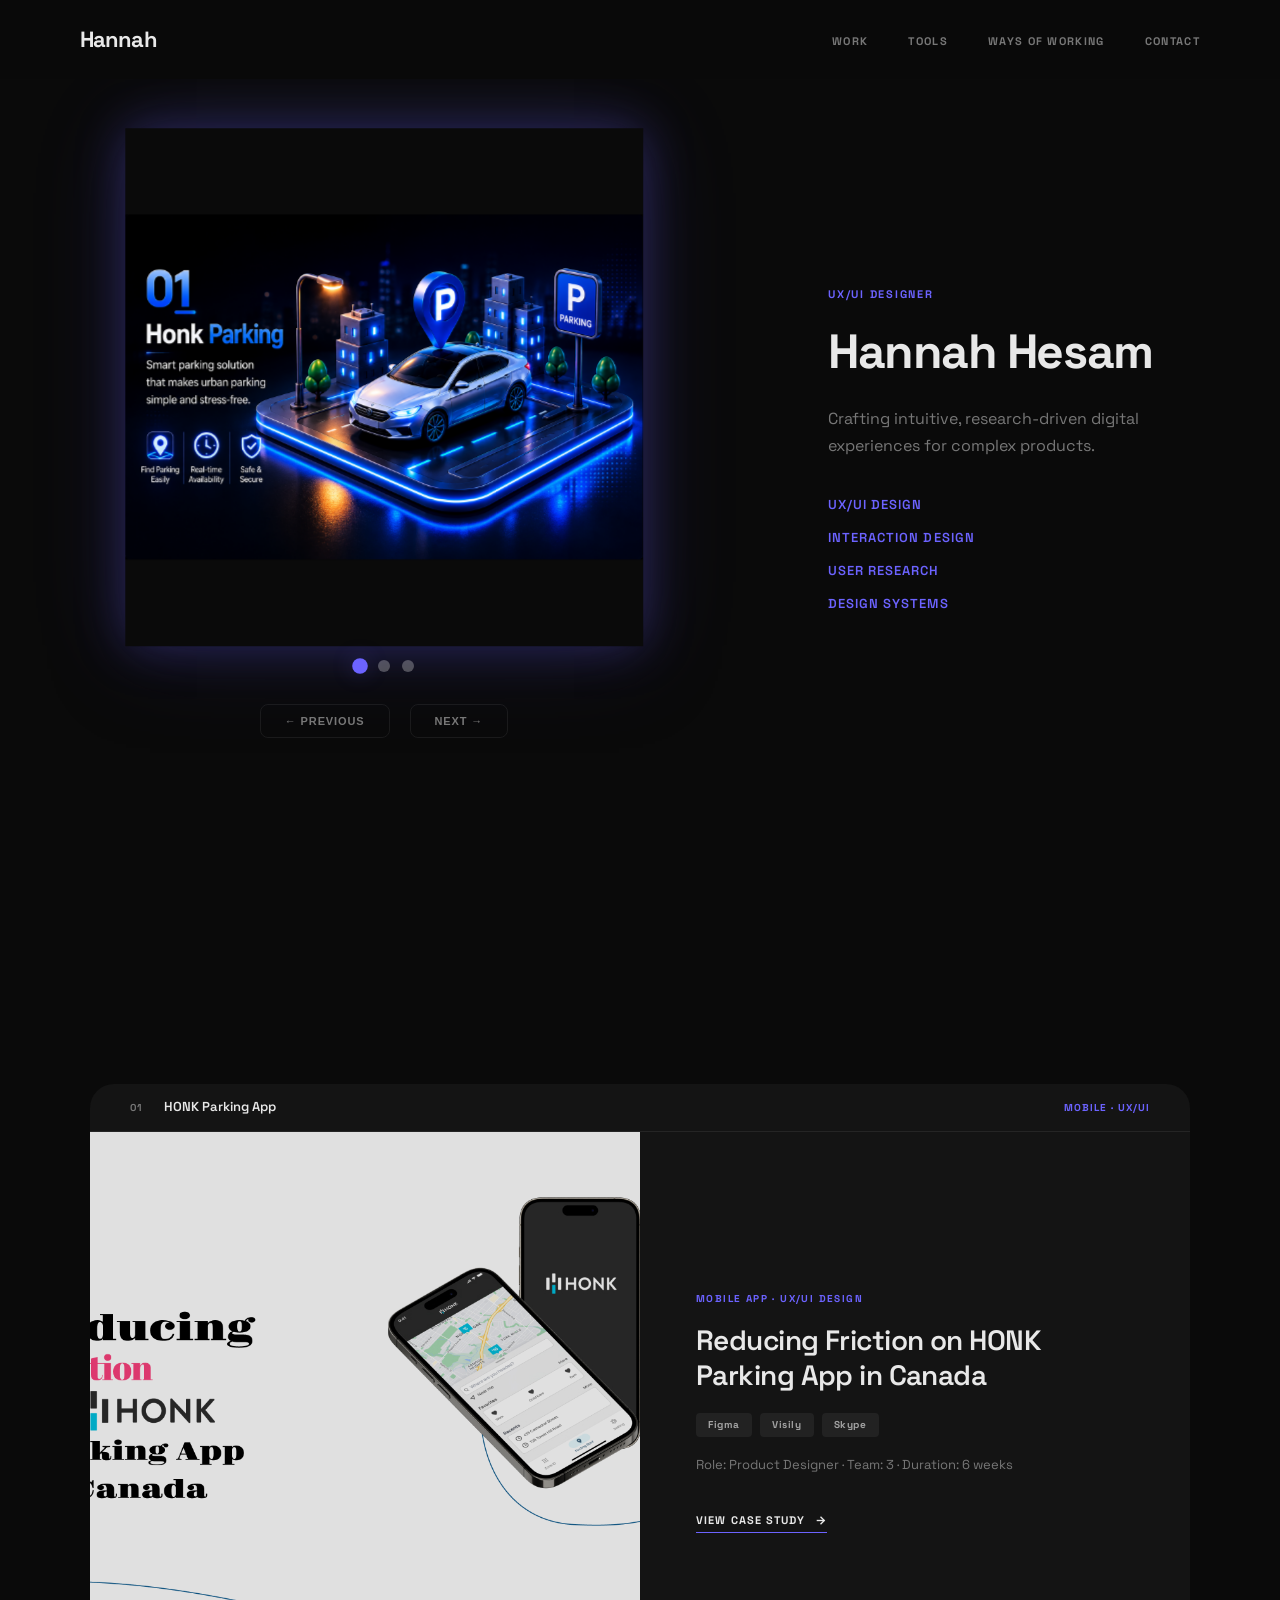
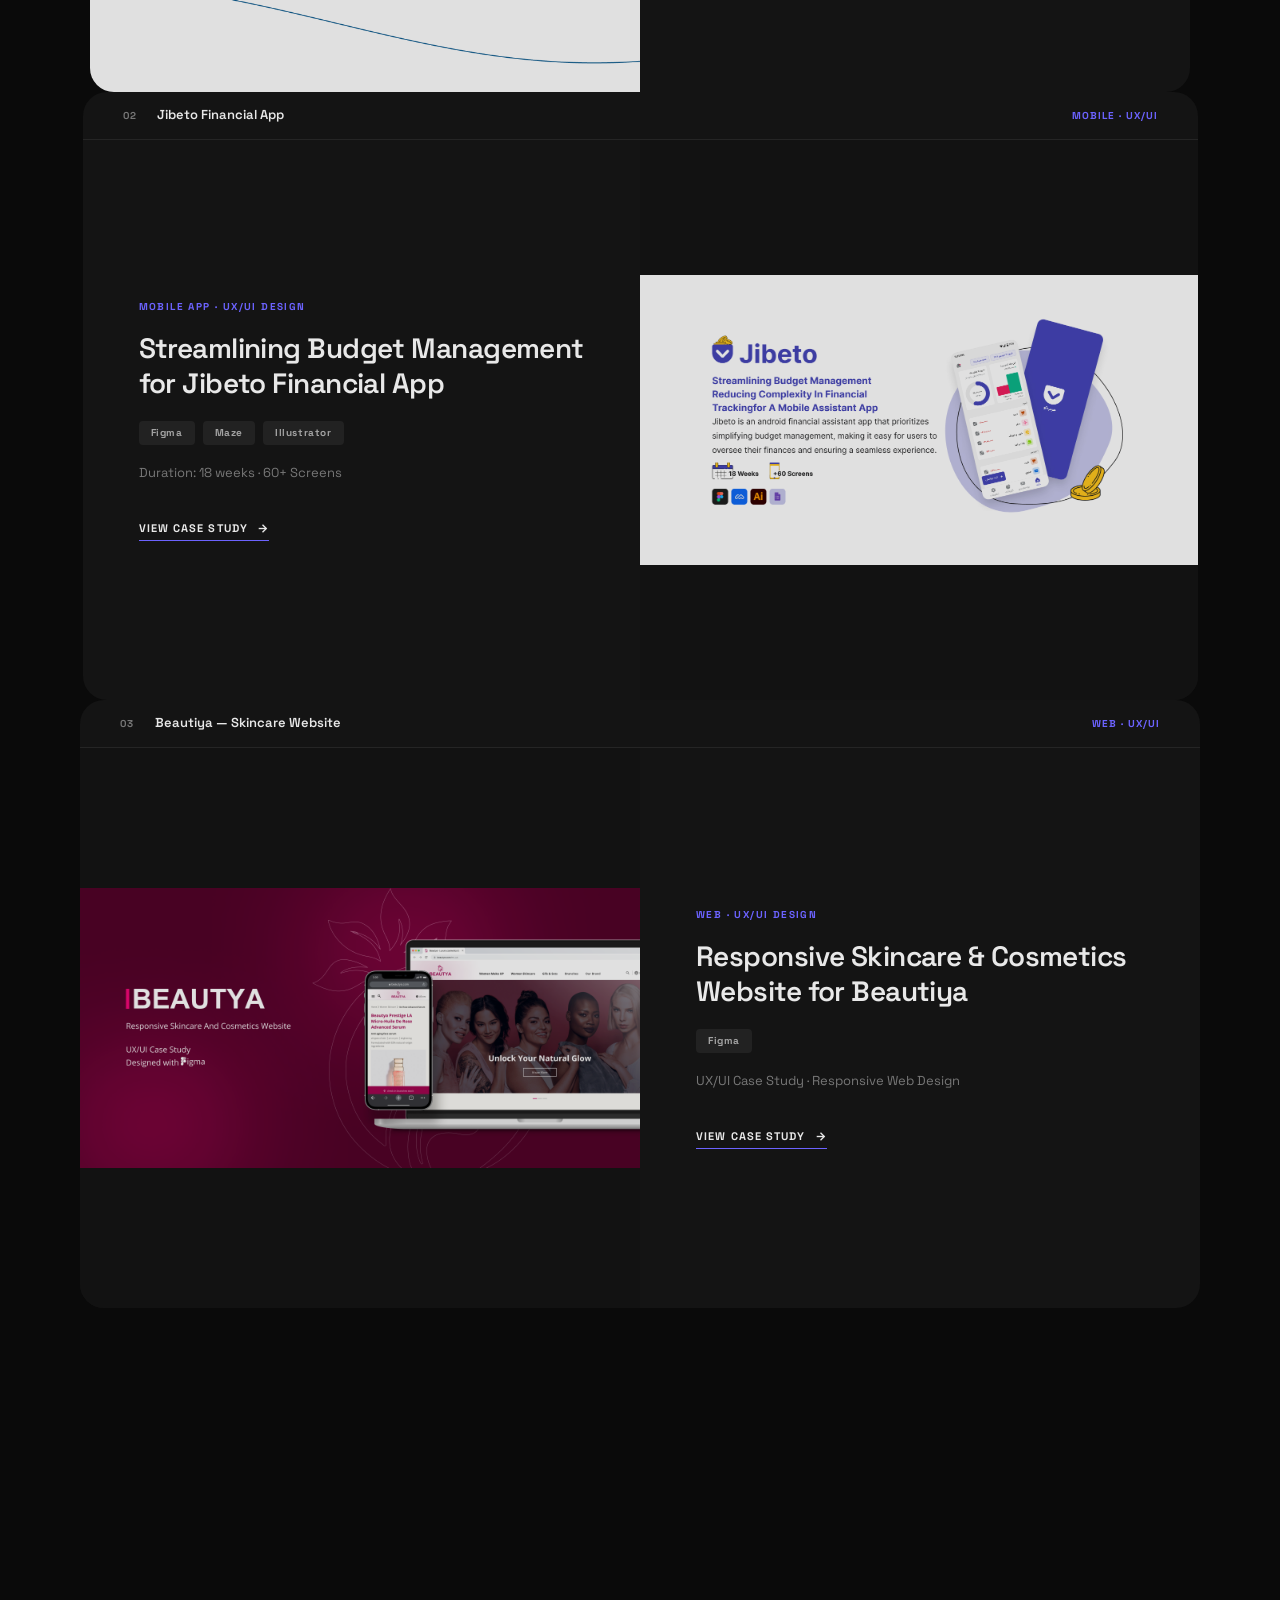
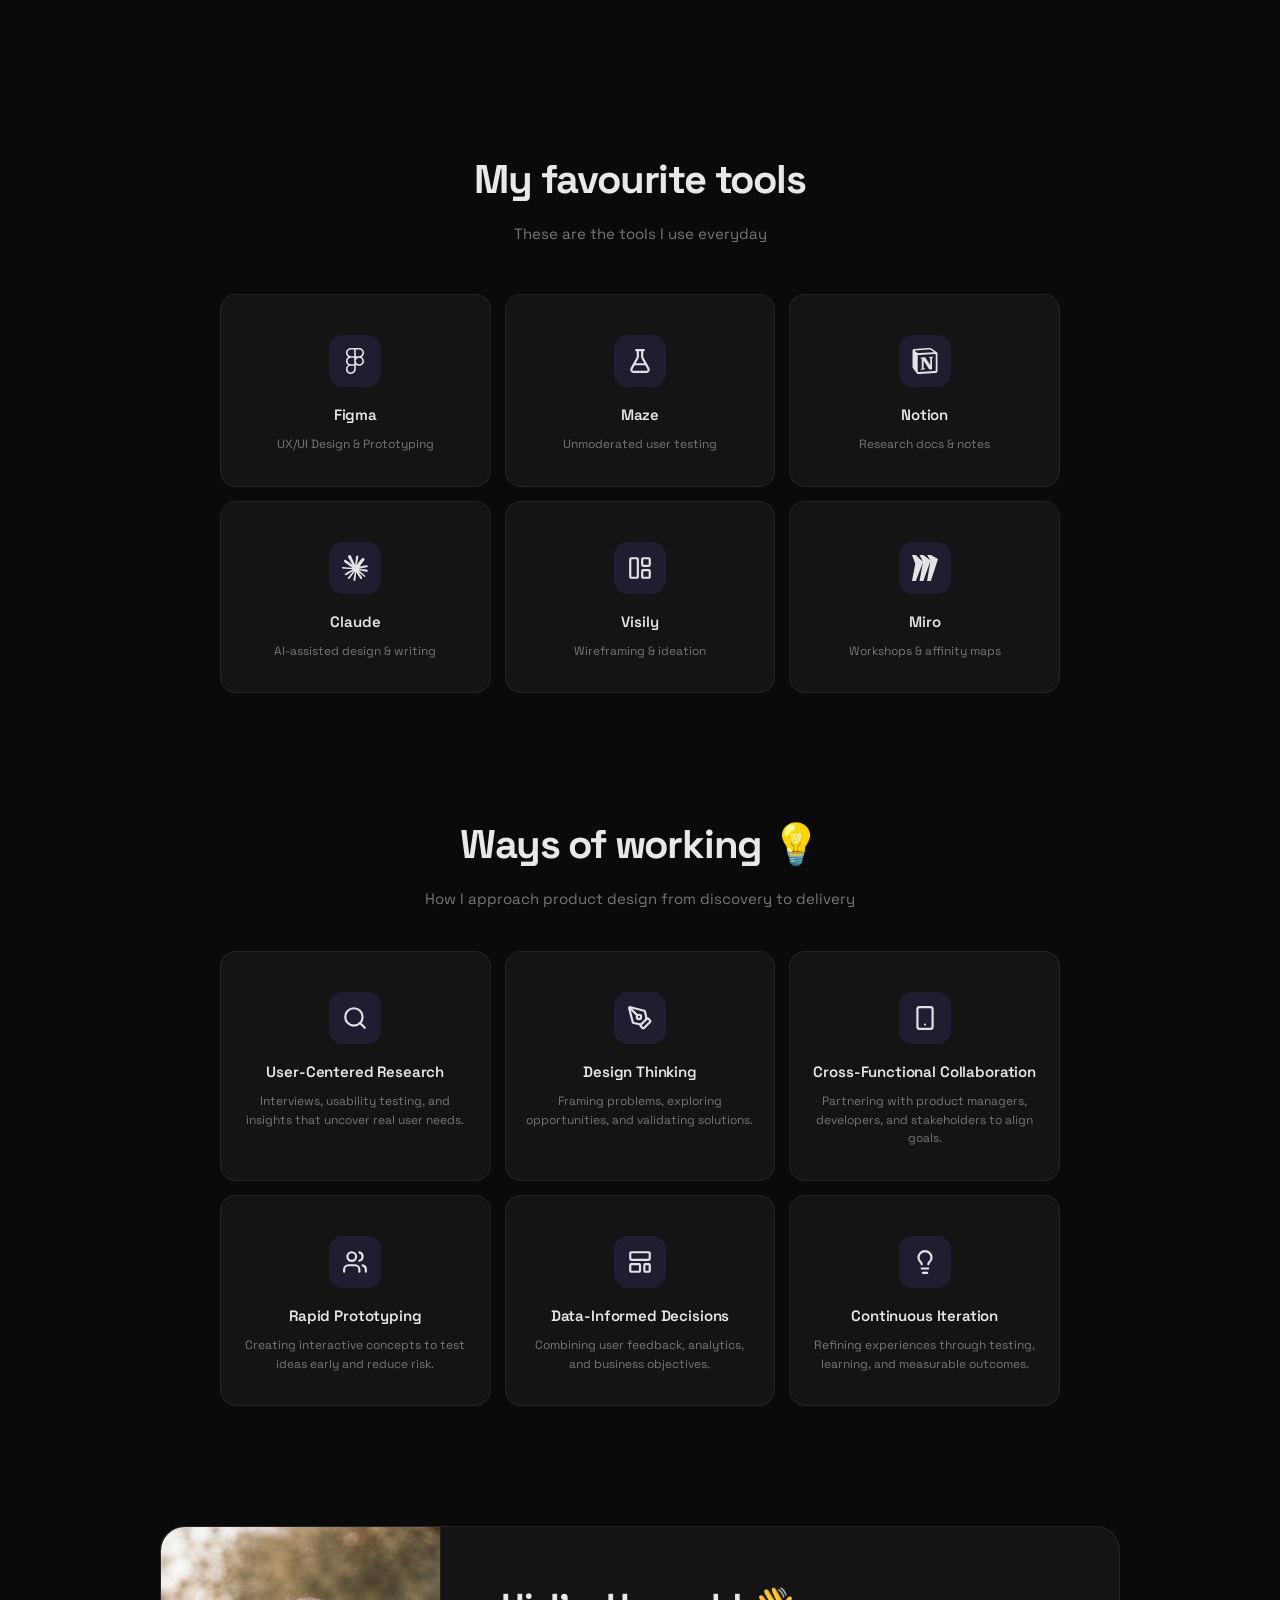
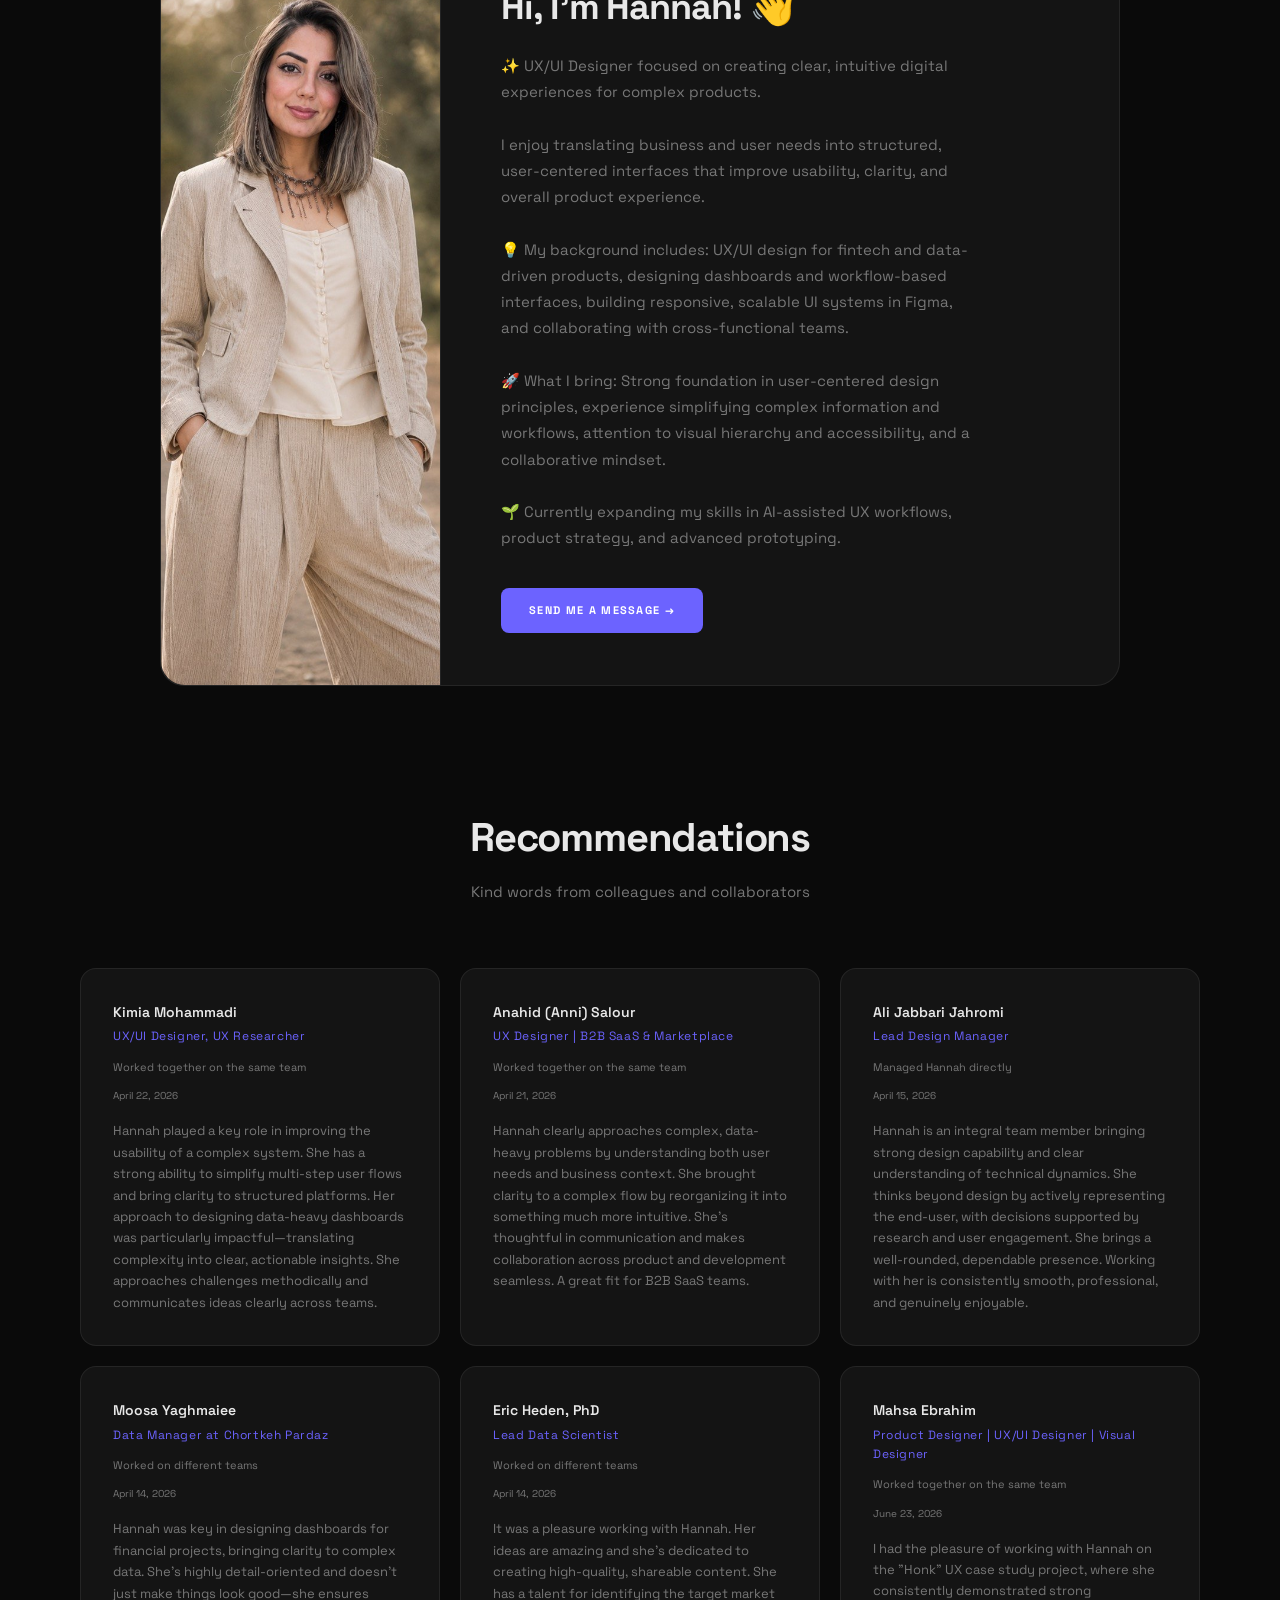
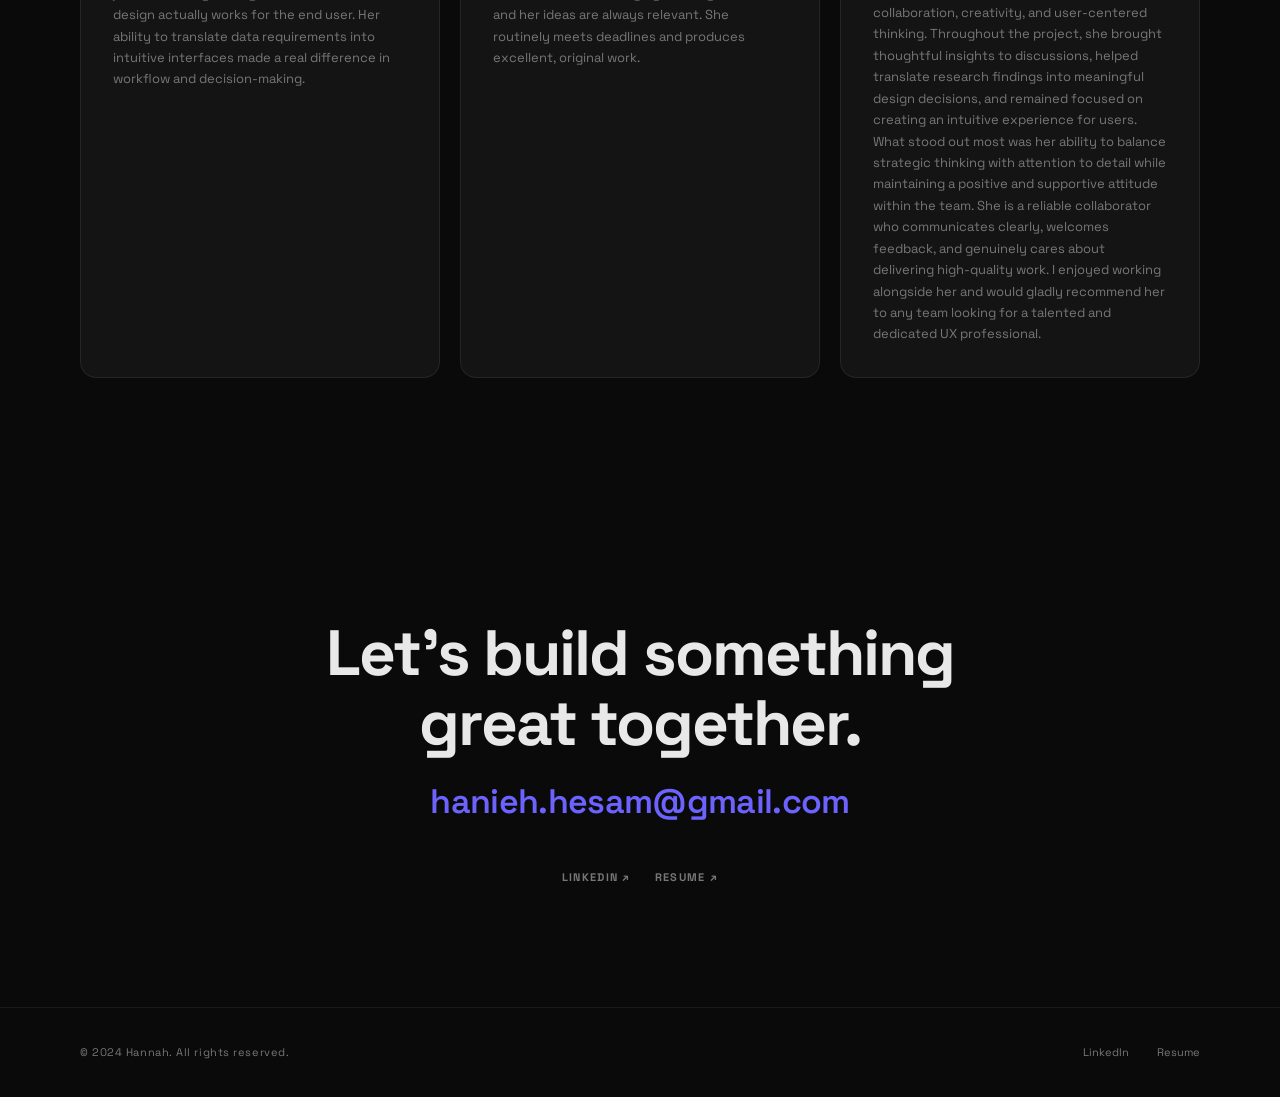
<file: index.html>
<!DOCTYPE html>
<html lang="en">
<head>
  <meta charset="UTF-8">
  <meta name="viewport" content="width=device-width, initial-scale=1.0">
  <title>Hannah — UX/UI Designer</title>
  <link href="https://fonts.googleapis.com/css2?family=Space+Grotesk:wght@300;400;500;600;700&display=swap" rel="stylesheet">
  <style>
    :root {
      --bg: #0A0A0A;
      --surface: #141414;
      --surface-hover: #1c1c1c;
      --text: #E8E8E8;
      --text-muted: #777;
      --accent: #6C63FF;
      --accent-glow: rgba(108,99,255,0.25);
      --border: rgba(255,255,255,0.07);
      --r-sm: 8px;
      --r-md: 16px;
      --r-lg: 24px;
    }

    *, *::before, *::after { box-sizing: border-box; margin: 0; padding: 0; }
    html { scroll-behavior: smooth; }
    body {
      background: var(--bg);
      color: var(--text);
      font-family: 'Space Grotesk', sans-serif;
      line-height: 1.6;
      overflow-x: hidden;
    }

    /* ── ANIMATIONS ── */
    @keyframes wordIn {
      0%   { opacity:0; filter:blur(10px); transform:translateY(40px); }
      50%  { opacity:.5; filter:blur(4px); transform:translateY(-4px); }
      100% { opacity:1; filter:blur(0); transform:translateY(0); }
    }
    @keyframes scaleIn {
      from { transform:scaleX(0); }
      to   { transform:scaleX(1); }
    }

    /* scroll-enter base */
    .anim {
      opacity: 0;
      filter: blur(12px);
      transform: translateY(28px);
      transition:
        opacity .7s cubic-bezier(.25,.46,.45,.94),
        filter  .7s cubic-bezier(.25,.46,.45,.94),
        transform .7s cubic-bezier(.25,.46,.45,.94);
    }
    .anim.in { opacity:1; filter:blur(0); transform:translateY(0); }
    .d1 { transition-delay:.09s; }
    .d2 { transition-delay:.18s; }
    .d3 { transition-delay:.27s; }
    .d4 { transition-delay:.36s; }
    .d5 { transition-delay:.45s; }
    .d6 { transition-delay:.54s; }

    /* ── NAV ── */
    nav {
      position: fixed; top:0; left:0; right:0; z-index:100;
      padding: 22px 80px;
      display: flex; justify-content:space-between; align-items:center;
      background: rgba(10,10,10,.85);
      backdrop-filter: blur(24px);
      -webkit-backdrop-filter: blur(24px);
    }
    .nav-logo {
      font-size: 22px; font-weight:700; letter-spacing:-.04em;
      color: var(--text); text-decoration:none;
    }
    .nav-links { display:flex; gap:40px; list-style:none; }
    .nav-links a {
      font-size:11px; font-weight:700; letter-spacing:.12em; text-transform:uppercase;
      color: var(--text-muted); text-decoration:none; position:relative;
      transition: color .25s;
    }
    .nav-links a::after {
      content:''; position:absolute; bottom:-3px; left:0; width:100%; height:1px;
      background: var(--text); transform:scaleX(0); transform-origin:left;
      transition: transform .25s cubic-bezier(.25,.46,.45,.94);
    }
    .nav-links a:hover { color:var(--text); }
    .nav-links a:hover::after { transform:scaleX(1); }

    .hamburger {
      display:none; background:none; border:none; cursor:pointer; color:var(--text); padding:4px;
    }
    .mob-menu {
      display:none; position:fixed; inset:0; z-index:99;
      background:rgba(10,10,10,.97); flex-direction:column;
      justify-content:center; align-items:center; gap:48px;
    }
    .mob-menu.open { display:flex; }
    .mob-menu a { font-size:36px; font-weight:700; color:var(--text); text-decoration:none; }
    .mob-close {
      position:absolute; top:24px; right:24px;
      background:none; border:none; color:var(--text); cursor:pointer;
    }

    /* ── HERO WRAPPER — SIDE-BY-SIDE LAYOUT ── */
    .hero-wrapper {
      display: flex;
      min-height: 100vh;
      align-items: stretch;
      background: var(--bg);
    }

    /* ── PREMIUM 3D CAROUSEL HERO ── */
    .carousel-hero {
      flex: 0 0 60%;
      display: flex;
      flex-direction: column;
      align-items: center;
      justify-content: center;
      padding: 80px 40px;
      position: relative;
      overflow: hidden;
      background: var(--bg);
    }

    /* ── HERO INFO SECTION ── */
    .hero-info {
      flex: 0 0 40%;
      display: flex;
      flex-direction: column;
      align-items: flex-start;
      justify-content: center;
      padding: 80px 60px;
      background: var(--bg);
    }
    .hero-info-label {
      font-size: 11px;
      font-weight: 700;
      letter-spacing: .16em;
      text-transform: uppercase;
      color: var(--accent);
      margin-bottom: 20px;
      opacity: 0;
      transform: translateY(20px);
      animation: wordIn .7s cubic-bezier(.25,.46,.45,.94) .3s forwards;
    }
    .hero-info-name {
      font-size: clamp(32px, 4vw, 48px);
      font-weight: 700;
      line-height: 1.2;
      letter-spacing: -.03em;
      margin-bottom: 24px;
      opacity: 0;
      transform: translateY(20px);
      animation: wordIn .7s cubic-bezier(.25,.46,.45,.94) .4s forwards;
    }
    .hero-info-desc {
      font-size: 16px;
      line-height: 1.7;
      color: var(--text-muted);
      margin-bottom: 36px;
      opacity: 0;
      transform: translateY(20px);
      animation: wordIn .7s cubic-bezier(.25,.46,.45,.94) .5s forwards;
    }
    .hero-info-specialties {
      display: flex;
      flex-direction: column;
      gap: 12px;
      opacity: 0;
      transform: translateY(20px);
      animation: wordIn .7s cubic-bezier(.25,.46,.45,.94) .6s forwards;
    }
    .hero-specialty {
      font-size: 13px;
      font-weight: 600;
      letter-spacing: .08em;
      text-transform: uppercase;
      color: var(--accent);
    }

    .carousel-container {
      width: 100%;
      max-width: 500px;
      height: 450px;
      perspective: 1200px;
      position: relative;
      display: flex;
      align-items: center;
      justify-content: center;
    }

    .carousel-track {
      position: relative;
      width: 100%;
      height: 100%;
      display: flex;
      align-items: center;
      justify-content: center;
    }

    .carousel-item {
      position: absolute;
      width: 100%;
      max-width: 450px;
      height: 100%;
      display: flex;
      align-items: center;
      justify-content: center;
      will-change: transform, opacity;
      transform-origin: center;
      opacity: 0;
      filter: blur(2px);
      pointer-events: none;
    }

    .carousel-item img {
      width: 100%;
      height: 100%;
      object-fit: contain;
      object-position: center;
      display: block;
    }

    /* Active (center) state */
    .carousel-item.active {
      transform: scale(1.15) translateZ(100px);
      opacity: 1;
      z-index: 3;
      filter: none;
      pointer-events: auto;
      box-shadow:
        0 0 40px rgba(108, 99, 255, 0.3),
        0 0 80px rgba(108, 99, 255, 0.15),
        0 20px 60px rgba(0, 0, 0, 0.4);
      animation: carouselFloat 3s ease-in-out infinite;
    }

    /* Inactive (prev) state */
    .carousel-item.prev {
      transform: translateX(-280px) scale(0.85) translateZ(0);
      opacity: 0;
      z-index: 1;
      filter: blur(3px);
    }

    /* Inactive (next) state */
    .carousel-item.next {
      transform: translateX(280px) scale(0.85) translateZ(0);
      opacity: 0;
      z-index: 1;
      filter: blur(3px);
    }

    @keyframes carouselFloat {
      0%, 100% { transform: scale(1.15) translateY(0px) translateZ(100px); }
      50% { transform: scale(1.15) translateY(-12px) translateZ(100px); }
    }

    /* Smooth transitions with staggered timing */
    .carousel-item.transitioning {
      transition:
        opacity 0.6s cubic-bezier(.25, .46, .45, .94),
        transform 1.0s cubic-bezier(.25, .46, .45, .94),
        filter 0.8s cubic-bezier(.25, .46, .45, .94),
        box-shadow 1.0s cubic-bezier(.25, .46, .45, .94);
    }

    /* Suppress animation while transitioning */
    .carousel-item.active.transitioning {
      animation: none !important;
    }

    /* Navigation controls */
    .carousel-nav {
      display: flex;
      gap: 12px;
      margin-top: 48px;
      justify-content: center;
      z-index: 5;
    }

    .nav-dot {
      width: 12px;
      height: 12px;
      border-radius: 50%;
      background: rgba(232, 232, 232, 0.3);
      border: none;
      cursor: pointer;
      transition: all .3s cubic-bezier(.25, .46, .45, .94);
      padding: 0;
    }

    .nav-dot:hover {
      background: rgba(232, 232, 232, 0.6);
      transform: scale(1.2);
    }

    .nav-dot.active {
      background: var(--accent);
      box-shadow: 0 0 16px var(--accent-glow);
      transform: scale(1.3);
    }

    .carousel-arrows {
      display: flex;
      gap: 20px;
      margin-top: 32px;
      justify-content: center;
      z-index: 5;
    }

    .arrow {
      padding: 10px 24px;
      font-size: 11px;
      font-weight: 700;
      letter-spacing: .08em;
      text-transform: uppercase;
      background: transparent;
      color: var(--text-muted);
      border: 1px solid var(--border);
      border-radius: var(--r-sm);
      cursor: pointer;
      transition: all .3s cubic-bezier(.25, .46, .45, .94);
    }

    .arrow:hover {
      color: var(--text);
      border-color: rgba(232, 232, 232, 0.3);
      transform: translateY(-2px);
    }

    .arrow:active {
      transform: translateY(0);
    }

    /* buttons */
    .btn {
      display: inline-flex;
      align-items: center;
      gap: 8px;
      font-size: 11px;
      font-weight: 700;
      letter-spacing: .12em;
      text-transform: uppercase;
      text-decoration: none;
      padding: 14px 28px;
      border-radius: var(--r-sm);
      cursor: pointer;
      border: none;
      transition: transform .2s cubic-bezier(.4, 0, .2, 1), box-shadow .2s;
    }
    .btn:active { transform: scale(.97) !important; }
    .btn-fill { background: var(--accent); color: #fff; }
    .btn-fill:hover { transform: scale(1.05); box-shadow: 0 8px 32px var(--accent-glow); }
    .btn-outline { background: transparent; color: var(--text); border: 1px solid var(--border); }
    .btn-outline:hover { transform: scale(1.05); border-color: rgba(255, 255, 255, .25); }

    /* ── INTRO SECTION ── */
    .intro-section {
      padding: 100px 80px;
      text-align: center;
      background: var(--bg);
      border-bottom: 1px solid var(--border);
    }
    .intro-headline {
      font-size: clamp(28px, 4vw, 48px);
      font-weight: 700;
      letter-spacing: -.03em;
      margin-bottom: 24px;
      color: var(--text);
    }
    .intro-headline .accent {
      color: var(--accent);
    }
    .intro-description {
      font-size: 18px;
      line-height: 1.7;
      color: var(--text-muted);
      max-width: 640px;
      margin: 0 auto 48px;
    }
    .intro-specialties {
      display: flex;
      justify-content: center;
      gap: 32px;
      flex-wrap: wrap;
      max-width: 800px;
      margin: 0 auto;
    }
    .specialty-item {
      font-size: 13px;
      font-weight: 600;
      letter-spacing: .08em;
      text-transform: uppercase;
      color: var(--accent);
      position: relative;
      padding: 0 16px;
    }
    .specialty-item:not(:last-child)::after {
      content: '·';
      position: absolute;
      right: -16px;
      color: var(--text-muted);
    }

    /* ── SECTION SHELL ── */
    .sec { padding:120px 80px; }
    .sec-label {
      display:inline-block; font-size:10px; font-weight:700; letter-spacing:.18em;
      text-transform:uppercase; color:var(--text-muted); margin-bottom:64px;
      position:relative;
    }
    .sec-label::after {
      content:''; position:absolute; bottom:-10px; left:0; width:100%; height:1px;
      background:var(--accent); transform:scaleX(0); transform-origin:left;
    }
    .sec-label.in::after { animation: scaleIn .9s cubic-bezier(.76,0,.24,1) .15s forwards; }

    /* ── WORK — STICKY FOLDING STACK ──
       Identical to stacky.framer.website:
       • All cards are direct siblings inside one scroll container — no wrappers.
       • Each card is position:sticky with top increasing by PEEK_H (48px) per card.
       • Later cards in the DOM appear on top (natural z stacking).
       • When you scroll, each new card slides up and covers the previous one,
         leaving only its PEEK_H strip visible — exactly like dealing cards.
       • Slightly increasing max-width per card creates a perspective fan.
    */
    .work-sticky-section {
      padding-top: 0;
      padding-bottom: 0;
    }
    .work-section-header { padding: 120px 80px 64px; }

    /* The stack container — all 3 sticky cards live directly inside this */
    .work-stack {
      position: relative;
      /* bottom padding keeps the full last card visible after scrolling */
      padding-bottom: 320px;
    }

    .work-card-sticky {
      position: sticky;
      /* top & max-width set per-card via inline style */
      width: calc(100% - 160px);
      margin: 0 auto;
      border-radius: var(--r-lg);
      overflow: hidden;
      background: var(--surface);
      transform-origin: top center;
      /* transition only for hover bg; transform is JS-driven */
      transition: background .4s, box-shadow .4s;
    }
    .work-card-sticky:hover {
      background: var(--surface-hover);
      box-shadow: 0 24px 60px rgba(0,0,0,.6);
    }

    /* ── PEEK STRIP ──
       This 48px bar is what shows when a card is buried under the next one.
       Height must equal the step between each card's `top` value.
    */
    .card-peek {
      height: 48px;
      display: flex;
      align-items: center;
      gap: 20px;
      padding: 0 40px;
      border-bottom: 1px solid var(--border);
    }
    .card-peek-num  { font-size:10px; font-weight:700; letter-spacing:.14em; color:var(--text-muted); }
    .card-peek-name { font-size:13px; font-weight:600; color:var(--text); flex:1; }
    .card-peek-cat  { font-size:10px; font-weight:700; letter-spacing:.1em; text-transform:uppercase; color:var(--accent); }

    /* ── CARD BODY ── */
    .card-inner {
      display: grid;
      grid-template-columns: 1fr 1fr;
      min-height: 560px;
    }
    .card-inner.rev { direction: rtl; }
    .card-inner.rev > * { direction: ltr; }

    .wc-img { overflow: hidden; display: flex; align-items: stretch; }
    .wc-img img {
      width: 100%; height: 100%;
      object-fit: cover; object-position: top center;
      display: block;
      transition: transform .7s cubic-bezier(.25,.46,.45,.94), filter .7s;
      filter: brightness(.88);
    }
    .wc-img.contain img {
      object-fit: contain; object-position: center;
      background: var(--surface);
    }
    .work-card-sticky:hover .wc-img img { transform: scale(1.04); filter: brightness(1); }
    .wc-body { padding: 48px 56px; display: flex; flex-direction: column; justify-content: center; }
    .wc-cat {
      font-size: 10px; font-weight: 700; letter-spacing: .14em; text-transform: uppercase;
      color: var(--accent); margin-bottom: 16px;
    }
    .wc-title { font-size: 28px; font-weight: 600; line-height: 1.25; letter-spacing: -.02em; margin-bottom: 20px; }
    .wc-tags { display: flex; flex-wrap: wrap; gap: 8px; margin-bottom: 18px; }
    .tag {
      background: rgba(255,255,255,.06); color: rgba(232,232,232,.65);
      padding: 4px 12px; border-radius: 4px; font-size: 10px; font-weight: 700; letter-spacing: .06em;
    }
    .wc-meta { font-size: 13px; color: var(--text-muted); margin-bottom: 36px; }
    .wc-cta {
      display: inline-flex; align-items: center; gap: 8px;
      font-size:11px; font-weight:700; letter-spacing:.1em; text-transform:uppercase;
      color:var(--text); text-decoration:none;
      padding-bottom:3px; border-bottom:1px solid var(--accent); width:fit-content;
      transition:gap .2s, color .2s;
    }
    .wc-cta svg { width:13px; height:13px; transition:transform .2s; }
    .wc-cta:hover { gap:14px; color:var(--accent); }
    .wc-cta:hover svg { transform:translateX(3px); }

    /* ── TOOLS + WAYS OF WORKING — centered 3×2 icon card grid ── */
    .tools-header { margin-bottom: 48px; text-align: center; }
    .tools-h {
      font-size: clamp(26px, 3.5vw, 40px); font-weight: 700;
      letter-spacing: -.03em; margin-bottom: 10px; text-align: center;
    }
    .tools-sub-text { font-size: 15px; color: var(--text-muted); text-align: center; }
    .tools-sub-text { margin-bottom: 40px; }

    .icon-grid {
      display: grid;
      grid-template-columns: repeat(3, 1fr);
      gap: 14px;
      max-width: 840px;
      margin: 0 auto;
    }
    .icon-card {
      background: var(--surface); border: 1px solid var(--border);
      border-radius: var(--r-md); padding: 40px 20px 32px;
      text-align: center; display: flex; flex-direction: column;
      align-items: center; gap: 8px;
      transition: background .3s, transform .3s cubic-bezier(.25,.46,.45,.94), box-shadow .3s;
    }
    .icon-card:hover {
      background: var(--surface-hover);
      transform: translateY(-5px);
      box-shadow: 0 16px 40px rgba(0,0,0,.45);
    }
    .ic-icon-wrap {
      width: 52px; height: 52px; border-radius: 14px;
      background: rgba(108,99,255,.12);
      display: flex; align-items: center; justify-content: center;
      margin-bottom: 8px;
    }
    .ic-icon {
      width: 26px; height: 26px;
      filter: brightness(0) invert(1); opacity: .88;
    }
    .ic-num {
      font-size: 10px; font-weight: 700; letter-spacing: .16em; color: var(--accent);
    }
    .ic-title { font-size: 15px; font-weight: 600; letter-spacing: -.01em; }
    .ic-desc { font-size: 12px; color: var(--text-muted); line-height: 1.55; }

    /* ── ABOUT CARD — same width as work cards ── */
    .about-section { padding: 0 80px 120px; }
    .about-card {
      width: calc(100% - 160px); max-width: 1130px; margin: 0 auto;
      background: var(--surface); border: 1px solid var(--border);
      border-radius: var(--r-lg); display: grid;
      grid-template-columns: 280px 1fr;
      transition: box-shadow .35s;
    }
    .about-card:hover { box-shadow: 0 20px 60px rgba(0,0,0,.45); }
    .about-img-wrap {
      overflow: hidden;
      min-height: 320px; border-right: 1px solid var(--border);
      border-radius: var(--r-lg) 0 0 var(--r-lg);
    }
    .about-img-wrap img {
      width: 100%; height: 100%; object-fit: cover; object-position: center top; display: block;
    }
    .about-body {
      padding: 52px 60px;
      display: flex; flex-direction: column; justify-content: center;
    }
    .about-greeting {
      font-size: clamp(26px, 3vw, 36px); font-weight: 700;
      letter-spacing: -.03em; margin-bottom: 16px;
    }
    .about-desc {
      font-size: 15px; line-height: 1.75; color: var(--text-muted);
      max-width: 480px; margin-bottom: 36px;
    }
    .about-btn {
      align-self: flex-start;
      display: inline-flex; align-items: center; gap: 8px;
      font-size: 11px; font-weight: 700; letter-spacing: .12em; text-transform: uppercase;
      text-decoration: none; padding: 14px 28px; border-radius: var(--r-sm);
      background: var(--accent); color: #fff;
      transition: transform .2s, box-shadow .2s;
    }
    .about-btn:hover { transform: scale(1.05); box-shadow: 0 8px 32px var(--accent-glow); }

    /* ── CONTACT ── */
    .contact-sec { padding:120px 80px; text-align:center; display:flex; flex-direction:column; align-items:center; }
    .contact-h {
      font-size:clamp(38px,5vw,68px); font-weight:700; line-height:1.1;
      letter-spacing:-.03em; max-width:700px; margin-bottom:16px;
    }
    .contact-sub { font-size:16px; color:var(--text-muted); margin-bottom:48px; }
    .contact-email {
      display:inline-block; font-size:clamp(18px,3vw,34px); font-weight:600;
      letter-spacing:-.02em; color:var(--accent); text-decoration:none;
      margin-bottom:40px; position:relative;
    }
    .contact-email::after {
      content:''; position:absolute; bottom:-3px; left:0; width:100%; height:2px;
      background:var(--accent); transform:scaleX(0); transform-origin:center;
      transition:transform .3s;
    }
    .contact-email:hover::after { transform:scaleX(1); }
    .contact-socials { display:flex; gap:24px; justify-content:center; }
    .soc-link {
      font-size:11px; font-weight:700; letter-spacing:.12em; text-transform:uppercase;
      color:var(--text-muted); text-decoration:none;
      transition:color .2s, transform .2s;
    }
    .soc-link:hover { color:var(--text); transform:translateX(3px); }

    /* ── RECOMMENDATIONS ── */
    .recommendations-section { padding: 0 80px 120px; }
    .recommendations-header { text-align: center; margin-bottom: 64px; }
    .rec-h { font-size: clamp(26px, 3.5vw, 40px); font-weight: 700; letter-spacing: -.03em; margin-bottom: 10px; }
    .rec-sub { font-size: 15px; color: var(--text-muted); }
    .rec-grid { display: grid; grid-template-columns: repeat(auto-fit, minmax(320px, 1fr)); gap: 20px; max-width: 1200px; margin: 0 auto; }
    .rec-card {
      background: var(--surface); border: 1px solid var(--border);
      border-radius: var(--r-md); padding: 32px;
      transition: background .3s, box-shadow .3s;
      display: flex; flex-direction: column;
    }
    .rec-card:hover { background: var(--surface-hover); box-shadow: 0 16px 40px rgba(0,0,0,.45); }
    .rec-author { font-size: 14px; font-weight: 600; color: var(--text); margin-bottom: 4px; }
    .rec-title { font-size: 12px; color: var(--accent); margin-bottom: 12px; letter-spacing: .05em; }
    .rec-relation { font-size: 11px; color: var(--text-muted); margin-bottom: 12px; }
    .rec-date { font-size: 10px; color: var(--text-muted); margin-bottom: 16px; }
    .rec-text { font-size: 13px; color: var(--text-muted); line-height: 1.65; flex: 1; }

    /* ── FOOTER ── */
    footer {
      padding:36px 80px; border-top:1px solid var(--border);
      display:flex; justify-content:space-between; align-items:center;
    }
    .foot-copy { font-size:11px; color:var(--text-muted); letter-spacing:.05em; }
    .foot-links { display:flex; gap:28px; }
    .foot-links a {
      font-size:11px; color:var(--text-muted); text-decoration:none;
      transition:color .2s;
    }
    .foot-links a:hover { color:var(--text); }

    /* ── RESPONSIVE ── */
    @media(max-width:900px){
      nav { padding:18px 24px; }
      .nav-links { display:none; }
      .hamburger { display:block; }
      .hero-wrapper { flex-direction: column; min-height: auto; }
      .carousel-hero { flex: 0 0 auto; padding: 60px 24px; min-height: auto; }
      .hero-info { flex: 0 0 auto; padding: 50px 24px; }
      .hero-info-name { font-size: 28px; margin-bottom: 16px; }
      .hero-info-desc { font-size: 14px; margin-bottom: 28px; }
      .hero-info-specialties { gap: 10px; }
      .intro-section { padding: 80px 24px; }
      .intro-description { font-size: 16px; }
      .intro-specialties { gap: 16px; }
      .specialty-item { padding: 0 8px; }
      .specialty-item:not(:last-child)::after { right: -8px; }
      .carousel-container { height: 380px; }
      .carousel-item {
        max-width: 320px;
      }
      .carousel-item.active {
        transform: scale(1.1) translateZ(80px);
      }
      .carousel-item.prev,
      .carousel-item.next {
        transform: translateX(200px) scale(0.8) translateZ(0);
      }
      .carousel-item.prev {
        transform: translateX(-200px) scale(0.8) translateZ(0);
      }
      .carousel-nav { margin-top: 36px; }
      .carousel-arrows { margin-top: 24px; }
      .sec { padding:80px 24px; }
      /* Work sticky — disable on mobile, show flat */
      .work-section-header { padding: 80px 24px 48px; }
      .work-stack { padding-bottom: 0; }
      .work-card-sticky {
        position: relative !important;
        top: auto !important;
        max-width: 100% !important;
        width: calc(100% - 48px) !important;
        transform: none !important;
        margin-bottom: 4px;
      }
      .card-inner { grid-template-columns: 1fr; min-height: auto; }
      .card-inner.rev { direction: ltr; }
      .wc-img { height: 240px; }
      .wc-img img { height: 240px; }
      .wc-body { padding: 32px 28px; }
      .wc-title { font-size: 20px; }
      .icon-grid { grid-template-columns: repeat(2, 1fr); max-width: 100%; }
      .about-section { padding: 0 24px 80px; }
      .about-card { grid-template-columns: 1fr; width: calc(100% - 48px); max-width: 100%; }
      .about-img-wrap { min-height: 200px; border-right: none; border-bottom: 1px solid var(--border); border-radius: var(--r-lg) var(--r-lg) 0 0; }
      .about-body { padding: 32px 28px; }
      .recommendations-section { padding: 0 24px 80px; }
      .rec-grid { grid-template-columns: 1fr; }
      .contact-sec { padding:80px 24px; }
      footer { padding:28px 24px; flex-direction:column; gap:16px; text-align:center; }
    }
    @media(max-width:480px){
      nav { padding:16px 16px; }
      .hero-info { padding: 40px 16px; }
      .hero-info-label { font-size: 10px; margin-bottom: 12px; }
      .hero-info-name { font-size: 22px; margin-bottom: 14px; }
      .hero-info-desc { font-size: 13px; margin-bottom: 24px; }
      .intro-section { padding: 60px 16px; }
      .intro-headline { font-size: 24px; margin-bottom: 16px; }
      .intro-description { font-size: 14px; margin-bottom: 32px; }
      .intro-specialties { gap: 12px; flex-direction: column; }
      .specialty-item { padding: 0; }
      .specialty-item:not(:last-child)::after { display: none; }
      .carousel-hero { padding: 80px 16px 48px; }
      .carousel-container { height: 300px; }
      .carousel-item {
        max-width: 260px;
      }
      .carousel-item.prev,
      .carousel-item.next {
        display: none;
      }
      .carousel-arrows { gap: 12px; }
      .arrow { padding: 8px 16px; font-size: 10px; }
      .icon-grid { grid-template-columns: 1fr; }
      .icon-card { padding: 32px 16px 24px; }
    }
    @media(prefers-reduced-motion:reduce){
      *,*::before,*::after { animation-duration:.01ms !important; transition-duration:.01ms !important; }
    }
  </style>
</head>
<body>

<!-- NAV -->
<nav>
  <a class="nav-logo" href="#">Hannah</a>
  <ul class="nav-links">
    <li><a href="#work">Work</a></li>
    <li><a href="#tools">Tools</a></li>
    <li><a href="#skills">Ways of working</a></li>
    <li><a href="#contact">Contact</a></li>
  </ul>
  <button class="hamburger" id="ham" aria-label="Menu">
    <svg width="22" height="22" viewBox="0 0 24 24" fill="none" stroke="currentColor" stroke-width="2">
      <line x1="3" y1="6" x2="21" y2="6"/><line x1="3" y1="12" x2="21" y2="12"/><line x1="3" y1="18" x2="21" y2="18"/>
    </svg>
  </button>
</nav>

<!-- MOBILE MENU -->
<div class="mob-menu" id="mobMenu">
  <button class="mob-close" onclick="closeMob()" aria-label="Close">
    <svg width="24" height="24" viewBox="0 0 24 24" fill="none" stroke="currentColor" stroke-width="2">
      <line x1="18" y1="6" x2="6" y2="18"/><line x1="6" y1="6" x2="18" y2="18"/>
    </svg>
  </button>
  <a href="#work" onclick="closeMob()">Work</a>
  <a href="#tools" onclick="closeMob()">Tools</a>
  <a href="#skills" onclick="closeMob()">Ways of working</a>
  <a href="#contact" onclick="closeMob()">Contact</a>
</div>

<!-- HERO WRAPPER — CAROUSEL + INFO SIDE-BY-SIDE -->
<div class="hero-wrapper">
  <!-- CAROUSEL HERO -->
  <section class="carousel-hero" id="carouselHero">
    <div class="carousel-container">
      <div class="carousel-track" id="carouselTrack">
        <!-- Honk Parking -->
        <div class="carousel-item active" data-index="0" data-project="honk">
          <img src="Home Hero/01_Honk.png" alt="Honk Parking Project" loading="lazy">
        </div>
        <!-- Jibeto Finance -->
        <div class="carousel-item next" data-index="1" data-project="jibeto">
          <img src="Home Hero/02_Jibeto.png" alt="Jibeto Finance Project" loading="lazy">
        </div>
        <!-- Beautiya -->
        <div class="carousel-item next" data-index="2" data-project="beautiya">
          <img src="Home Hero/03_Beautya.png" alt="Beautiya Project" loading="lazy">
        </div>
      </div>
    </div>

    <!-- Navigation Dots -->
    <div class="carousel-nav">
      <button class="nav-dot active" data-index="0" aria-label="Project 1: Honk Parking"></button>
      <button class="nav-dot" data-index="1" aria-label="Project 2: Jibeto Finance"></button>
      <button class="nav-dot" data-index="2" aria-label="Project 3: Beautiya"></button>
    </div>

    <!-- Navigation Arrows -->
    <div class="carousel-arrows">
      <button class="arrow prev" aria-label="Previous project">← Previous</button>
      <button class="arrow next" aria-label="Next project">Next →</button>
    </div>
  </section>

  <!-- HERO INFO SECTION -->
  <section class="hero-info">
    <div class="hero-info-label">UX/UI Designer</div>
    <h1 class="hero-info-name">Hannah Hesam</h1>
    <p class="hero-info-desc">
      Crafting intuitive, research-driven digital experiences for complex products.
    </p>
    <div class="hero-info-specialties">
      <div class="hero-specialty">UX/UI Design</div>
      <div class="hero-specialty">Interaction Design</div>
      <div class="hero-specialty">User Research</div>
      <div class="hero-specialty">Design Systems</div>
    </div>
  </section>
</div>

<!-- WORK — Identical sticky fold to stacky.framer.website -->
<!--
  HOW THIS WORKS:
  All 3 cards are direct siblings inside .work-stack (NO individual wrappers).
  position:sticky + the cards' own natural height creates scroll distance.
  Card 1 sticks at top:80px.  Card 2 scrolls up and sticks at top:128px,
  leaving 48px of Card 1 visible above it.  Card 3 sticks at top:176px,
  leaving 48px of Card 2 and 96px of Card 1 above it.
  Result: a fan of peeking card tabs — identical to the Stacky fold effect.
-->
<section id="work" class="work-sticky-section">

  <div class="work-section-header">
  </div>

  <div class="work-stack">

    <!--
      Card 1 — HONK
      top: 80px  (nav height ~72px + small buffer)
      max-width: 1100px  (narrowest — deepest in fan when buried)
      z-order: first in DOM → sits behind Card 2 & 3 naturally
    -->
    <div class="work-card-sticky" style="top:80px; max-width:1100px;">
      <div class="card-peek">
        <span class="card-peek-num">01</span>
        <span class="card-peek-name">HONK Parking App</span>
        <span class="card-peek-cat">Mobile · UX/UI</span>
      </div>
      <div class="card-inner">
        <div class="wc-img">
          <img src="portfoli_cases/Honk/01_header.png" alt="HONK Parking App case study" loading="lazy">
        </div>
        <div class="wc-body">
          <span class="wc-cat">Mobile App · UX/UI Design</span>
          <h3 class="wc-title">Reducing Friction on HONK Parking App in Canada</h3>
          <div class="wc-tags">
            <span class="tag">Figma</span><span class="tag">Visily</span><span class="tag">Skype</span>
          </div>
          <p class="wc-meta">Role: Product Designer · Team: 3 · Duration: 6 weeks</p>
          <a href="honk.html" class="wc-cta">
            View Case Study
            <svg viewBox="0 0 24 24" fill="none" stroke="currentColor" stroke-width="2.5">
              <line x1="5" y1="12" x2="19" y2="12"/><polyline points="12 5 19 12 12 19"/>
            </svg>
          </a>
        </div>
      </div>
    </div>

    <!--
      Card 2 — JIBETO
      top: 128px  (= 80 + 48px peek strip)
      max-width: 1120px  (medium — mid fan)
      z-order: second → sits above Card 1, below Card 3
    -->
    <div class="work-card-sticky" style="top:128px; max-width:1115px;">
      <div class="card-peek">
        <span class="card-peek-num">02</span>
        <span class="card-peek-name">Jibeto Financial App</span>
        <span class="card-peek-cat">Mobile · UX/UI</span>
      </div>
      <div class="card-inner rev">
        <div class="wc-img contain">
          <img src="portfoli_cases/Jibeto/Header.png" alt="Jibeto Financial App case study" loading="lazy">
        </div>
        <div class="wc-body">
          <span class="wc-cat">Mobile App · UX/UI Design</span>
          <h3 class="wc-title">Streamlining Budget Management for Jibeto Financial App</h3>
          <div class="wc-tags">
            <span class="tag">Figma</span><span class="tag">Maze</span><span class="tag">Illustrator</span>
          </div>
          <p class="wc-meta">Duration: 18 weeks · 60+ Screens</p>
          <a href="jibeto.html" class="wc-cta">
            View Case Study
            <svg viewBox="0 0 24 24" fill="none" stroke="currentColor" stroke-width="2.5">
              <line x1="5" y1="12" x2="19" y2="12"/><polyline points="12 5 19 12 12 19"/>
            </svg>
          </a>
        </div>
      </div>
    </div>

    <!--
      Card 3 — BEAUTIYA
      top: 176px  (= 128 + 48px peek strip)
      max-width: 1140px  (widest — frontmost in fan, full card visible)
      z-order: last → naturally on top of Card 1 & 2
    -->
    <div class="work-card-sticky" style="top:176px; max-width:1130px;">
      <div class="card-peek">
        <span class="card-peek-num">03</span>
        <span class="card-peek-name">Beautiya — Skincare Website</span>
        <span class="card-peek-cat">Web · UX/UI</span>
      </div>
      <div class="card-inner">
        <div class="wc-img contain">
          <img src="portfoli_cases/beautiya/00_header.png" alt="Beautiya Cosmetics Website case study" loading="lazy">
        </div>
        <div class="wc-body">
          <span class="wc-cat">Web · UX/UI Design</span>
          <h3 class="wc-title">Responsive Skincare &amp; Cosmetics Website for Beautiya</h3>
          <div class="wc-tags">
            <span class="tag">Figma</span>
          </div>
          <p class="wc-meta">UX/UI Case Study · Responsive Web Design</p>
          <a href="beautiya.html" class="wc-cta">
            View Case Study
            <svg viewBox="0 0 24 24" fill="none" stroke="currentColor" stroke-width="2.5">
              <line x1="5" y1="12" x2="19" y2="12"/><polyline points="12 5 19 12 12 19"/>
            </svg>
          </a>
        </div>
      </div>
    </div>

  </div><!-- /.work-stack -->

</section>

<!-- TOOLS -->
<section id="tools" class="sec">
  <div class="tools-header">
    <h2 class="tools-h anim">My favourite tools</h2>
    <p class="tools-sub-text anim d1">These are the tools I use everyday</p>
  </div>
  <div class="icon-grid">
    <div class="icon-card anim">
      <div class="ic-icon-wrap">
        <img class="ic-icon" src="icons/tool-figma.svg" alt="" width="26" height="26">
      </div>
      <span class="ic-title">Figma</span>
      <span class="ic-desc">UX/UI Design &amp; Prototyping</span>
    </div>
    <div class="icon-card anim d1">
      <div class="ic-icon-wrap">
        <img class="ic-icon" src="icons/tool-maze.svg" alt="" width="26" height="26">
      </div>
      <span class="ic-title">Maze</span>
      <span class="ic-desc">Unmoderated user testing</span>
    </div>
    <div class="icon-card anim d2">
      <div class="ic-icon-wrap">
        <img class="ic-icon" src="icons/tool-notion.svg" alt="" width="26" height="26">
      </div>
      <span class="ic-title">Notion</span>
      <span class="ic-desc">Research docs &amp; notes</span>
    </div>
    <div class="icon-card anim d3">
      <div class="ic-icon-wrap">
        <img class="ic-icon" src="icons/tool-claude.svg" alt="" width="26" height="26">
      </div>
      <span class="ic-title">Claude</span>
      <span class="ic-desc">AI-assisted design &amp; writing</span>
    </div>
    <div class="icon-card anim d4">
      <div class="ic-icon-wrap">
        <img class="ic-icon" src="icons/tool-visily.svg" alt="" width="26" height="26">
      </div>
      <span class="ic-title">Visily</span>
      <span class="ic-desc">Wireframing &amp; ideation</span>
    </div>
    <div class="icon-card anim d5">
      <div class="ic-icon-wrap">
        <img class="ic-icon" src="icons/tool-miro.svg" alt="" width="26" height="26">
      </div>
      <span class="ic-title">Miro</span>
      <span class="ic-desc">Workshops &amp; affinity maps</span>
    </div>
  </div>
</section>

<!-- WAYS OF WORKING -->
<section id="skills" class="sec" style="padding-top:0;">
  <h2 class="tools-h anim">Ways of working 💡</h2>
  <p class="tools-sub-text anim d1">How I approach product design from discovery to delivery</p>
  <div class="icon-grid">
    <div class="icon-card anim">
      <div class="ic-icon-wrap">
        <img class="ic-icon" src="icons/wow-research.svg" alt="" width="26" height="26">
      </div>
      <h3 class="ic-title">User-Centered Research</h3>
      <p class="ic-desc">Interviews, usability testing, and insights that uncover real user needs.</p>
    </div>
    <div class="icon-card anim d1">
      <div class="ic-icon-wrap">
        <img class="ic-icon" src="icons/wow-uidesign.svg" alt="" width="26" height="26">
      </div>
      <h3 class="ic-title">Design Thinking</h3>
      <p class="ic-desc">Framing problems, exploring opportunities, and validating solutions.</p>
    </div>
    <div class="icon-card anim d2">
      <div class="ic-icon-wrap">
        <img class="ic-icon" src="icons/wow-prototype.svg" alt="" width="26" height="26">
      </div>
      <h3 class="ic-title">Cross-Functional Collaboration</h3>
      <p class="ic-desc">Partnering with product managers, developers, and stakeholders to align goals.</p>
    </div>
    <div class="icon-card anim d3">
      <div class="ic-icon-wrap">
        <img class="ic-icon" src="icons/wow-testing.svg" alt="" width="26" height="26">
      </div>
      <h3 class="ic-title">Rapid Prototyping</h3>
      <p class="ic-desc">Creating interactive concepts to test ideas early and reduce risk.</p>
    </div>
    <div class="icon-card anim d4">
      <div class="ic-icon-wrap">
        <img class="ic-icon" src="icons/wow-wireframe.svg" alt="" width="26" height="26">
      </div>
      <h3 class="ic-title">Data-Informed Decisions</h3>
      <p class="ic-desc">Combining user feedback, analytics, and business objectives.</p>
    </div>
    <div class="icon-card anim d5">
      <div class="ic-icon-wrap">
        <img class="ic-icon" src="icons/wow-workshops.svg" alt="" width="26" height="26">
      </div>
      <h3 class="ic-title">Continuous Iteration</h3>
      <p class="ic-desc">Refining experiences through testing, learning, and measurable outcomes.</p>
    </div>
  </div>
</section>

<!-- ABOUT CARD -->
<section class="about-section">
  <div class="about-card anim">
    <div class="about-img-wrap">
      <img src="portfoli_cases/hannah.jpg" alt="Hannah">
    </div>
    <div class="about-body">
      <h2 class="about-greeting">Hi, I'm Hannah! 👋</h2>
      <p class="about-desc">✨ UX/UI Designer focused on creating clear, intuitive digital experiences for complex products.<br><br>I enjoy translating business and user needs into structured, user-centered interfaces that improve usability, clarity, and overall product experience.<br><br>💡 My background includes: UX/UI design for fintech and data-driven products, designing dashboards and workflow-based interfaces, building responsive, scalable UI systems in Figma, and collaborating with cross-functional teams.<br><br>🚀 What I bring: Strong foundation in user-centered design principles, experience simplifying complex information and workflows, attention to visual hierarchy and accessibility, and a collaborative mindset.<br><br>🌱 Currently expanding my skills in AI-assisted UX workflows, product strategy, and advanced prototyping.</p>
      <a href="mailto:hanieh.hesam@gmail.com" class="about-btn">Send me a message →</a>
    </div>
  </div>
</section>

<!-- RECOMMENDATIONS -->
<section class="recommendations-section">
  <div class="recommendations-header">
    <h2 class="rec-h anim">Recommendations</h2>
    <p class="rec-sub anim d1">Kind words from colleagues and collaborators</p>
  </div>
  <div class="rec-grid">
    <div class="rec-card anim">
      <div class="rec-author">Kimia Mohammadi</div>
      <div class="rec-title">UX/UI Designer, UX Researcher</div>
      <div class="rec-relation">Worked together on the same team</div>
      <div class="rec-date">April 22, 2026</div>
      <div class="rec-text">Hannah played a key role in improving the usability of a complex system. She has a strong ability to simplify multi-step user flows and bring clarity to structured platforms. Her approach to designing data-heavy dashboards was particularly impactful—translating complexity into clear, actionable insights. She approaches challenges methodically and communicates ideas clearly across teams.</div>
    </div>
    <div class="rec-card anim d1">
      <div class="rec-author">Anahid (Anni) Salour</div>
      <div class="rec-title">UX Designer | B2B SaaS & Marketplace</div>
      <div class="rec-relation">Worked together on the same team</div>
      <div class="rec-date">April 21, 2026</div>
      <div class="rec-text">Hannah clearly approaches complex, data-heavy problems by understanding both user needs and business context. She brought clarity to a complex flow by reorganizing it into something much more intuitive. She's thoughtful in communication and makes collaboration across product and development seamless. A great fit for B2B SaaS teams.</div>
    </div>
    <div class="rec-card anim d2">
      <div class="rec-author">Ali Jabbari Jahromi</div>
      <div class="rec-title">Lead Design Manager</div>
      <div class="rec-relation">Managed Hannah directly</div>
      <div class="rec-date">April 15, 2026</div>
      <div class="rec-text">Hannah is an integral team member bringing strong design capability and clear understanding of technical dynamics. She thinks beyond design by actively representing the end-user, with decisions supported by research and user engagement. She brings a well-rounded, dependable presence. Working with her is consistently smooth, professional, and genuinely enjoyable.</div>
    </div>
    <div class="rec-card anim d3">
      <div class="rec-author">Moosa Yaghmaiee</div>
      <div class="rec-title">Data Manager at Chortkeh Pardaz</div>
      <div class="rec-relation">Worked on different teams</div>
      <div class="rec-date">April 14, 2026</div>
      <div class="rec-text">Hannah was key in designing dashboards for financial projects, bringing clarity to complex data. She's highly detail-oriented and doesn't just make things look good—she ensures design actually works for the end user. Her ability to translate data requirements into intuitive interfaces made a real difference in workflow and decision-making.</div>
    </div>
    <div class="rec-card anim d4">
      <div class="rec-author">Eric Heden, PhD</div>
      <div class="rec-title">Lead Data Scientist</div>
      <div class="rec-relation">Worked on different teams</div>
      <div class="rec-date">April 14, 2026</div>
      <div class="rec-text">It was a pleasure working with Hannah. Her ideas are amazing and she's dedicated to creating high-quality, shareable content. She has a talent for identifying the target market and her ideas are always relevant. She routinely meets deadlines and produces excellent, original work.</div>
    </div>
    <div class="rec-card anim d5">
      <div class="rec-author">Mahsa Ebrahim</div>
      <div class="rec-title">Product Designer | UX/UI Designer | Visual Designer</div>
      <div class="rec-relation">Worked together on the same team</div>
      <div class="rec-date">June 23, 2026</div>
      <div class="rec-text">I had the pleasure of working with Hannah on the "Honk" UX case study project, where she consistently demonstrated strong collaboration, creativity, and user-centered thinking. Throughout the project, she brought thoughtful insights to discussions, helped translate research findings into meaningful design decisions, and remained focused on creating an intuitive experience for users. What stood out most was her ability to balance strategic thinking with attention to detail while maintaining a positive and supportive attitude within the team. She is a reliable collaborator who communicates clearly, welcomes feedback, and genuinely cares about delivering high-quality work. I enjoyed working alongside her and would gladly recommend her to any team looking for a talented and dedicated UX professional.</div>
    </div>
  </div>
</section>

<!-- CONTACT -->
<section class="contact-sec" id="contact">
  <h2 class="contact-h anim">Let's build something<br>great together.</h2>
  <a href="mailto:hanieh.hesam@gmail.com" class="contact-email anim d2">hanieh.hesam@gmail.com</a>
  <div class="contact-socials anim d3">
    <a href="https://www.linkedin.com/in/hannah-hesam/?lipi=urn%3Ali%3Apage%3Ad_flagship3_profile_view_base_contact_details%3Bv1RwMyJSRaONhoY%2FcxsM%2FA%3D%3D" class="soc-link" target="_blank" rel="noopener">LinkedIn ↗</a>
    <a href="resources/hannah_cv.pdf" class="soc-link" target="_blank" rel="noopener">Resume ↗</a>
  </div>
</section>

<!-- FOOTER -->
<footer>
  <span class="foot-copy">© 2024 Hannah. All rights reserved.</span>
  <div class="foot-links">
    <a href="https://www.linkedin.com/in/hannah-hesam/?lipi=urn%3Ali%3Apage%3Ad_flagship3_profile_view_base_contact_details%3Bv1RwMyJSRaONhoY%2FcxsM%2FA%3D%3D" target="_blank" rel="noopener">LinkedIn</a>
    <a href="resources/hannah_cv.pdf" target="_blank" rel="noopener">Resume</a>
  </div>
</footer>

<script>
  // Mobile menu
  document.getElementById('ham').addEventListener('click',()=>{
    document.getElementById('mobMenu').classList.add('open');
    document.body.style.overflow='hidden';
  });
  function closeMob(){
    document.getElementById('mobMenu').classList.remove('open');
    document.body.style.overflow='';
  }

  // Premium 3D Carousel System
  class Carousel {
    constructor() {
      this.currentIndex = 0;
      this.itemCount = 3;
      this.autoRotateDelay = 4500; // 4.5 seconds
      this.transitionDuration = 1200; // 1.2 seconds
      this.autoRotateTimer = null;
      this.isTransitioning = false;

      this.track = document.getElementById('carouselTrack');
      this.items = document.querySelectorAll('.carousel-item');
      this.navDots = document.querySelectorAll('.nav-dot');
      this.prevBtn = document.querySelector('.arrow.prev');
      this.nextBtn = document.querySelector('.arrow.next');

      this.init();
    }

    init() {
      // Event listeners
      this.prevBtn?.addEventListener('click', () => this.handleNav('prev'));
      this.nextBtn?.addEventListener('click', () => this.handleNav('next'));
      this.navDots.forEach((dot, index) => {
        dot.addEventListener('click', () => this.goToSlide(index));
      });

      // Keyboard navigation
      document.addEventListener('keydown', (e) => {
        if (e.key === 'ArrowLeft') this.handleNav('prev');
        if (e.key === 'ArrowRight') this.handleNav('next');
      });

      // Mouse wheel navigation (optional)
      let wheelTimeout;
      document.addEventListener('wheel', (e) => {
        clearTimeout(wheelTimeout);
        wheelTimeout = setTimeout(() => {
          if (e.deltaY > 0) this.handleNav('next');
          if (e.deltaY < 0) this.handleNav('prev');
        }, 100);
      }, { passive: true });

      // Start auto-rotation
      this.startAutoRotate();

      // Pause on hover
      this.track?.addEventListener('mouseenter', () => this.pauseAutoRotate());
      this.track?.addEventListener('mouseleave', () => this.startAutoRotate());
    }

    handleNav(direction) {
      this.pauseAutoRotate();
      if (direction === 'prev') {
        this.currentIndex = (this.currentIndex - 1 + this.itemCount) % this.itemCount;
      } else {
        this.currentIndex = (this.currentIndex + 1) % this.itemCount;
      }
      this.updateCarousel();
      this.startAutoRotate();
    }

    goToSlide(index) {
      this.pauseAutoRotate();
      this.currentIndex = index;
      this.updateCarousel();
      this.startAutoRotate();
    }

    updateCarousel() {
      // Add transitioning class to all items to enable CSS transitions
      this.items.forEach(item => {
        item.classList.add('transitioning');
      });

      // Small delay to ensure transitioning class is applied before state changes
      requestAnimationFrame(() => {
        this.items.forEach((item, index) => {
          // Reset state classes
          item.classList.remove('active', 'prev', 'next');

          // Apply new state based on position relative to current index
          if (index === this.currentIndex) {
            item.classList.add('active');
          } else if (index === (this.currentIndex - 1 + this.itemCount) % this.itemCount) {
            item.classList.add('prev');
          } else {
            item.classList.add('next');
          }
        });
      });

      // Update navigation dots
      this.navDots.forEach((dot, index) => {
        dot.classList.toggle('active', index === this.currentIndex);
      });

      // Remove transition class after animation completes to reset timing
      setTimeout(() => {
        this.items.forEach(item => item.classList.remove('transitioning'));
      }, 1000);
    }

    startAutoRotate() {
      if (this.autoRotateTimer) clearInterval(this.autoRotateTimer);
      this.autoRotateTimer = setInterval(() => {
        this.currentIndex = (this.currentIndex + 1) % this.itemCount;
        this.updateCarousel();
      }, this.autoRotateDelay + this.transitionDuration);
    }

    pauseAutoRotate() {
      if (this.autoRotateTimer) clearInterval(this.autoRotateTimer);
    }
  }

  // Initialize carousel on page load
  function runHero() {
    window.carousel = new Carousel();
  }

  // Intersection observer
  function runScrollAnimations(){
    const io = new IntersectionObserver(entries=>{
      entries.forEach(e=>{
        if(e.isIntersecting){
          e.target.classList.add('in');
          io.unobserve(e.target);
        }
      });
    },{threshold:.1});

    document.querySelectorAll('.anim').forEach(el=>io.observe(el));
    document.querySelectorAll('.sec-label').forEach(el=>io.observe(el));
  }

  // ── Sticky card scale effect ──
  // Matches Stacky: as each card scrolls out of its "own" space and gets
  // buried, it scales down slightly (1.0 → 0.96) to reinforce the depth fold.
  // Cards are direct siblings — we use their getBoundingClientRect top values
  // relative to each other to determine burial progress.
  function setupCardScaleEffect() {
    if (window.matchMedia('(max-width:900px)').matches) return;

    const cards = Array.from(document.querySelectorAll('.work-card-sticky'));
    if (!cards.length) return;

    function onScroll() {
      cards.forEach((card, i) => {
        const nextCard = cards[i + 1];
        if (!nextCard) {
          // Last card: never scale down
          card.style.transform = 'scale(1)';
          return;
        }

        // How far has the next card climbed over this one?
        // When nextCard's rect.top equals nextCard's sticky top, it just stuck.
        // Before that, nextCard is scrolling up toward this card.
        const thisTop  = parseFloat(card.style.top)  || 80;
        const nextTop  = parseFloat(nextCard.style.top) || 128;
        const nextRect = nextCard.getBoundingClientRect();

        // progress: 0 = next card's top is at bottom of viewport (not yet arrived)
        //           1 = next card has fully covered this card (stuck at its top offset)
        const travel   = window.innerHeight - nextTop; // distance next card needs to travel
        const covered  = window.innerHeight - nextRect.top;
        const progress = Math.max(0, Math.min(1, covered / travel));

        // Scale this card from 1.0 → 0.95 as it gets buried
        const scale = 1 - progress * 0.05;
        card.style.transform = `scale(${scale})`;
      });
    }

    window.addEventListener('scroll', onScroll, { passive: true });
    onScroll();
  }

  window.addEventListener('load',()=>{
    window.scrollTo(0,0);
    runHero();
    runScrollAnimations();
    setupCardScaleEffect();
  });
</script>
</body>
</html>
</file>
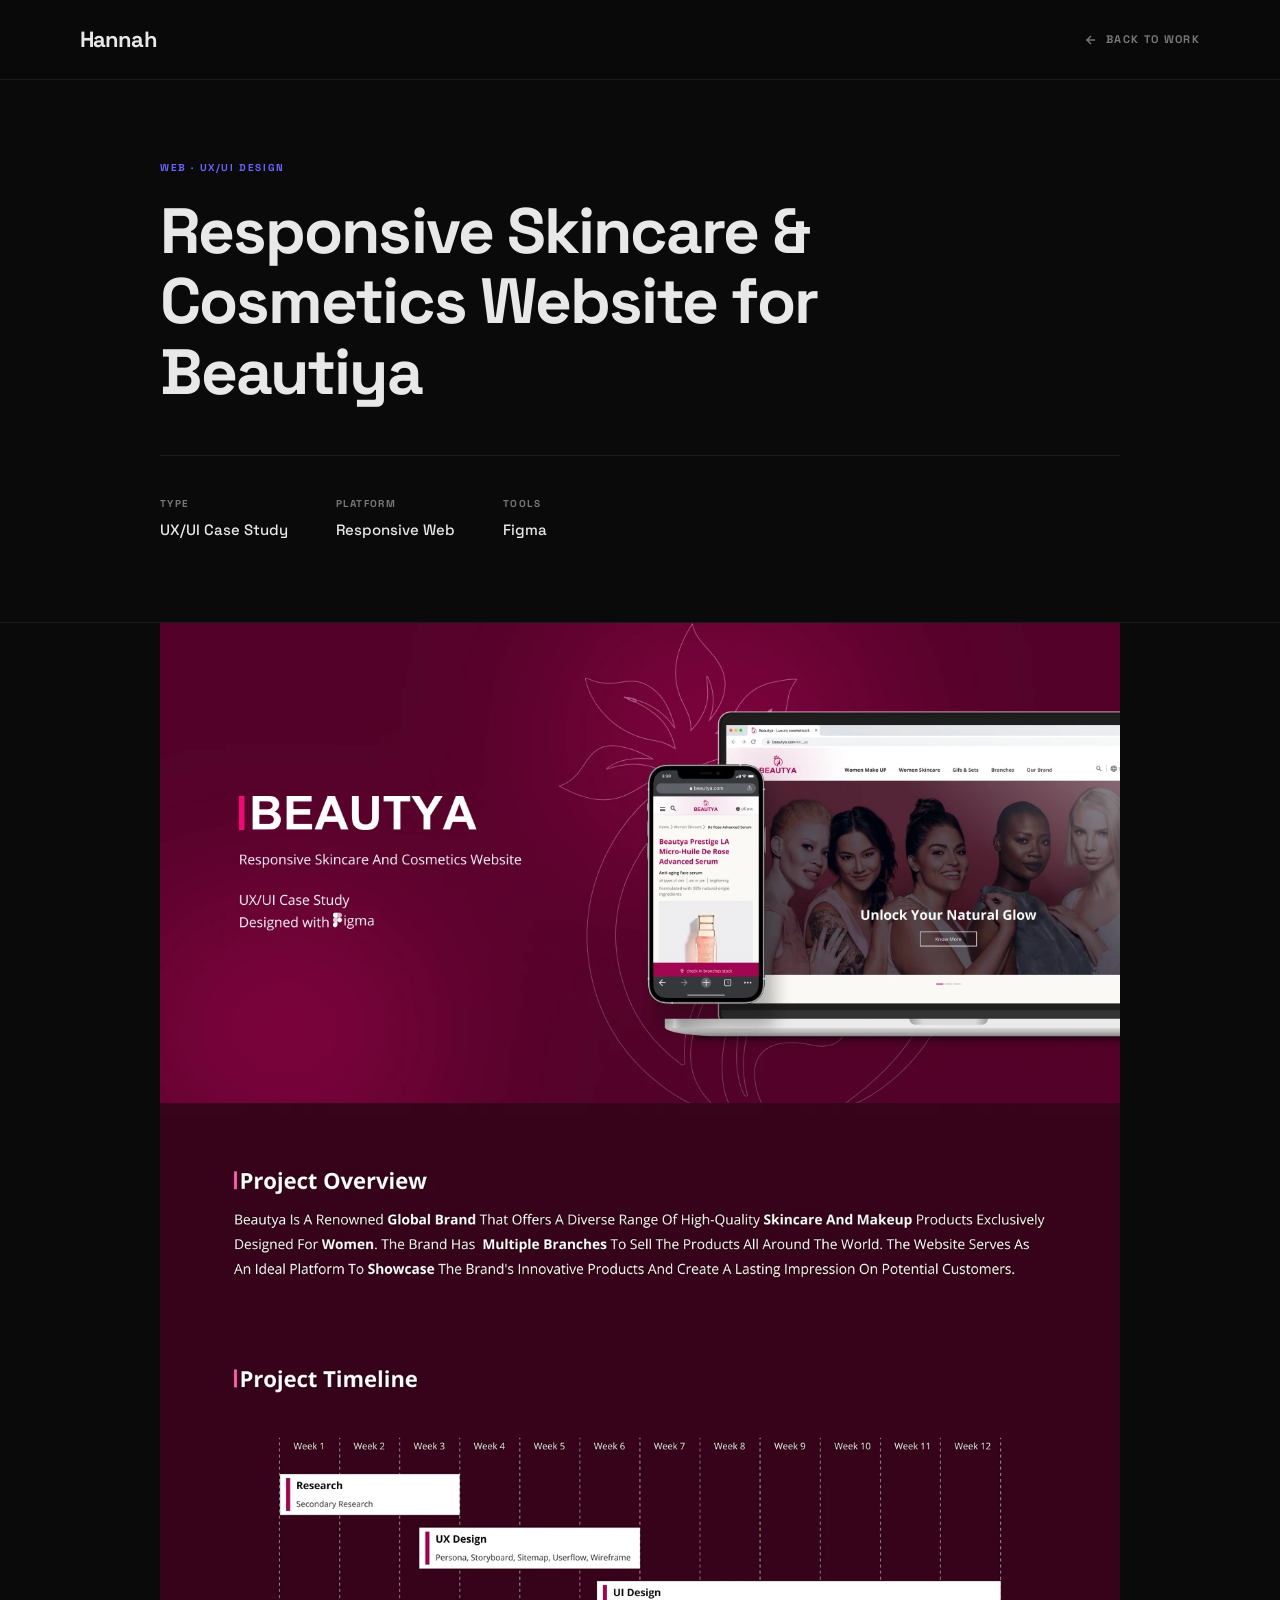
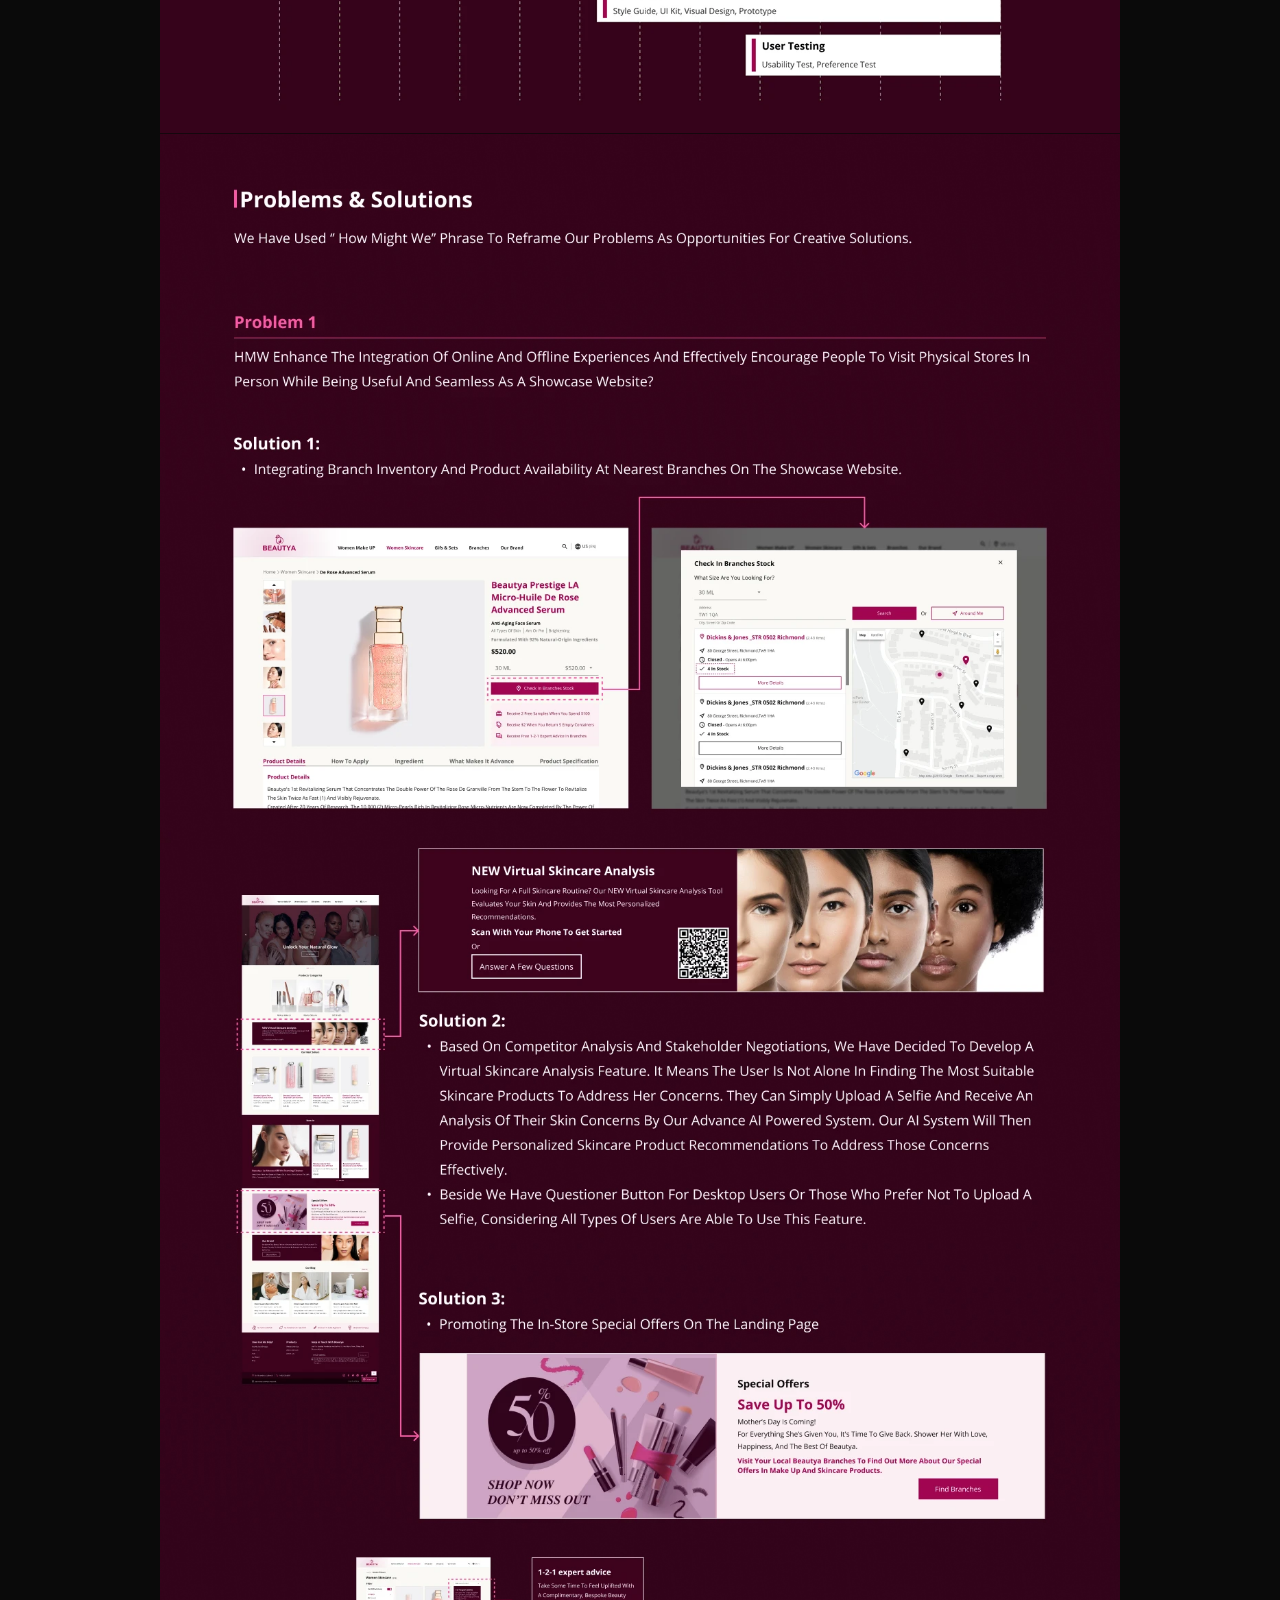
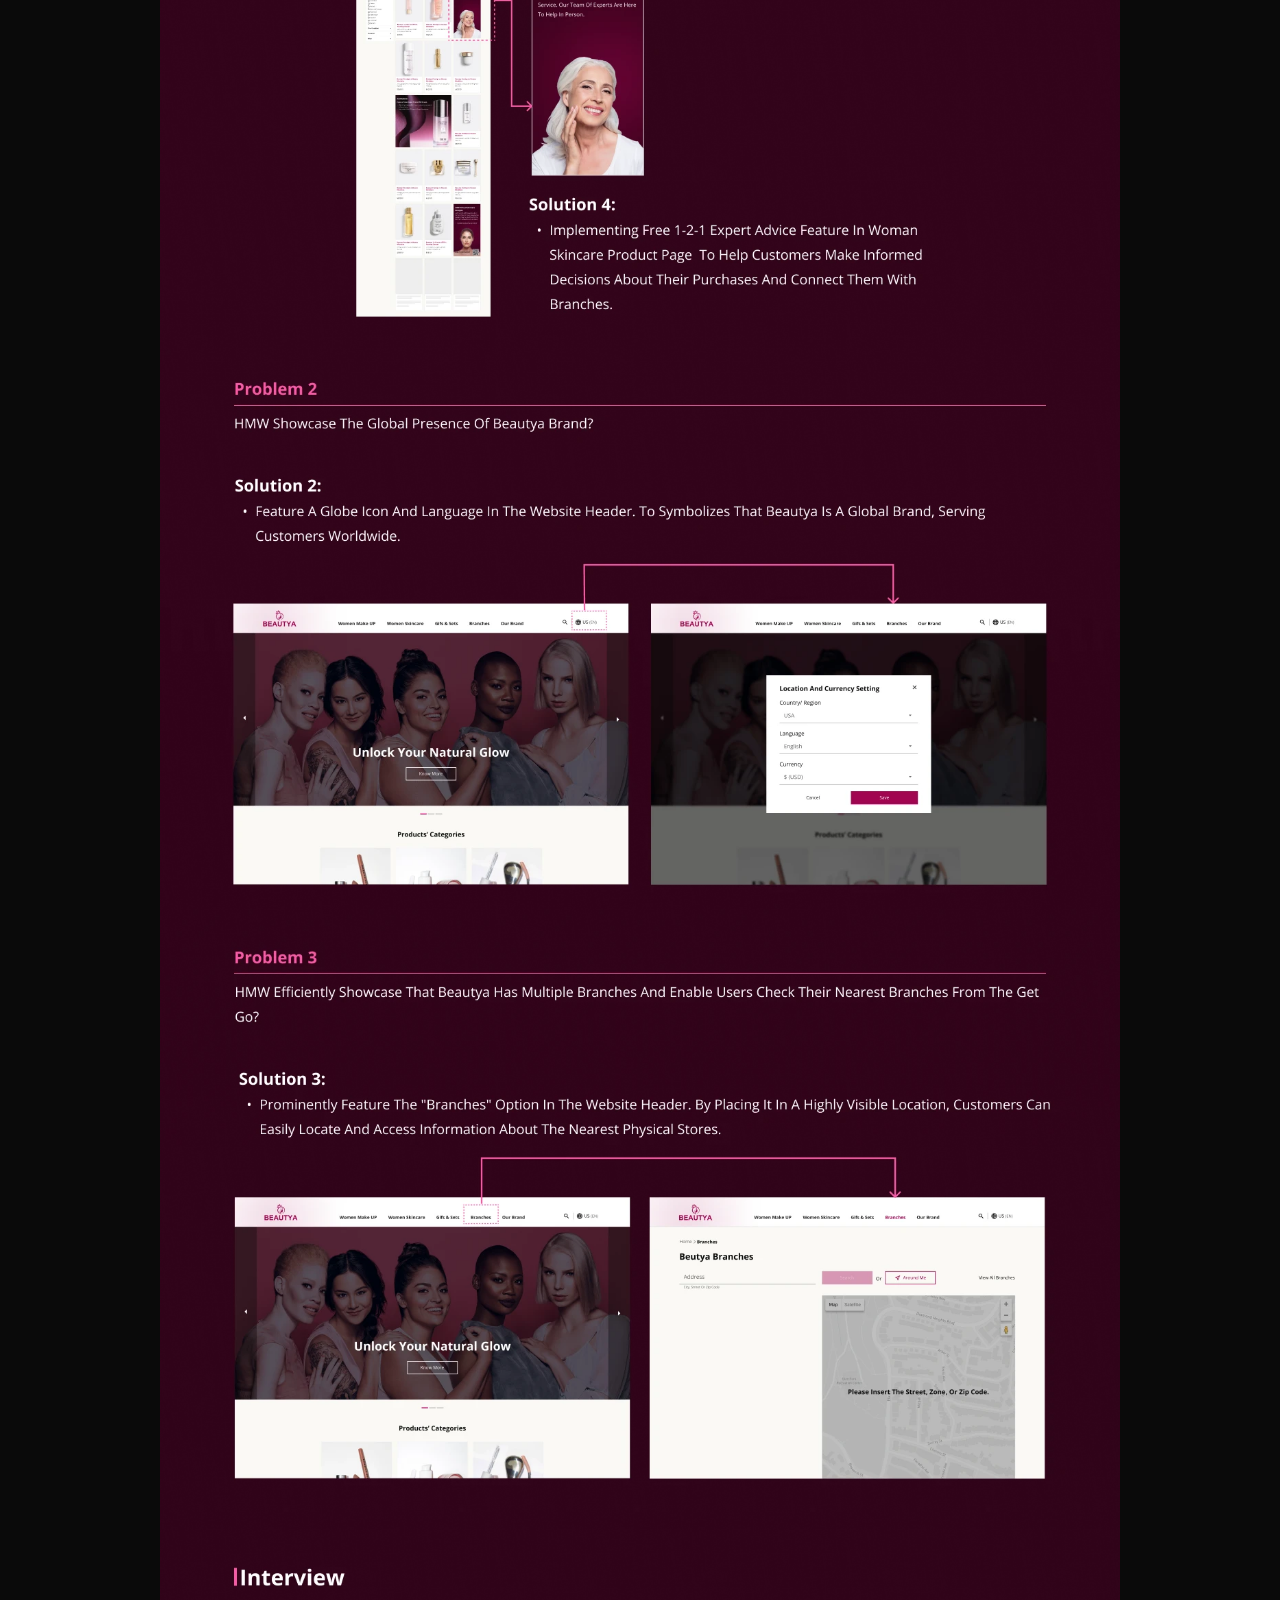
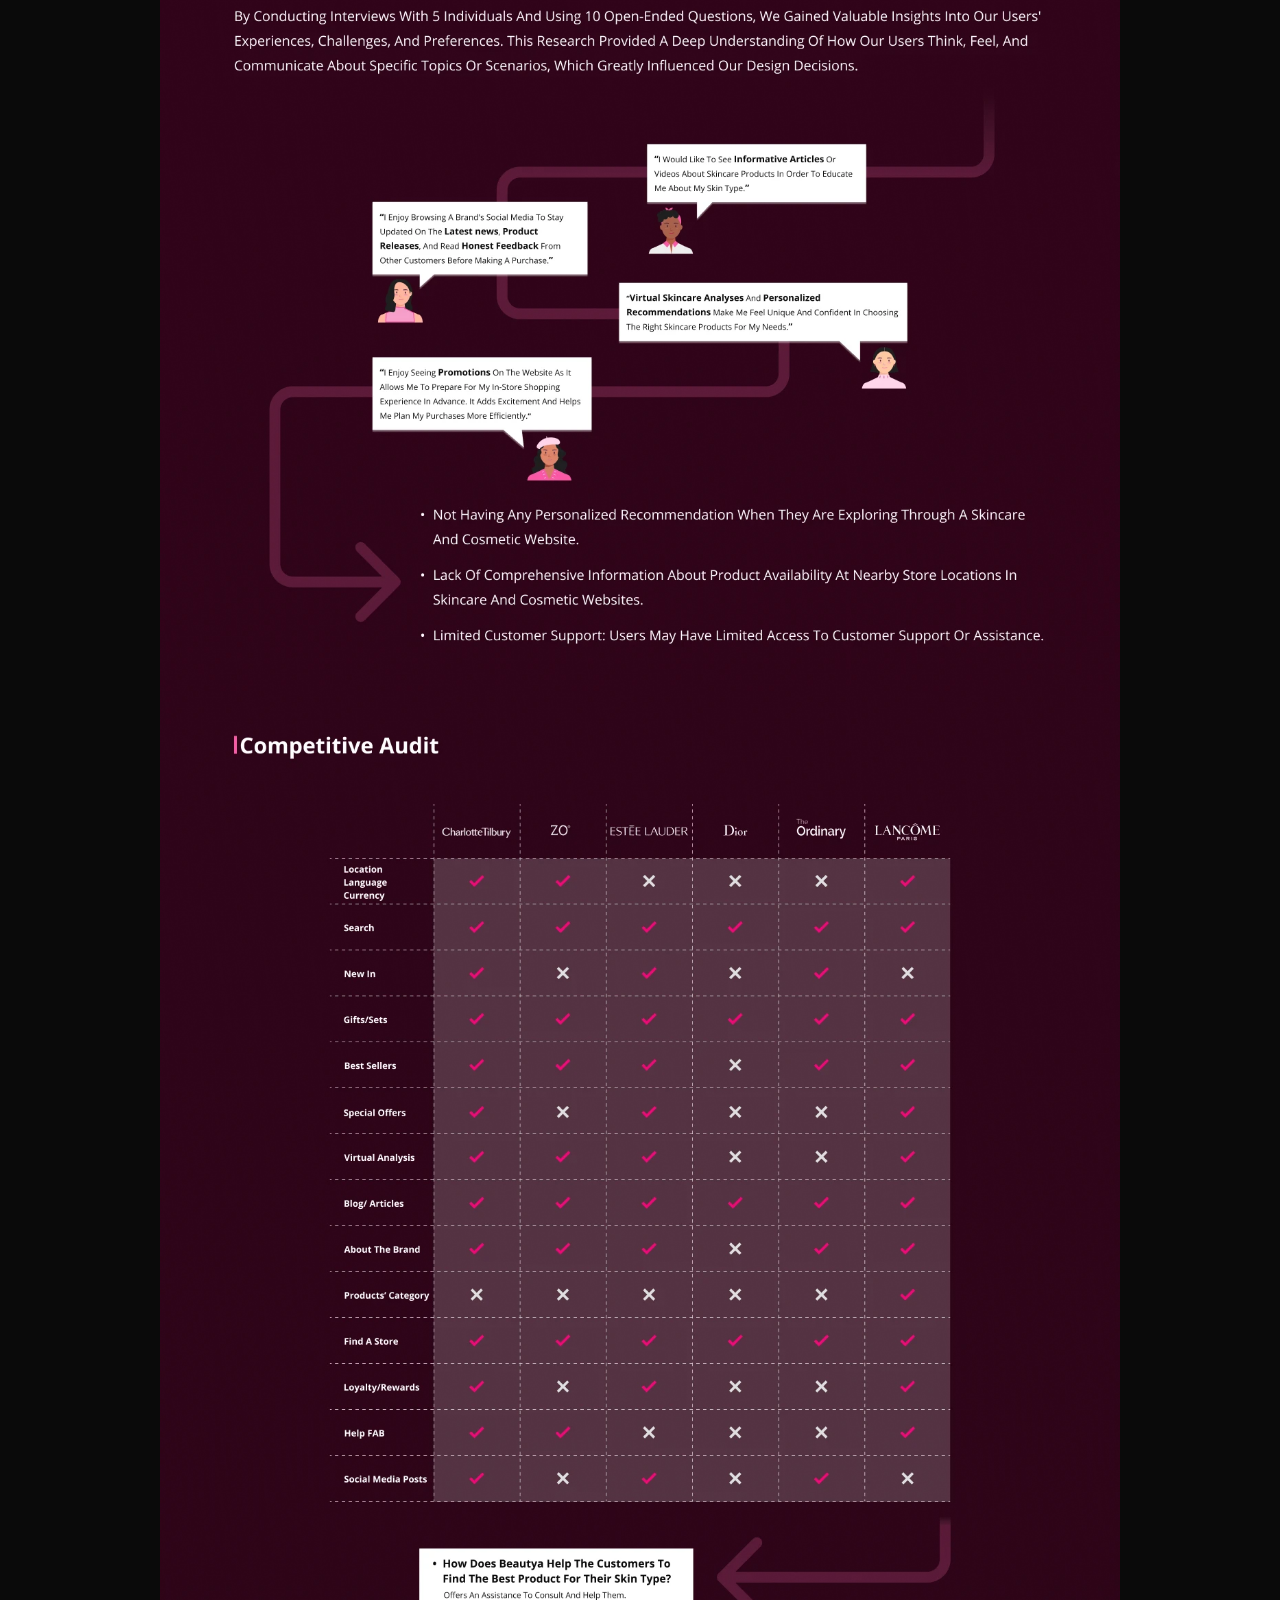
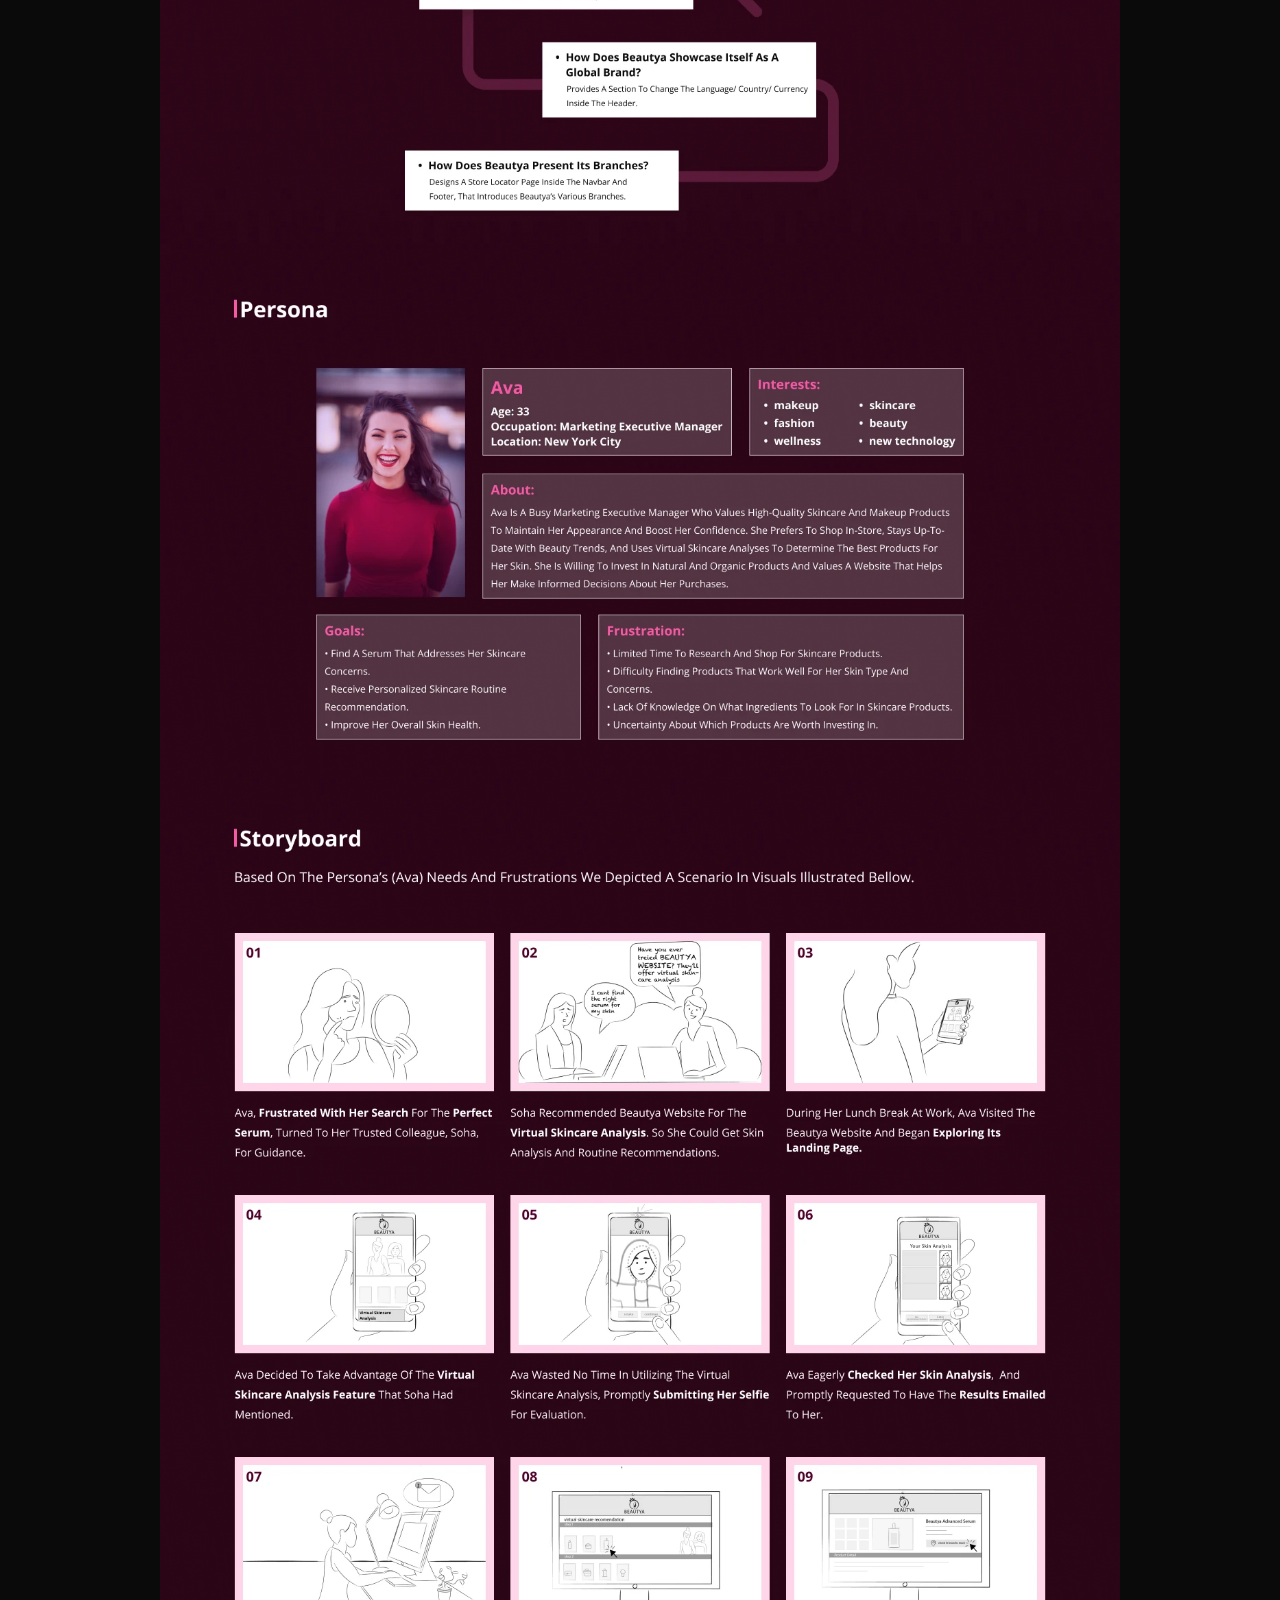
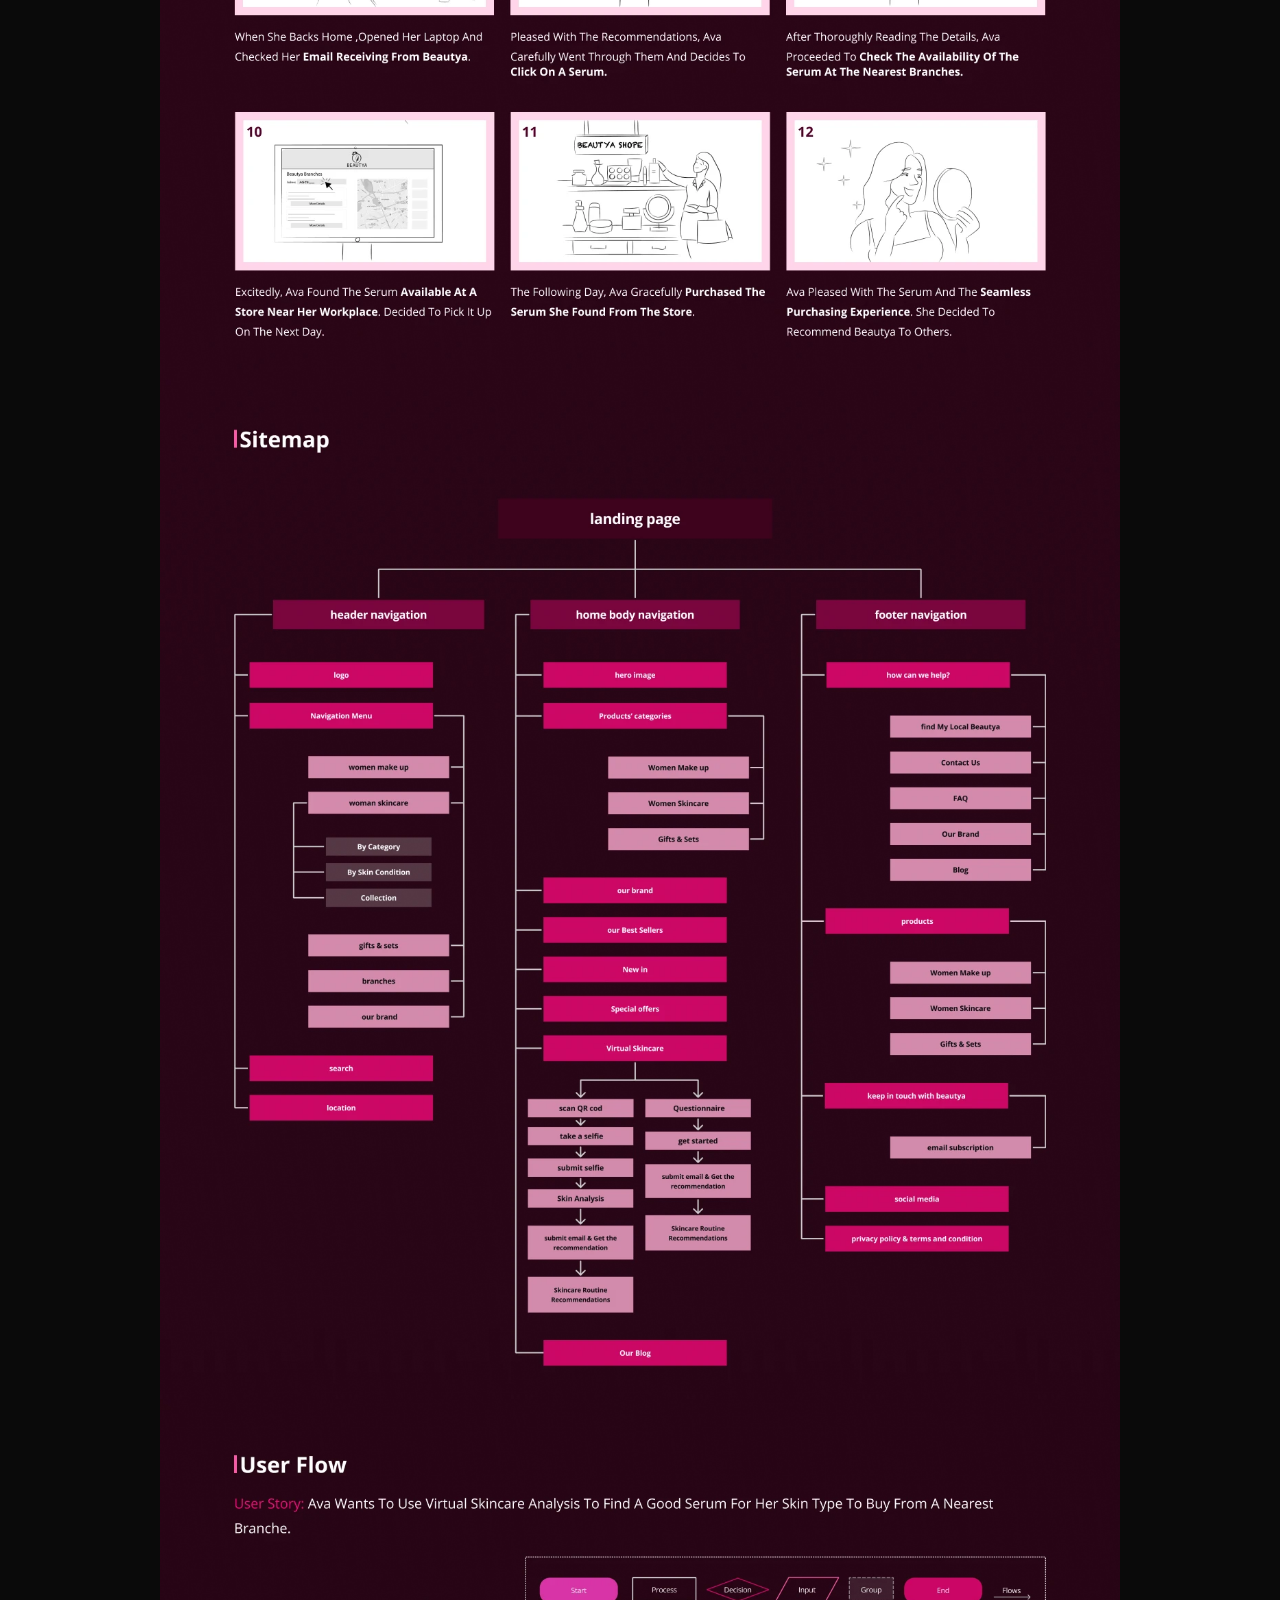
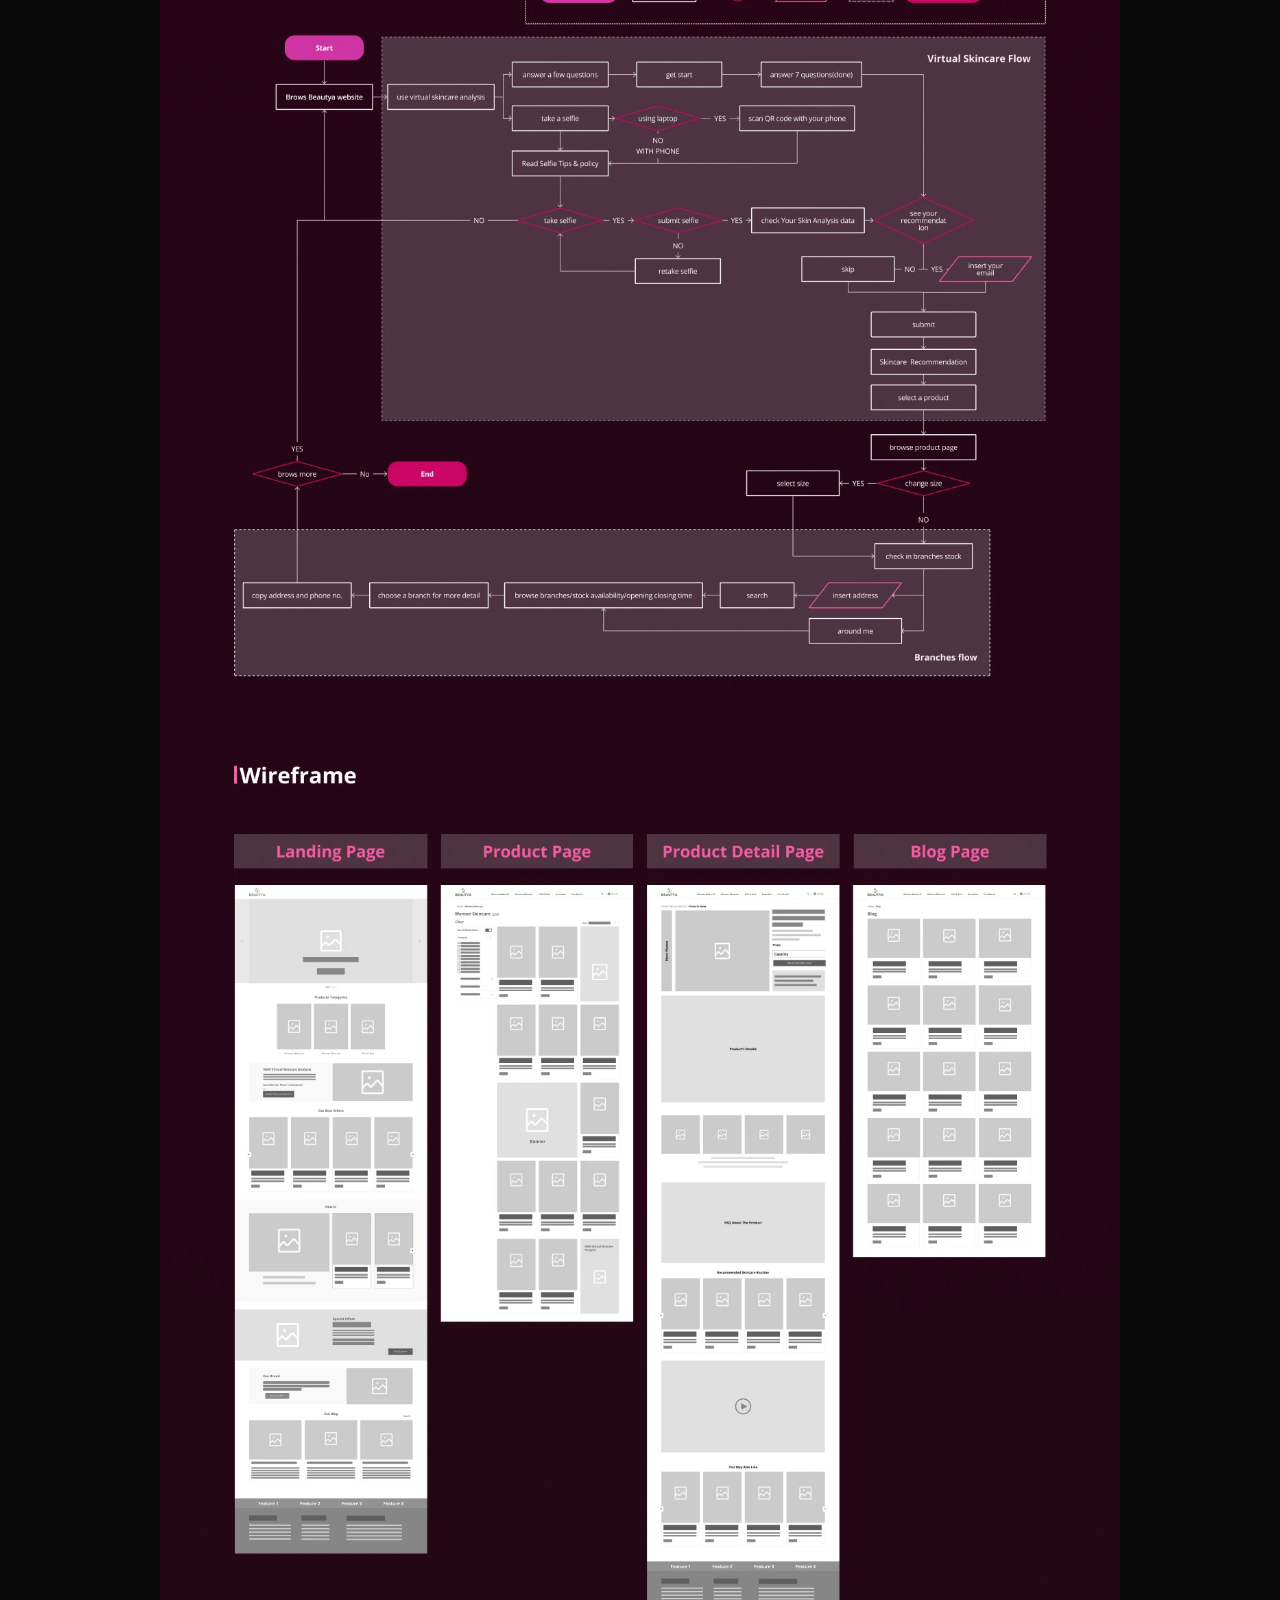
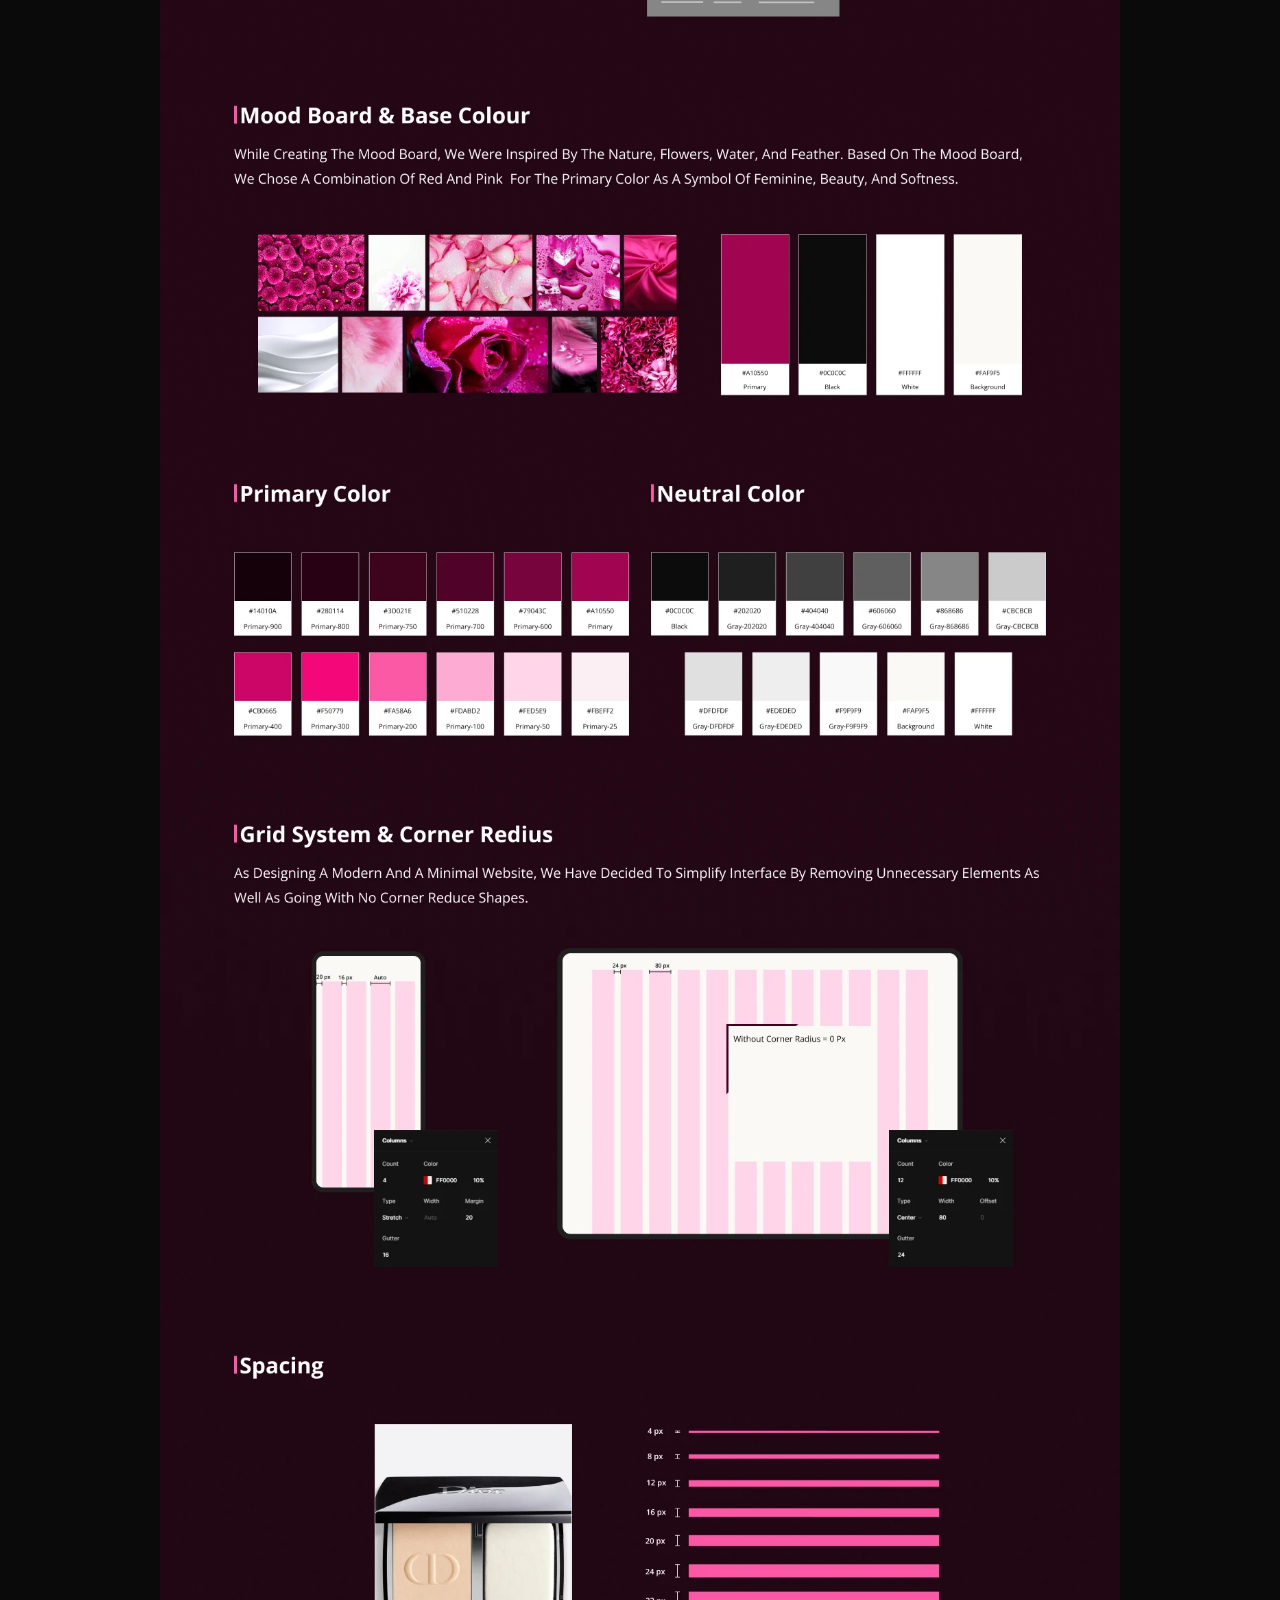
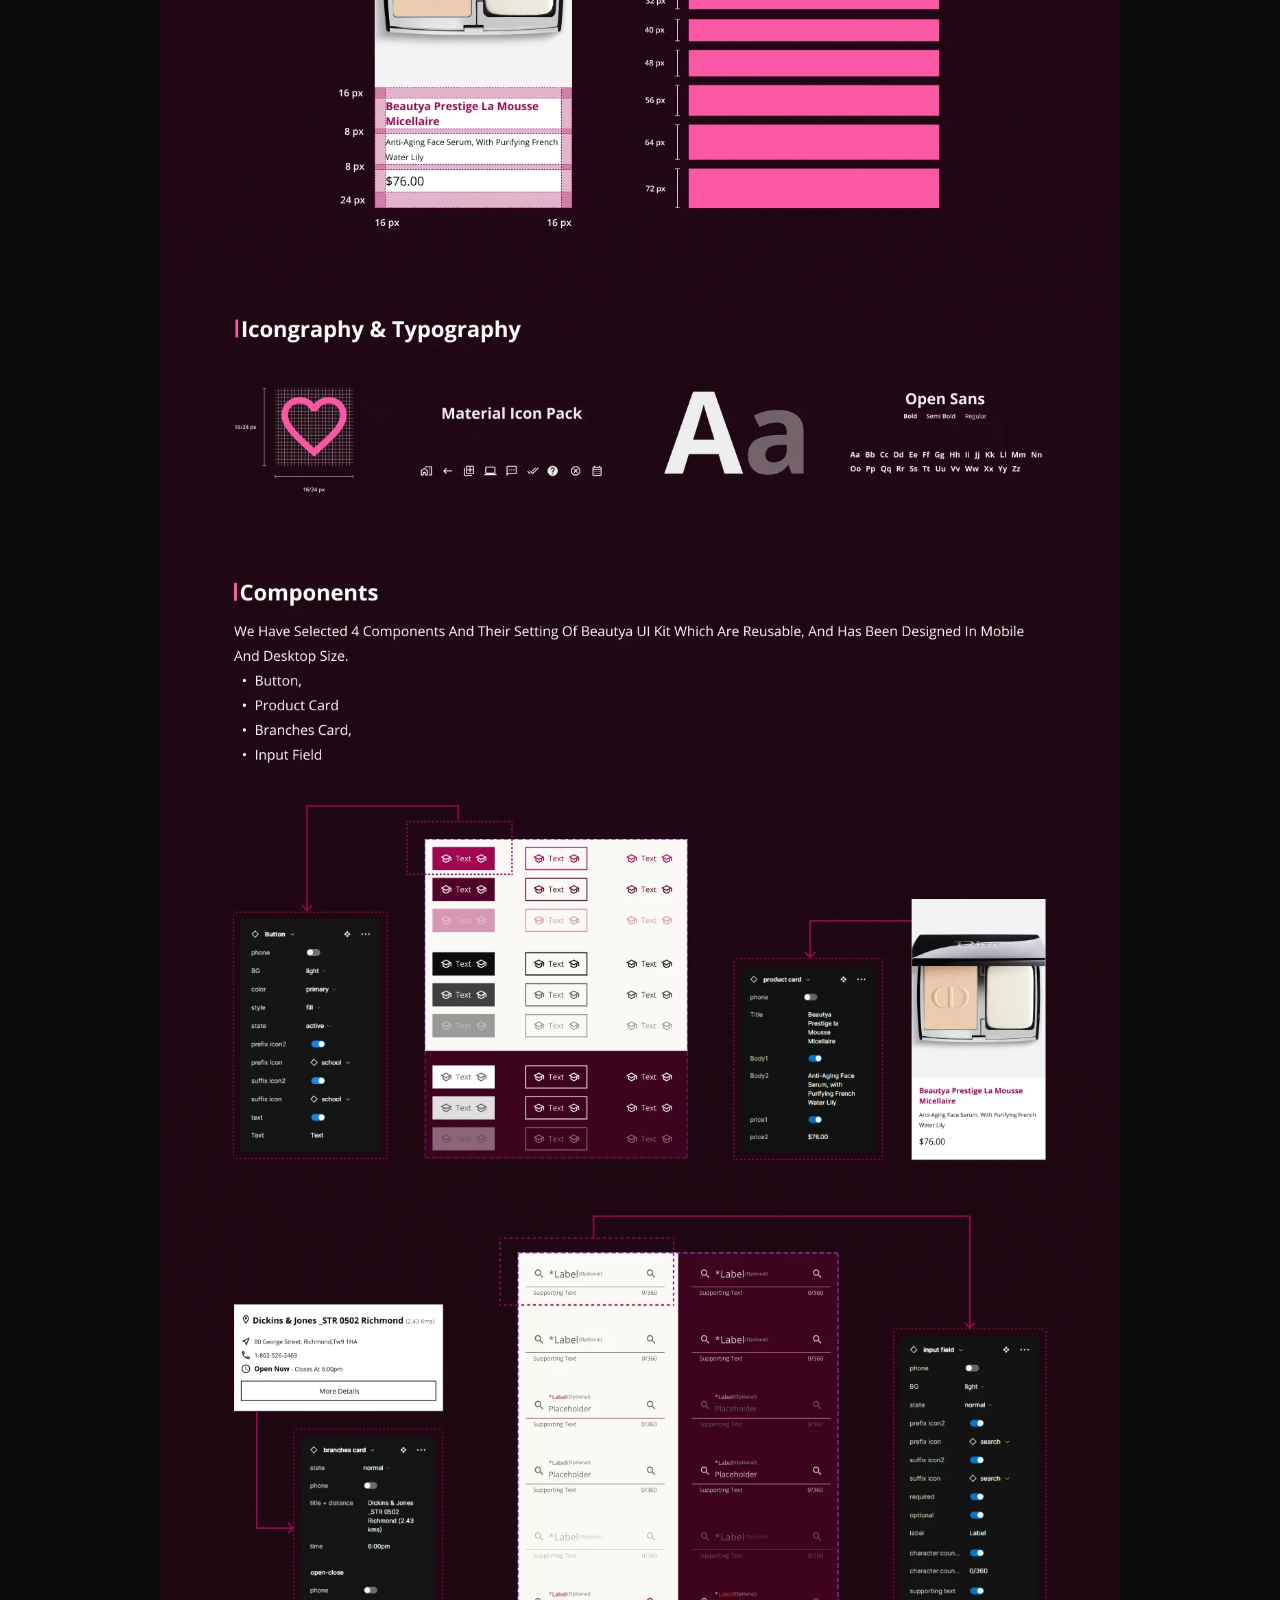
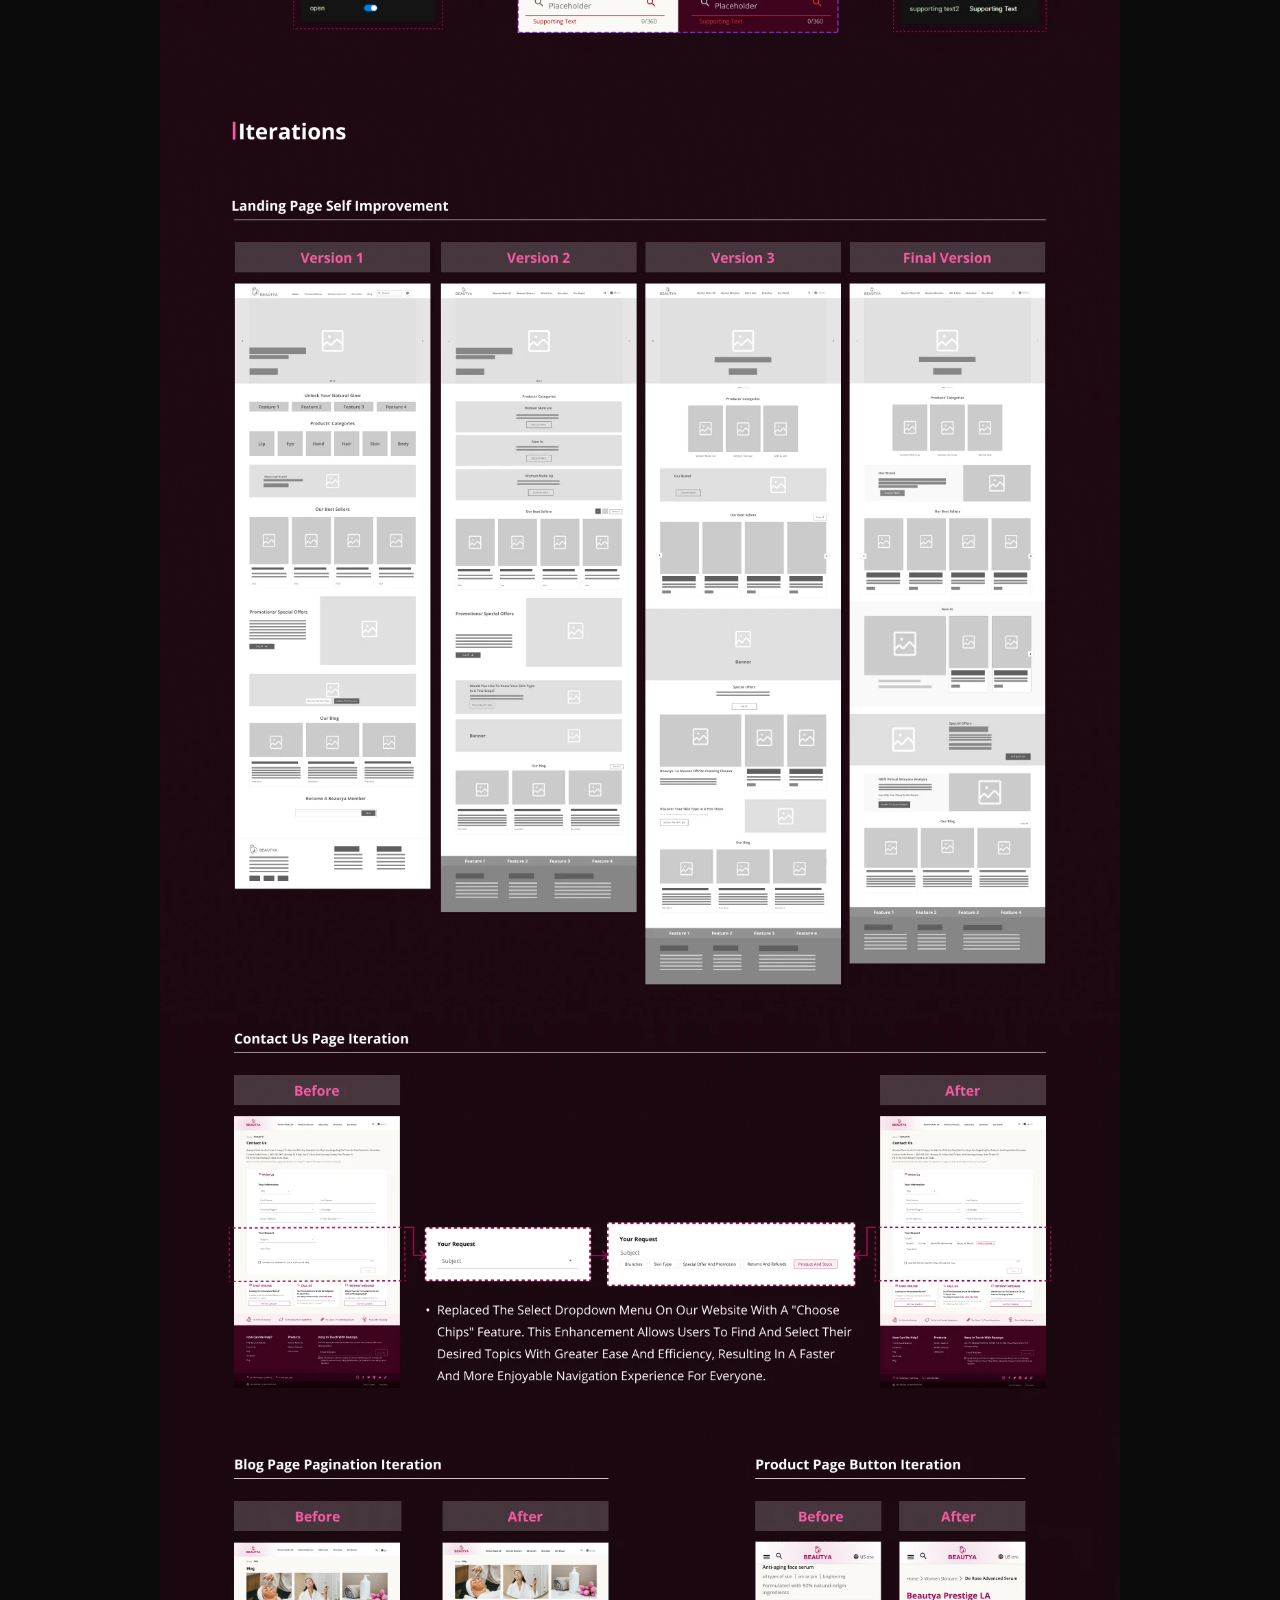
<file: beautiya.html>
<!DOCTYPE html>
<html lang="en">
<head>
  <meta charset="UTF-8">
  <meta name="viewport" content="width=device-width, initial-scale=1.0">
  <title>Beautiya — Hannah</title>
  <link href="https://fonts.googleapis.com/css2?family=Space+Grotesk:wght@300;400;500;600;700&display=swap" rel="stylesheet">
  <style>
    :root{--bg:#0A0A0A;--surface:#141414;--text:#E8E8E8;--text-muted:#777;--accent:#6C63FF;--border:rgba(255,255,255,.07);}
    *,*::before,*::after{box-sizing:border-box;margin:0;padding:0;}
    html{scroll-behavior:smooth;}
    body{background:var(--bg);color:var(--text);font-family:'Space Grotesk',sans-serif;line-height:1.6;}
    nav{position:fixed;top:0;left:0;right:0;z-index:100;padding:22px 80px;display:flex;justify-content:space-between;align-items:center;background:rgba(10,10,10,.85);backdrop-filter:blur(24px);-webkit-backdrop-filter:blur(24px);border-bottom:1px solid var(--border);}
    .nav-logo{font-size:22px;font-weight:700;letter-spacing:-.04em;color:var(--text);text-decoration:none;}
    .back{font-size:11px;font-weight:700;letter-spacing:.12em;text-transform:uppercase;color:var(--text-muted);text-decoration:none;display:flex;align-items:center;gap:8px;transition:color .2s,gap .2s;}
    .back:hover{color:var(--text);gap:12px;}
    .hero{padding:160px 0 80px;border-bottom:1px solid var(--border);}
    .hero-inner{max-width:1440px;margin:0 auto;padding:0 160px;}
    .cs-cat{font-size:10px;font-weight:700;letter-spacing:.16em;text-transform:uppercase;color:var(--accent);margin-bottom:20px;display:block;}
    .cs-title{font-size:clamp(36px,5vw,64px);font-weight:700;line-height:1.1;letter-spacing:-.03em;margin-bottom:48px;max-width:800px;}
    .cs-meta{display:flex;flex-wrap:wrap;gap:48px;padding-top:40px;border-top:1px solid var(--border);}
    .meta-label{font-size:10px;font-weight:700;letter-spacing:.14em;text-transform:uppercase;color:var(--text-muted);margin-bottom:6px;}
    .meta-value{font-size:15px;font-weight:500;}
    .gallery{padding:0 160px 120px; max-width:1440px; margin:0 auto;}
    .gallery img{width:100%;display:block;opacity:0;filter:blur(8px);transform:translateY(20px) scale(.98);transition:opacity .65s cubic-bezier(.34,1.56,.64,1),filter .65s,transform .65s cubic-bezier(.34,1.56,.64,1);}
    .gallery img.in{opacity:1;filter:blur(0);transform:translateY(0) scale(1);}
    footer{padding:36px 80px;border-top:1px solid var(--border);display:flex;justify-content:space-between;align-items:center;}
    .foot-copy{font-size:11px;color:var(--text-muted);}
    .foot-back{font-size:11px;font-weight:700;letter-spacing:.1em;text-transform:uppercase;color:var(--text-muted);text-decoration:none;transition:color .2s;}
    .foot-back:hover{color:var(--text);}
    @media(max-width:768px){nav{padding:18px 24px;}.hero{padding:100px 0 48px;}.hero-inner{padding:0 24px;}.gallery{padding:0 24px 80px;}footer{padding:28px 24px;flex-direction:column;gap:16px;text-align:center;}}
    @media(prefers-reduced-motion:reduce){*,*::before,*::after{animation-duration:.01ms!important;transition-duration:.01ms!important;}}
  </style>
</head>
<body>

<nav>
  <a class="nav-logo" href="index.html">Hannah</a>
  <a class="back" href="index.html">
    <svg width="14" height="14" viewBox="0 0 24 24" fill="none" stroke="currentColor" stroke-width="2.5">
      <line x1="19" y1="12" x2="5" y2="12"/><polyline points="12 19 5 12 12 5"/>
    </svg>
    Back to Work
  </a>
</nav>

<div class="hero">
  <div class="hero-inner">
    <span class="cs-cat">Web · UX/UI Design</span>
    <h1 class="cs-title">Responsive Skincare &amp; Cosmetics Website for Beautiya</h1>
    <div class="cs-meta">
      <div class="meta-item">
        <div class="meta-label">Type</div>
        <div class="meta-value">UX/UI Case Study</div>
      </div>
      <div class="meta-item">
        <div class="meta-label">Platform</div>
        <div class="meta-value">Responsive Web</div>
      </div>
      <div class="meta-item">
        <div class="meta-label">Tools</div>
        <div class="meta-value">Figma</div>
      </div>
    </div>
  </div>
</div>

<div class="gallery">
  <img src="portfoli_cases/beautiya/01_slide.png" alt="Slide 1" loading="lazy">
  <img src="portfoli_cases/beautiya/02_slide.png" alt="Slide 2" loading="lazy">
  <img src="portfoli_cases/beautiya/03_slide.png" alt="Slide 3" loading="lazy">
  <img src="portfoli_cases/beautiya/04_slide.png" alt="Slide 4" loading="lazy">
  <img src="portfoli_cases/beautiya/05_slide.png" alt="Slide 5" loading="lazy">
  <img src="portfoli_cases/beautiya/06_slide.png" alt="Slide 6" loading="lazy">
  <img src="portfoli_cases/beautiya/07_slide.png" alt="Slide 7" loading="lazy">
  <img src="portfoli_cases/beautiya/08_slide.png" alt="Slide 8" loading="lazy">
  <img src="portfoli_cases/beautiya/09_slide.png" alt="Slide 9" loading="lazy">
  <img src="portfoli_cases/beautiya/10_slide.png" alt="Slide 10" loading="lazy">
  <img src="portfoli_cases/beautiya/11_slide.png" alt="Slide 11" loading="lazy">
  <img src="portfoli_cases/beautiya/12_slide.png" alt="Slide 12" loading="lazy">
  <img src="portfoli_cases/beautiya/13_slide.png" alt="Slide 13" loading="lazy">
  <img src="portfoli_cases/beautiya/14_slide.png" alt="Slide 14" loading="lazy">
  <img src="portfoli_cases/beautiya/15_slide.png" alt="Slide 15" loading="lazy">
  <img src="portfoli_cases/beautiya/16_slide.png" alt="Slide 16" loading="lazy">
  <img src="portfoli_cases/beautiya/17_slide.png" alt="Slide 17" loading="lazy">
  <img src="portfoli_cases/beautiya/18_slide.png" alt="Slide 18" loading="lazy">
  <img src="portfoli_cases/beautiya/19_slide.png" alt="Slide 19" loading="lazy">
  <img src="portfoli_cases/beautiya/20_slide.png" alt="Slide 20" loading="lazy">
  <img src="portfoli_cases/beautiya/21_slide.png" alt="Slide 21" loading="lazy">
  <img src="portfoli_cases/beautiya/22_slide.png" alt="Slide 22" loading="lazy">
  <img src="portfoli_cases/beautiya/23_slide.png" alt="Slide 23" loading="lazy">
  <img src="portfoli_cases/beautiya/24_slide.png" alt="Slide 24" loading="lazy">
  <img src="portfoli_cases/beautiya/25_slide.png" alt="Slide 25" loading="lazy">
  <img src="portfoli_cases/beautiya/26_slide.png" alt="Slide 26" loading="lazy">
  <img src="portfoli_cases/beautiya/27_slide.png" alt="Slide 27" loading="lazy">
  <img src="portfoli_cases/beautiya/28_slide.png" alt="Slide 28" loading="lazy">
  <img src="portfoli_cases/beautiya/29_slide.png" alt="Slide 29" loading="lazy">
</div>

<footer>
  <span class="foot-copy">© 2024 Hannah</span>
  <a class="foot-back" href="index.html">← Back to portfolio</a>
</footer>

<script>
  const imgs = document.querySelectorAll('.gallery img');
  const io = new IntersectionObserver(entries=>{
    entries.forEach(e=>{if(e.isIntersecting){e.target.classList.add('in');io.unobserve(e.target);}});
  },{threshold:.08});
  imgs.forEach(img=>io.observe(img));
</script>
</body>
</html>
</file>
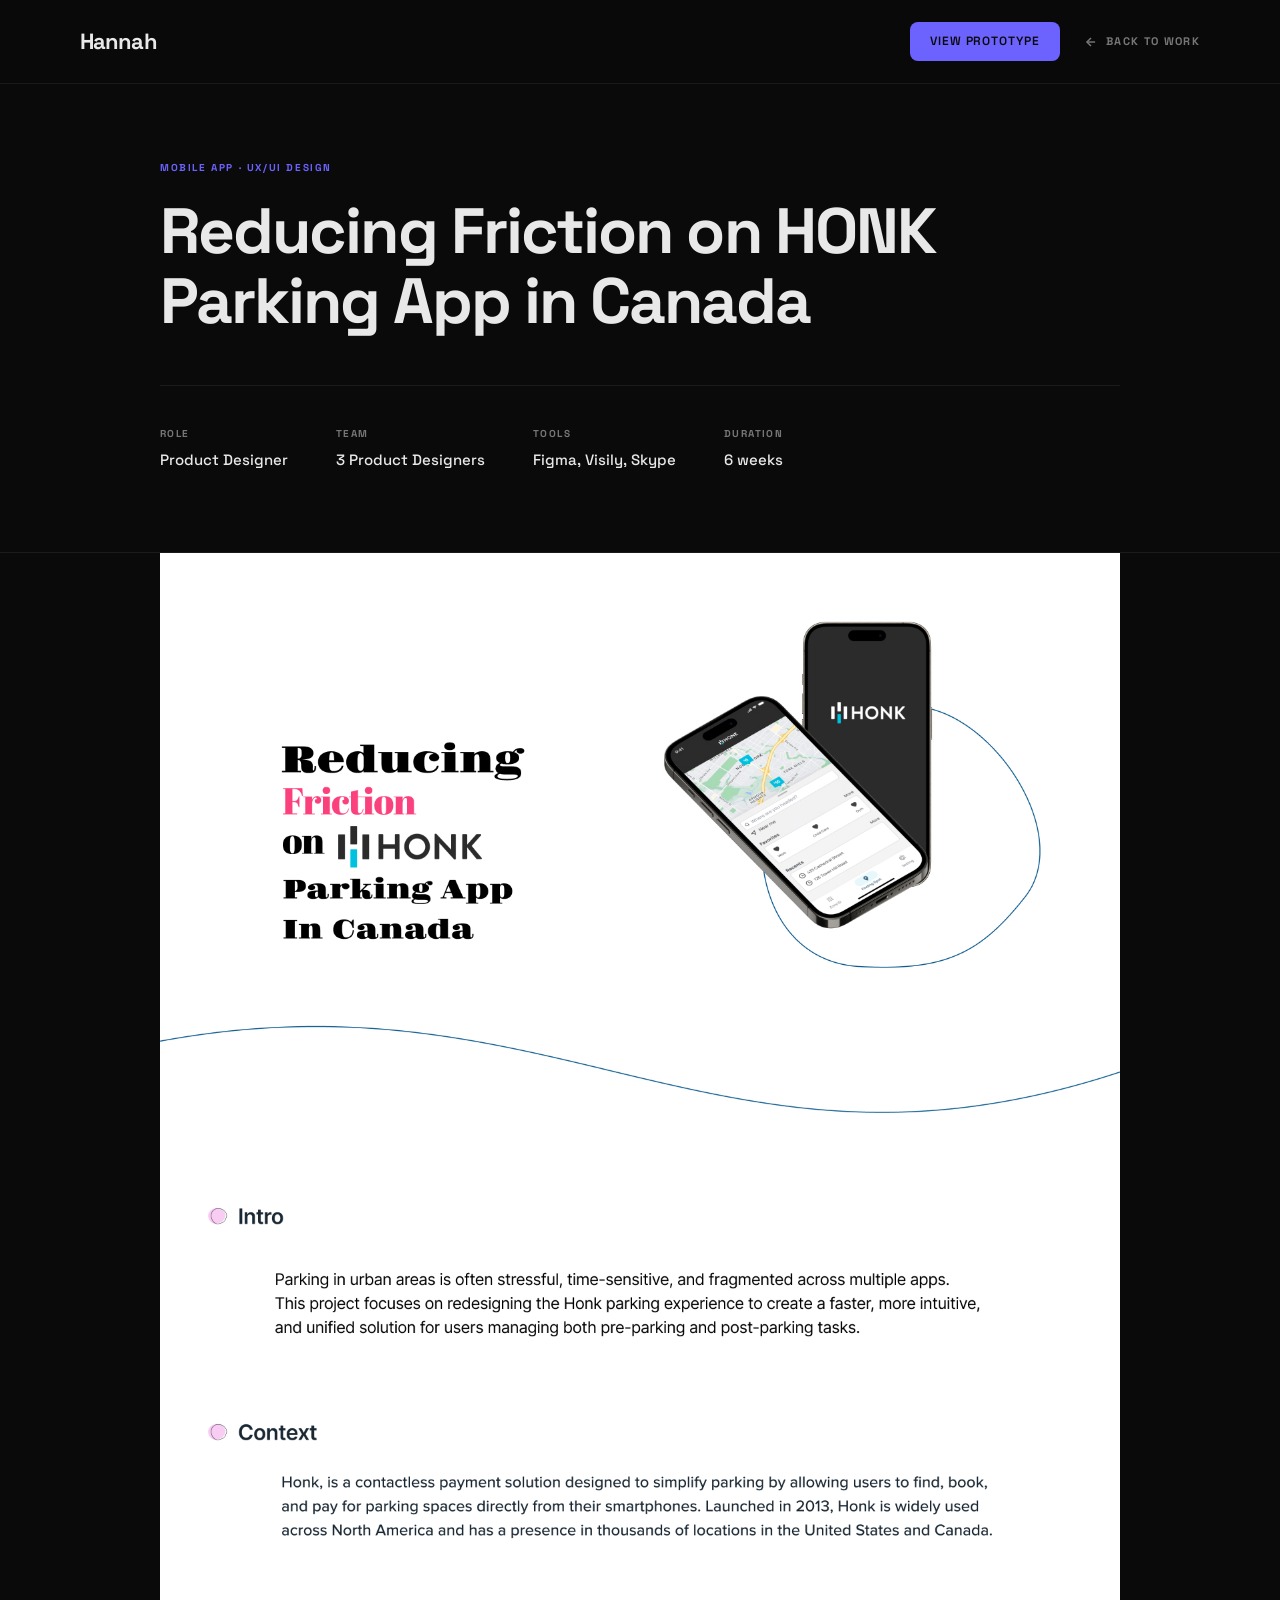
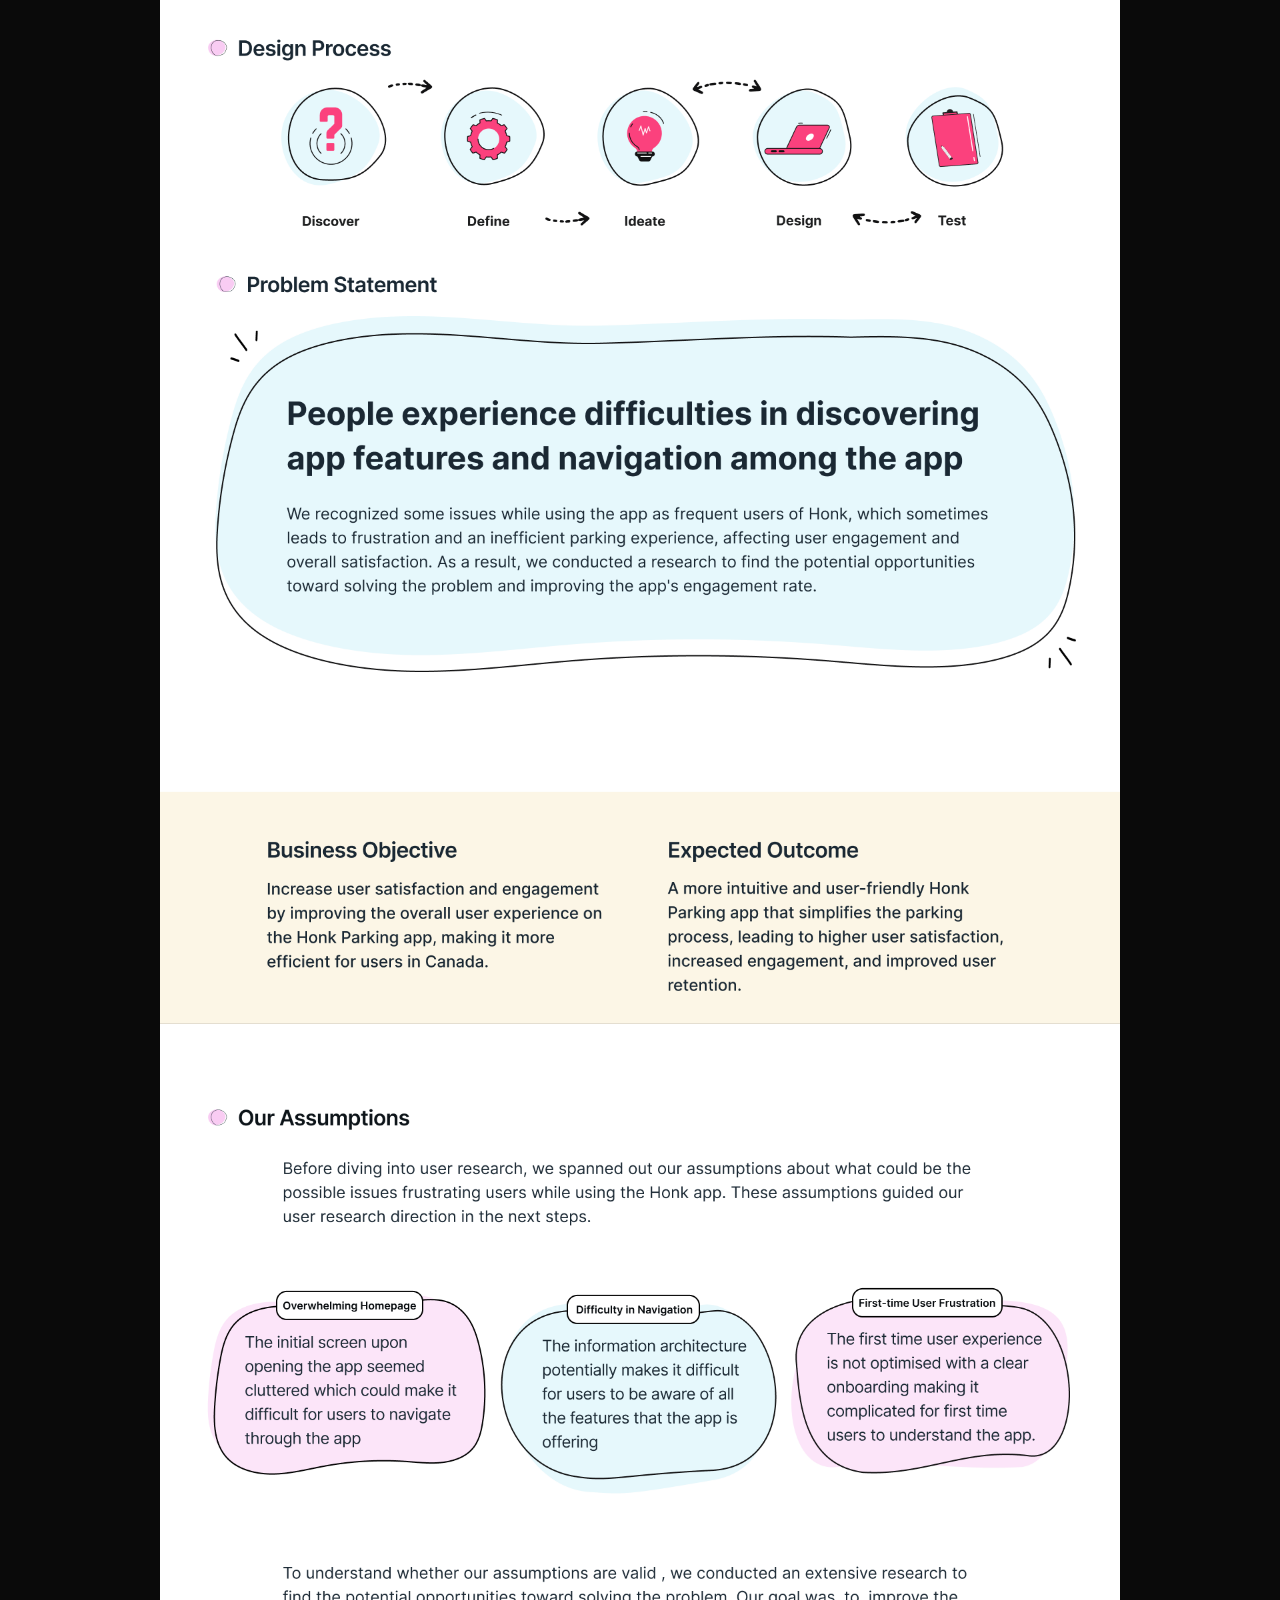
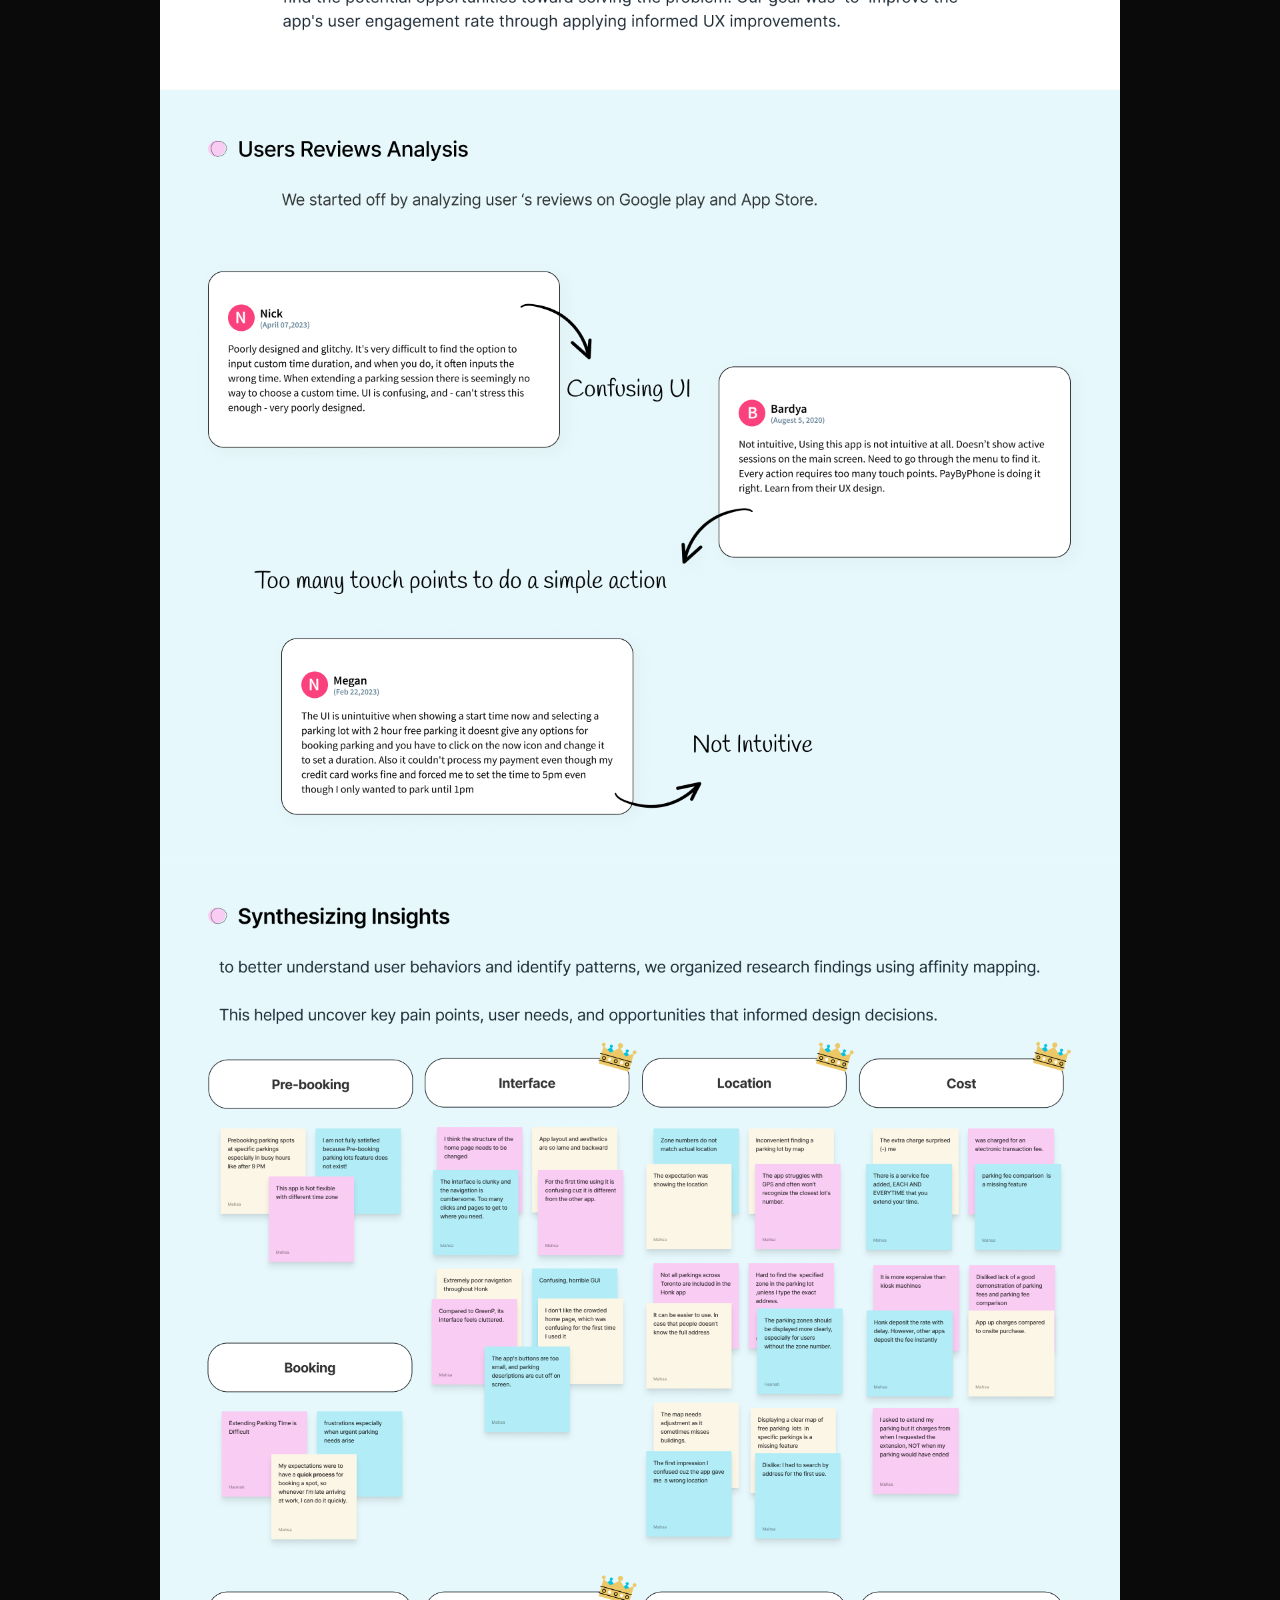
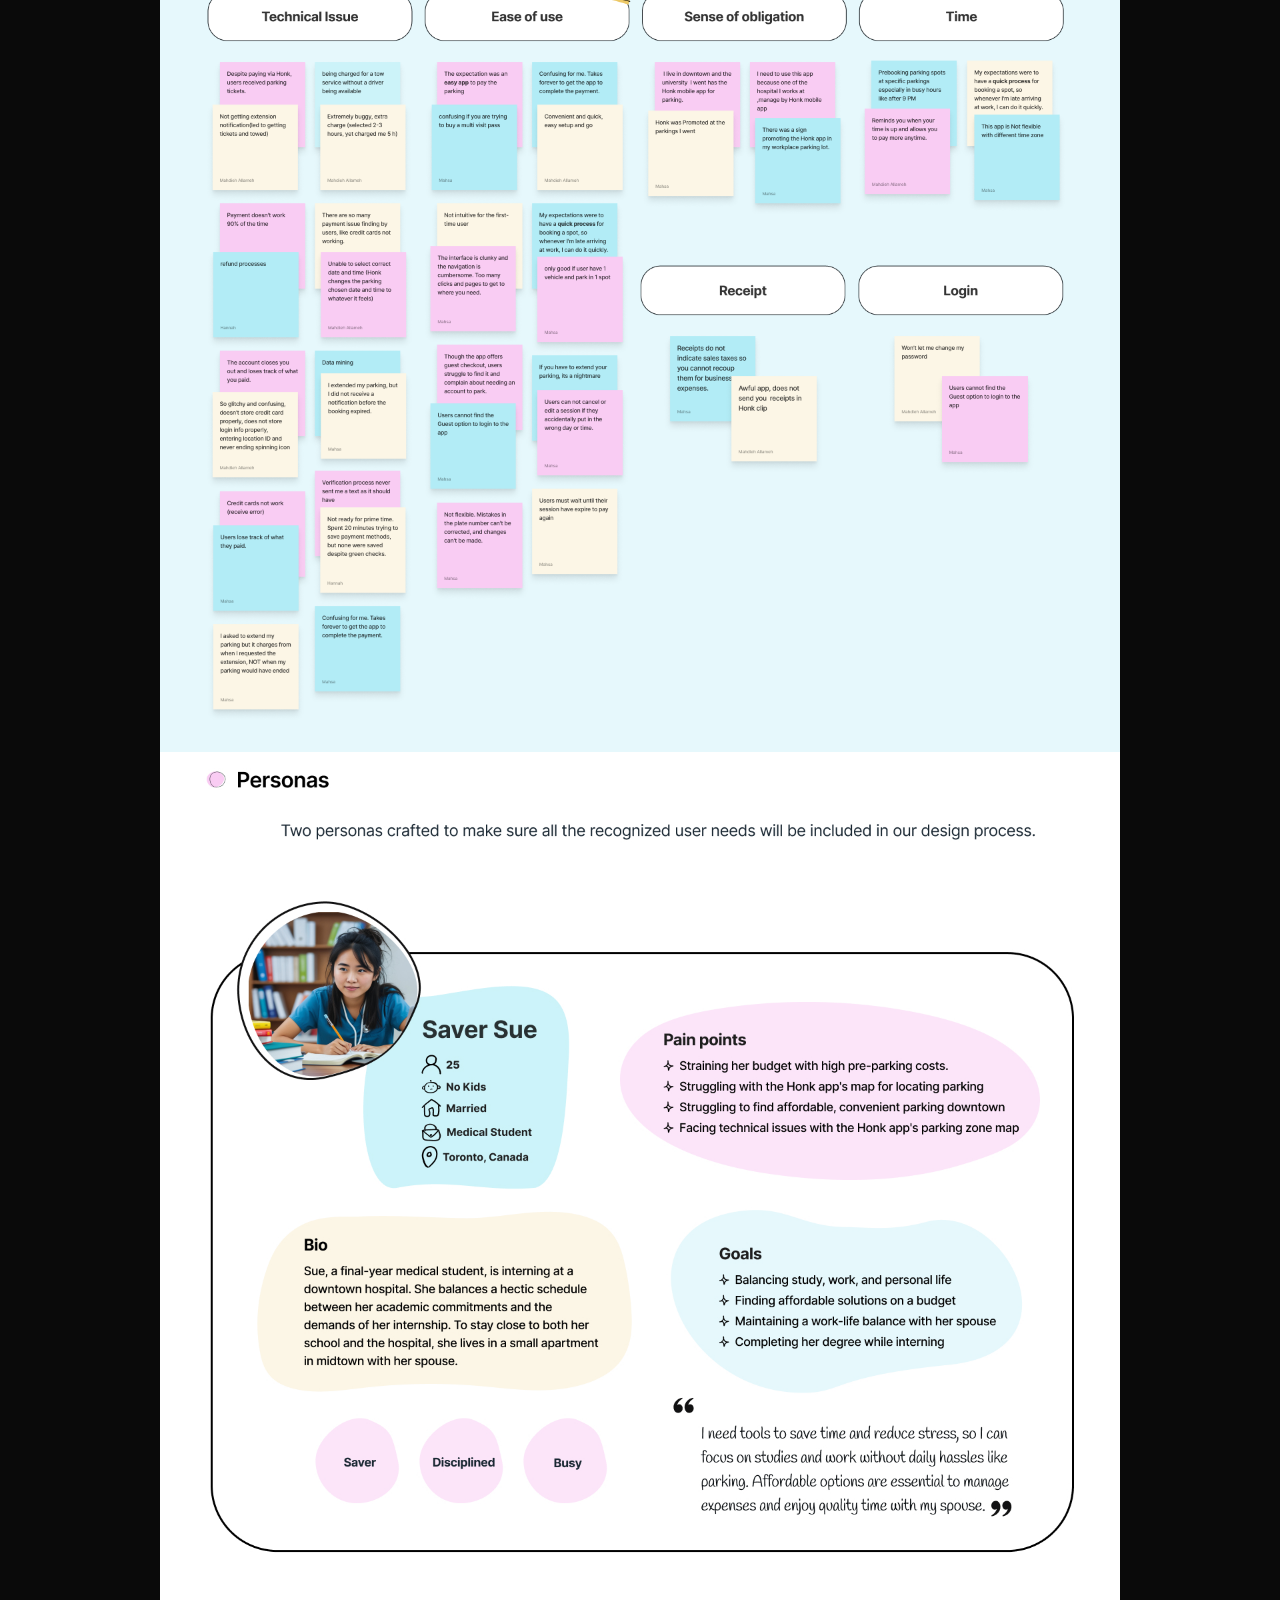
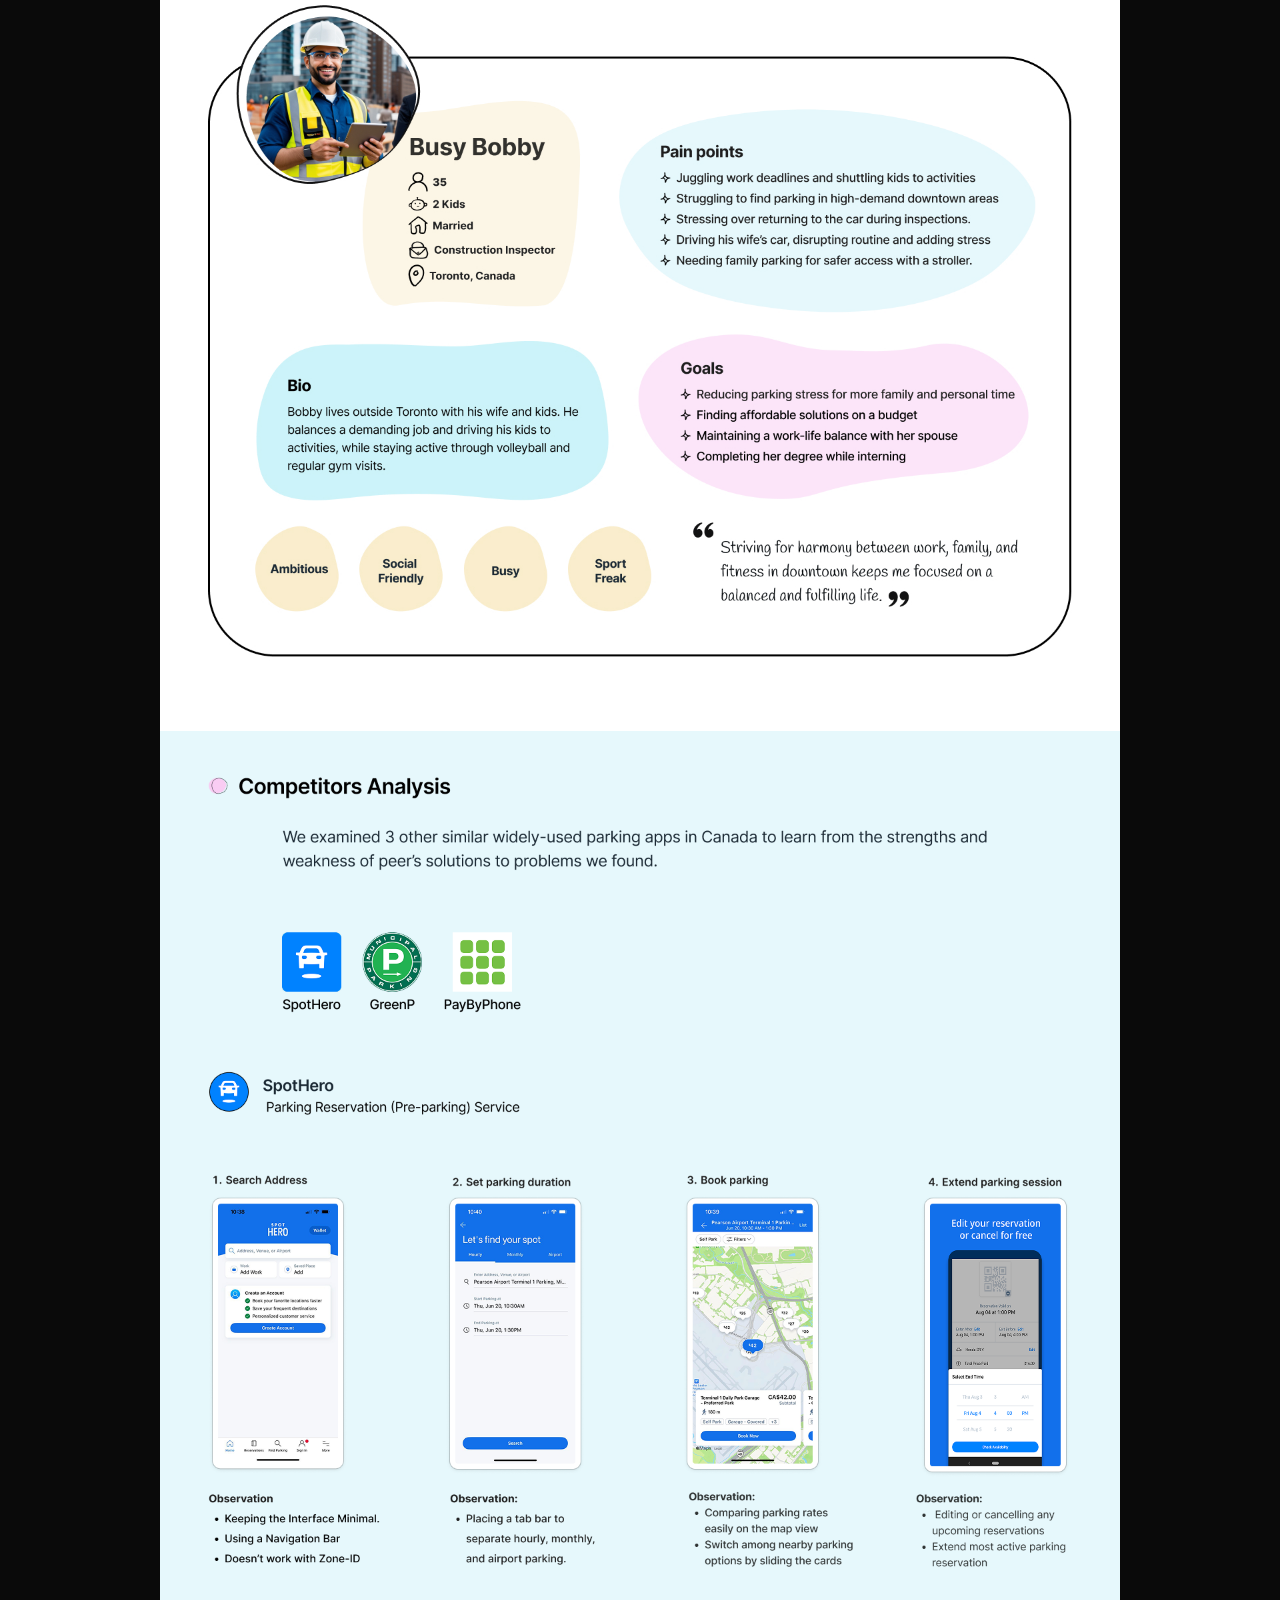
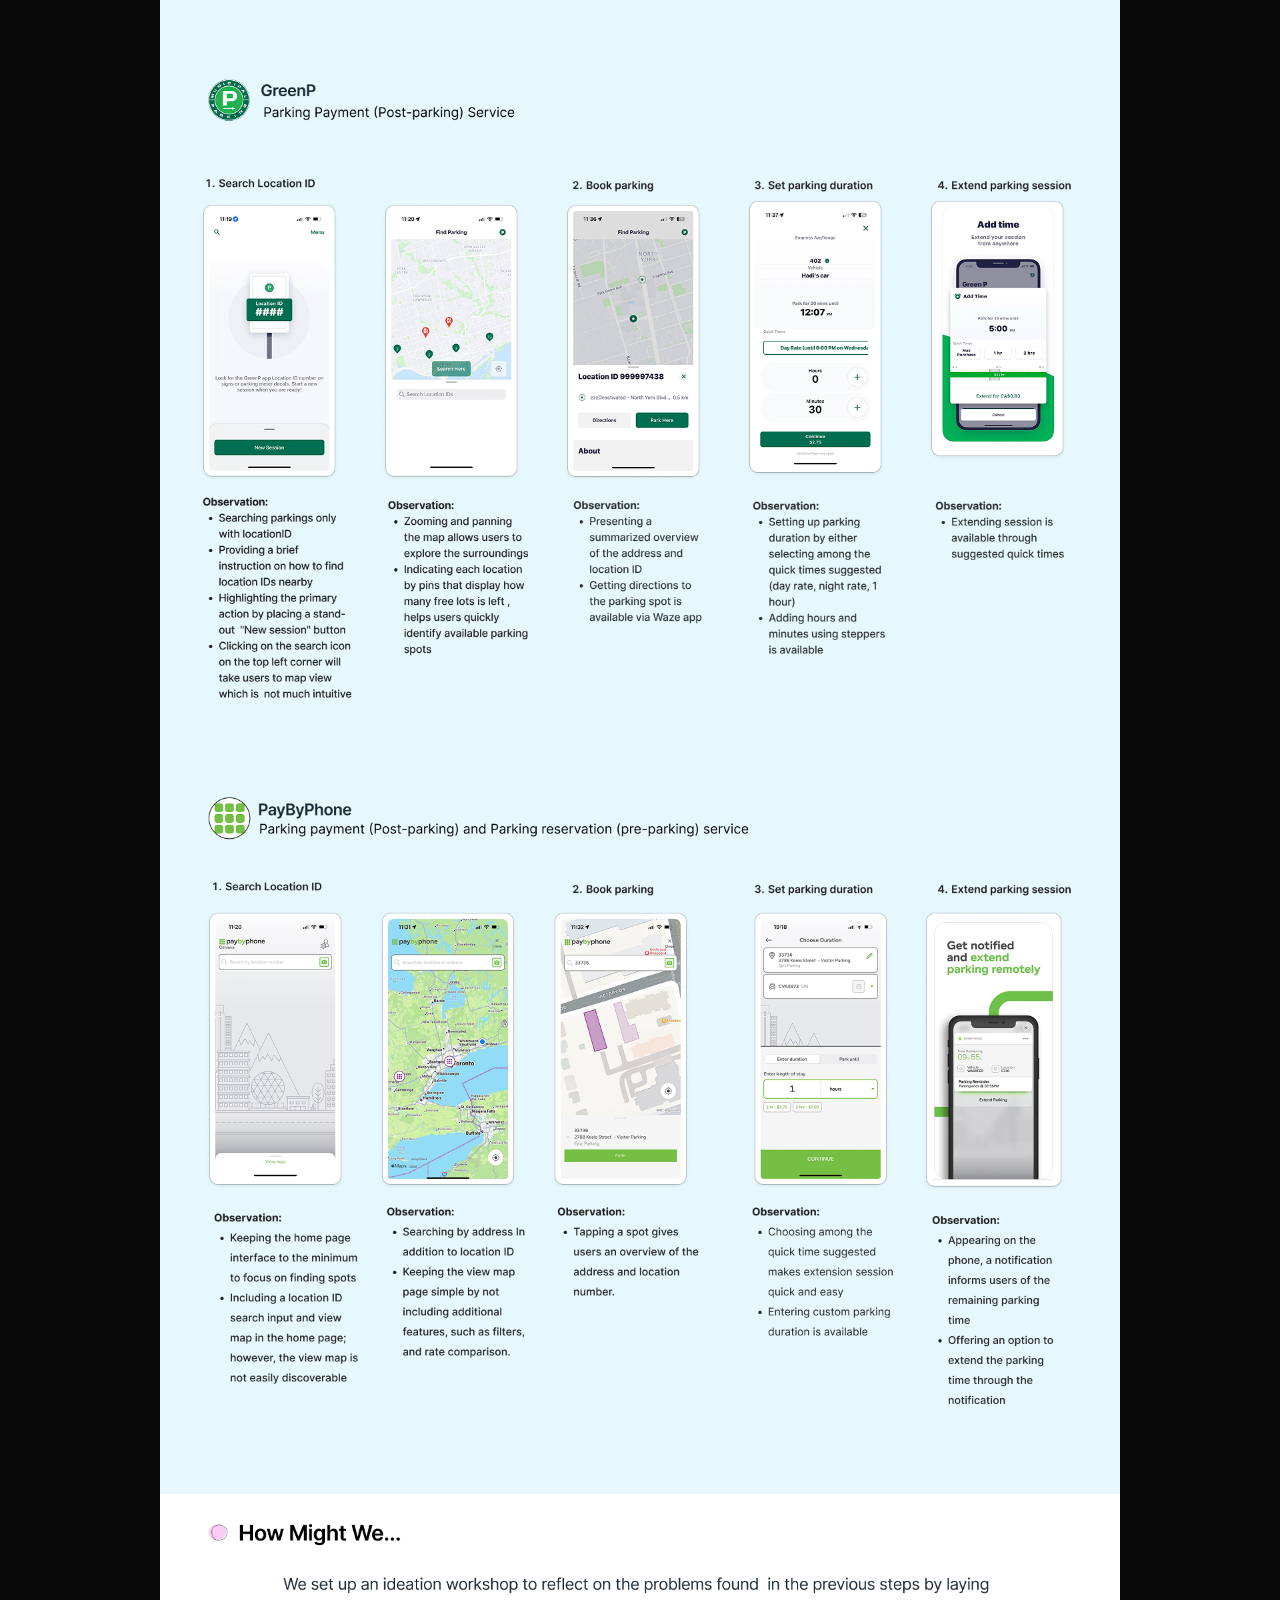
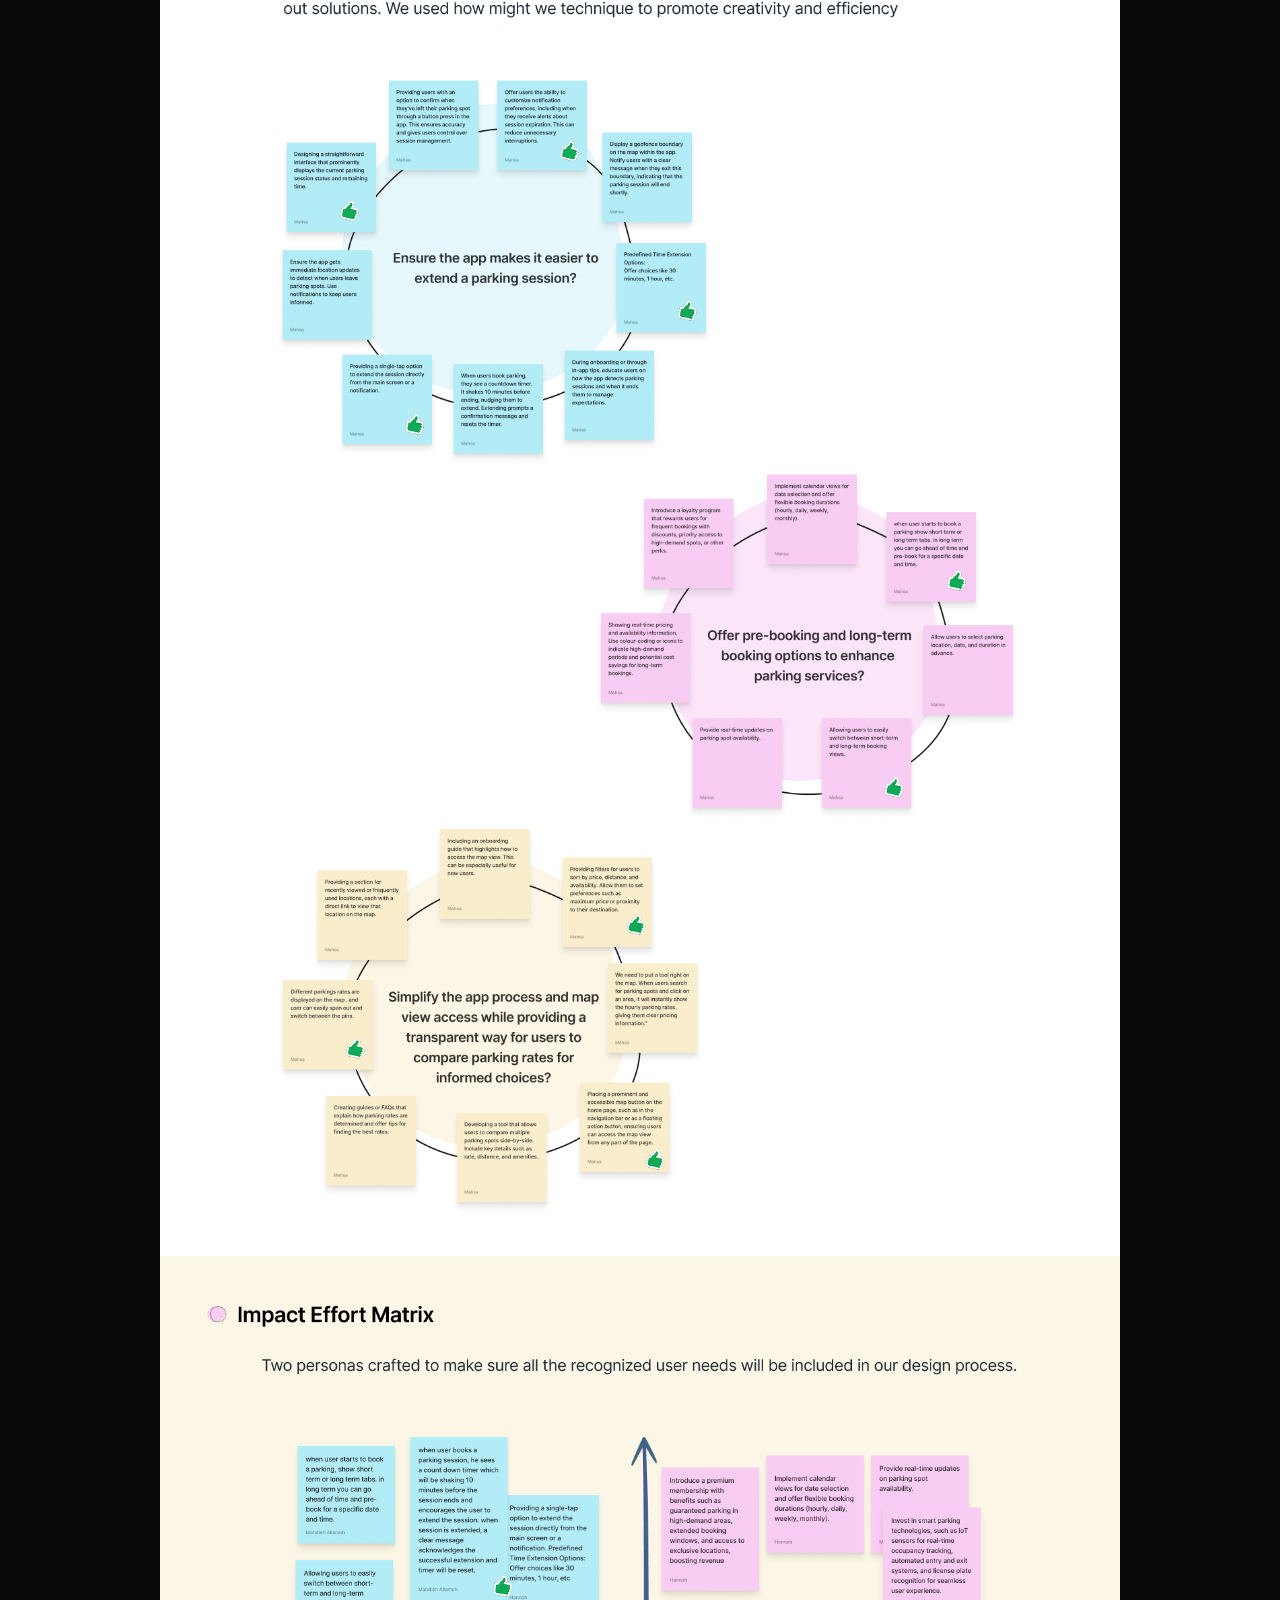
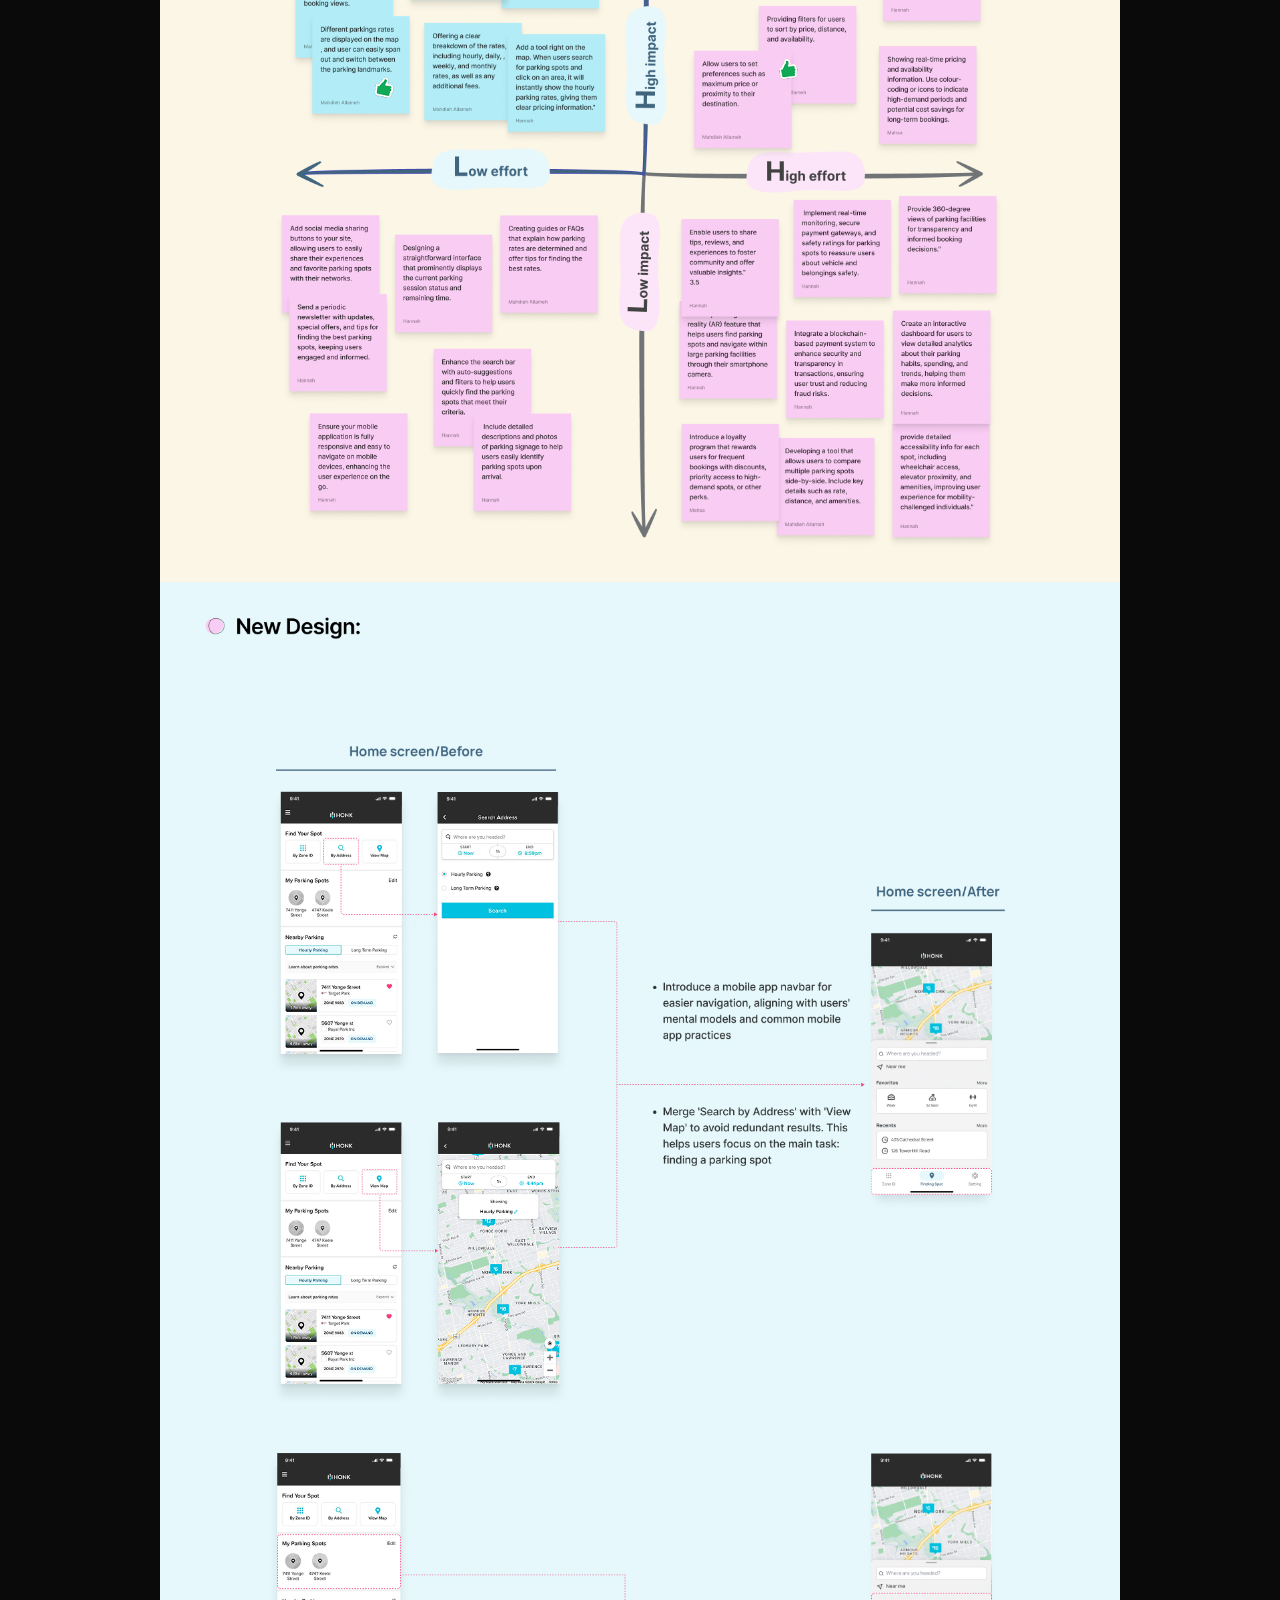
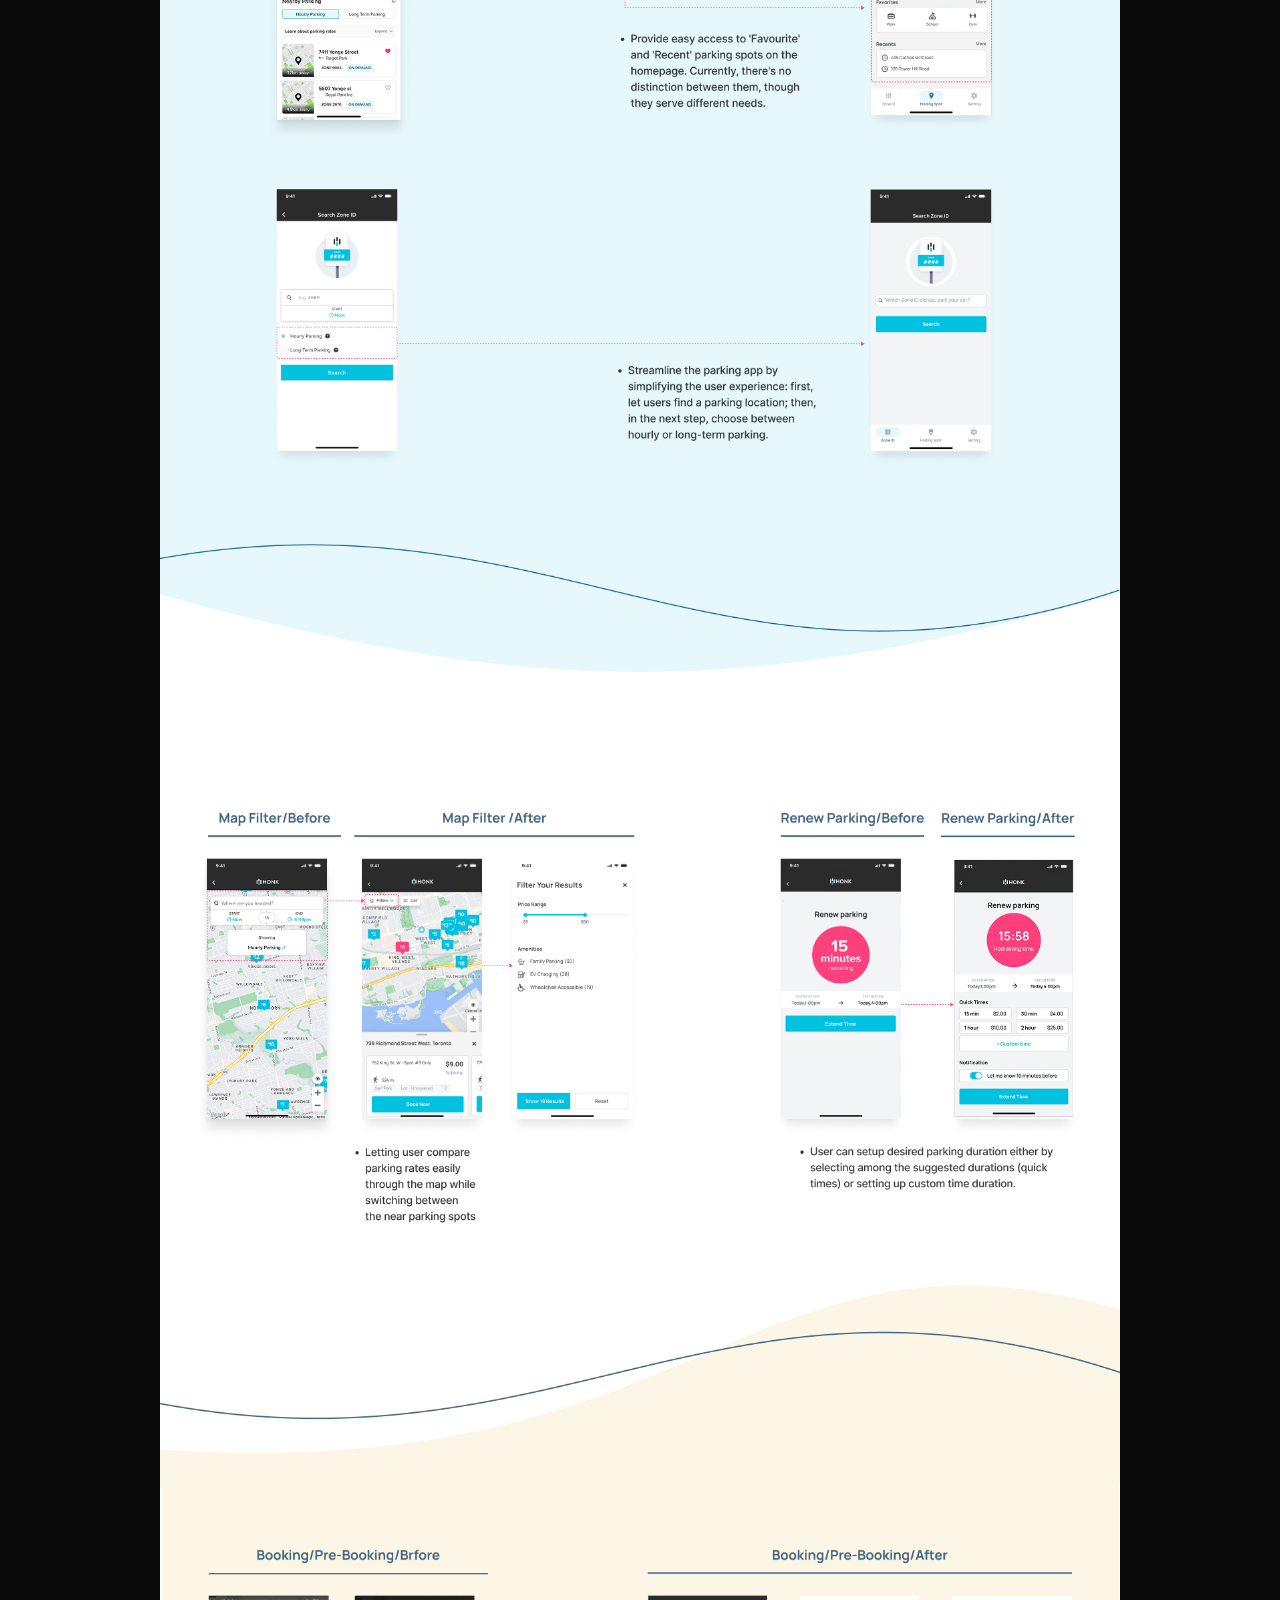
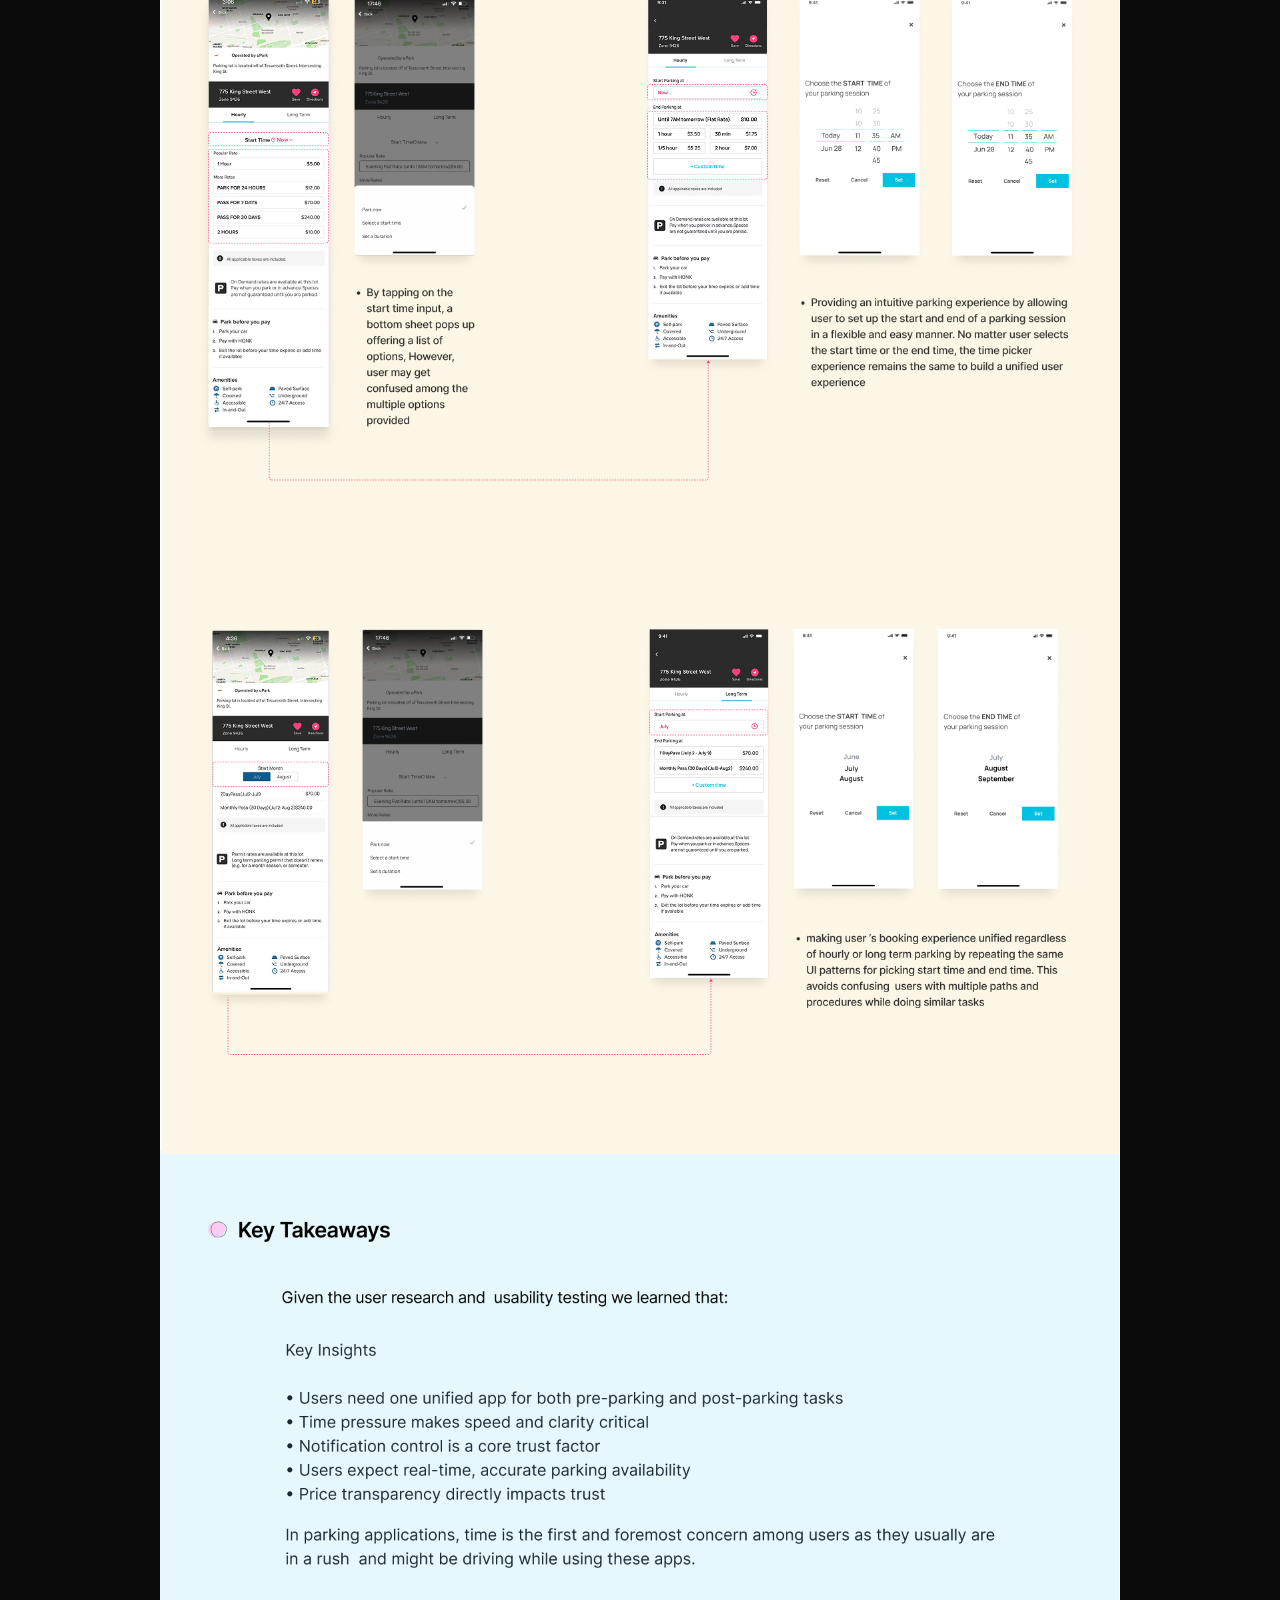
<file: honk.html>
<!DOCTYPE html>
<html lang="en">
<head>
  <meta charset="UTF-8">
  <meta name="viewport" content="width=device-width, initial-scale=1.0">
  <title>HONK Parking App — Hannah</title>
  <link href="https://fonts.googleapis.com/css2?family=Space+Grotesk:wght@300;400;500;600;700&display=swap" rel="stylesheet">
  <style>
    :root {
      --bg:#0A0A0A; --surface:#141414; --text:#E8E8E8;
      --text-muted:#777; --accent:#6C63FF; --border:rgba(255,255,255,.07);
    }
    *,*::before,*::after{box-sizing:border-box;margin:0;padding:0;}
    html{scroll-behavior:smooth;}
    body{background:var(--bg);color:var(--text);font-family:'Space Grotesk',sans-serif;line-height:1.6;}

    nav{
      position:fixed;top:0;left:0;right:0;z-index:100;
      padding:22px 80px;display:flex;justify-content:space-between;align-items:center;
      background:rgba(10,10,10,.85);backdrop-filter:blur(24px);-webkit-backdrop-filter:blur(24px);
      border-bottom:1px solid var(--border);
    }
    .nav-logo{font-size:22px;font-weight:700;letter-spacing:-.04em;color:var(--text);text-decoration:none;}
    .back{
      font-size:11px;font-weight:700;letter-spacing:.12em;text-transform:uppercase;
      color:var(--text-muted);text-decoration:none;display:flex;align-items:center;gap:8px;
      transition:color .2s,gap .2s;
    }
    .back:hover{color:var(--text);gap:12px;}

    .hero{
      padding:160px 0 80px;border-bottom:1px solid var(--border);
    }
    .hero-inner{
      max-width:1440px;margin:0 auto;padding:0 160px;
    }
    .cs-cat{
      font-size:10px;font-weight:700;letter-spacing:.16em;text-transform:uppercase;
      color:var(--accent);margin-bottom:20px;display:block;
    }
    .cs-title{
      font-size:clamp(36px,5vw,64px);font-weight:700;line-height:1.1;
      letter-spacing:-.03em;margin-bottom:48px;max-width:800px;
    }
    .cs-meta{
      display:flex;flex-wrap:wrap;gap:48px;
      padding-top:40px;border-top:1px solid var(--border);
    }
    .meta-item{}
    .meta-label{font-size:10px;font-weight:700;letter-spacing:.14em;text-transform:uppercase;color:var(--text-muted);margin-bottom:6px;}
    .meta-value{font-size:15px;font-weight:500;}

    .gallery{padding:0 160px 120px; max-width:1440px; margin:0 auto;}
    .gallery img{
      width:100%;display:block;
      opacity:0;filter:blur(8px);transform:translateY(20px) scale(.98);
      transition:opacity .65s cubic-bezier(.34,1.56,.64,1),filter .65s,transform .65s cubic-bezier(.34,1.56,.64,1);
    }
    .gallery img.in{opacity:1;filter:blur(0);transform:translateY(0) scale(1);}

    footer{
      padding:36px 80px;border-top:1px solid var(--border);
      display:flex;justify-content:space-between;align-items:center;
    }
    .foot-copy{font-size:11px;color:var(--text-muted);}
    .foot-back{
      font-size:11px;font-weight:700;letter-spacing:.1em;text-transform:uppercase;
      color:var(--text-muted);text-decoration:none;transition:color .2s;
    }
    .foot-back:hover{color:var(--text);}

    .cta-proto{display:inline-flex;align-items:center;padding:10px 20px;background:var(--accent);color:#0A0A0A;text-decoration:none;font-weight:600;font-size:12px;letter-spacing:.08em;border-radius:8px;transition:all .2s;text-transform:uppercase;cursor:pointer;}
    .cta-proto:hover{transform:translateY(-2px);opacity:.9;}
    .prototype-section{margin:100px auto;max-width:1400px;padding:0 24px;}
    .prototype-container{width:100%;}
    .prototype-section h2{margin-bottom:16px;}
    .prototype-description{max-width:700px;margin-bottom:24px;line-height:1.7;}
    .prototype-button{display:inline-block;margin-bottom:32px;padding:12px 24px;border-radius:12px;text-decoration:none;font-weight:600;background:var(--accent);color:#0A0A0A;transition:.2s ease;}
    .prototype-button:hover{transform:translateY(-2px);}
    .prototype-frame{width:100%;height:900px;border:1px solid rgba(255,255,255,.07);border-radius:20px;background:var(--surface);}

    @media(max-width:768px){
      nav{padding:18px 24px;}
      .hero{padding:100px 0 48px;}.hero-inner{padding:0 24px;}
      .gallery{padding:0 24px 80px;}
      .prototype-section{padding:0 24px;margin:60px auto;}
      .prototype-frame{height:650px;}
      footer{padding:28px 24px;flex-direction:column;gap:16px;text-align:center;}
    }
    @media(prefers-reduced-motion:reduce){
      *,*::before,*::after{animation-duration:.01ms!important;transition-duration:.01ms!important;}
    }
  </style>
</head>
<body>

<nav>
  <a class="nav-logo" href="index.html">Hannah</a>
  <div style="display:flex;align-items:center;gap:24px;">
    <a class="cta-proto" href="#prototype-section">View Prototype</a>
    <a class="back" href="index.html">
      <svg width="14" height="14" viewBox="0 0 24 24" fill="none" stroke="currentColor" stroke-width="2.5">
        <line x1="19" y1="12" x2="5" y2="12"/><polyline points="12 19 5 12 12 5"/>
      </svg>
      Back to Work
    </a>
  </div>
</nav>

<div class="hero">
  <div class="hero-inner">
    <span class="cs-cat">Mobile App · UX/UI Design</span>
    <h1 class="cs-title">Reducing Friction on HONK Parking App in Canada</h1>
    <div class="cs-meta">
      <div class="meta-item">
        <div class="meta-label">Role</div>
        <div class="meta-value">Product Designer</div>
      </div>
      <div class="meta-item">
        <div class="meta-label">Team</div>
        <div class="meta-value">3 Product Designers</div>
      </div>
      <div class="meta-item">
        <div class="meta-label">Tools</div>
        <div class="meta-value">Figma, Visily, Skype</div>
      </div>
      <div class="meta-item">
        <div class="meta-label">Duration</div>
        <div class="meta-value">6 weeks</div>
      </div>
    </div>
  </div>
</div>

<div class="gallery">
  <img src="portfoli_cases/Honk/01_header.png" alt="HONK case study header" loading="lazy">
  <img src="portfoli_cases/Honk/02_intro,context,designe process.png" alt="Intro, context and design process" loading="lazy">
  <img src="portfoli_cases/Honk/03_bussiness object,expected outcome.png" alt="Business objectives and expected outcomes" loading="lazy">
  <img src="portfoli_cases/Honk/04_ our assumption.png" alt="Our assumptions" loading="lazy">
  <img src="portfoli_cases/Honk/05_user interview.png" alt="User interviews" loading="lazy">
  <img src="portfoli_cases/Honk/06_synthesizing insights.png" alt="Synthesizing insights" loading="lazy">
  <img src="portfoli_cases/Honk/07_persona.png" alt="User persona" loading="lazy">
  <img src="portfoli_cases/Honk/08-competative analyst.png" alt="Competitive analysis" loading="lazy">
  <img src="portfoli_cases/Honk/09_how migh we.png" alt="How might we" loading="lazy">
  <img src="portfoli_cases/Honk/010_impact efford matrix.png" alt="Impact-effort matrix" loading="lazy">
  <img src="portfoli_cases/Honk/011_designe 1.png" alt="Design iteration 1" loading="lazy">
  <img src="portfoli_cases/Honk/012_designe2.png" alt="Design iteration 2" loading="lazy">
  <img src="portfoli_cases/Honk/013_designe3.png" alt="Design iteration 3" loading="lazy">
  <img src="portfoli_cases/Honk/014_key takeaways.png" alt="Key takeaways" loading="lazy">
</div>

<section class="prototype-section" id="prototype-section">
  <div class="prototype-container">
    <h2>Interactive Prototype</h2>

    <p class="prototype-description">
      Explore the final HONK experience through the interactive prototype below.
      You can also open it in a separate tab for a full-screen experience.
    </p>

    <a
      href="https://www.figma.com/proto/vZ8JfLA5rVL4OhtVE9ILsz/Honk-Team?node-id=629-8950&viewport=4086%2C933%2C0.15&t=yypx4LjbNqWbQcN0-1&scaling=scale-down&content-scaling=fixed&starting-point-node-id=571%3A5685&show-proto-sidebar=1&page-id=227%3A1137"
      target="_blank"
      rel="noopener noreferrer"
      class="prototype-button"
    >
      Open Full Prototype →
    </a>

    <iframe
      class="prototype-frame"
      src="https://www.figma.com/embed?embed_host=share&url=https://www.figma.com/proto/vZ8JfLA5rVL4OhtVE9ILsz/Honk-Team?node-id=629-8950&viewport=4086%2C933%2C0.15&t=yypx4LjbNqWbQcN0-1&scaling=scale-down&content-scaling=fixed&starting-point-node-id=571%3A5685&show-proto-sidebar=1&page-id=227%3A1137"
      allowfullscreen
    ></iframe>
  </div>
</section>

<footer>
  <span class="foot-copy">© 2024 Hannah</span>
  <a class="foot-back" href="index.html">← Back to portfolio</a>
</footer>

<script>
  const imgs = document.querySelectorAll('.gallery img');
  const io = new IntersectionObserver(entries=>{
    entries.forEach(e=>{
      if(e.isIntersecting){
        e.target.classList.add('in');
        io.unobserve(e.target);
      }
    });
  },{threshold:.08});
  imgs.forEach(img=>io.observe(img));
</script>
</body>
</html>
</file>
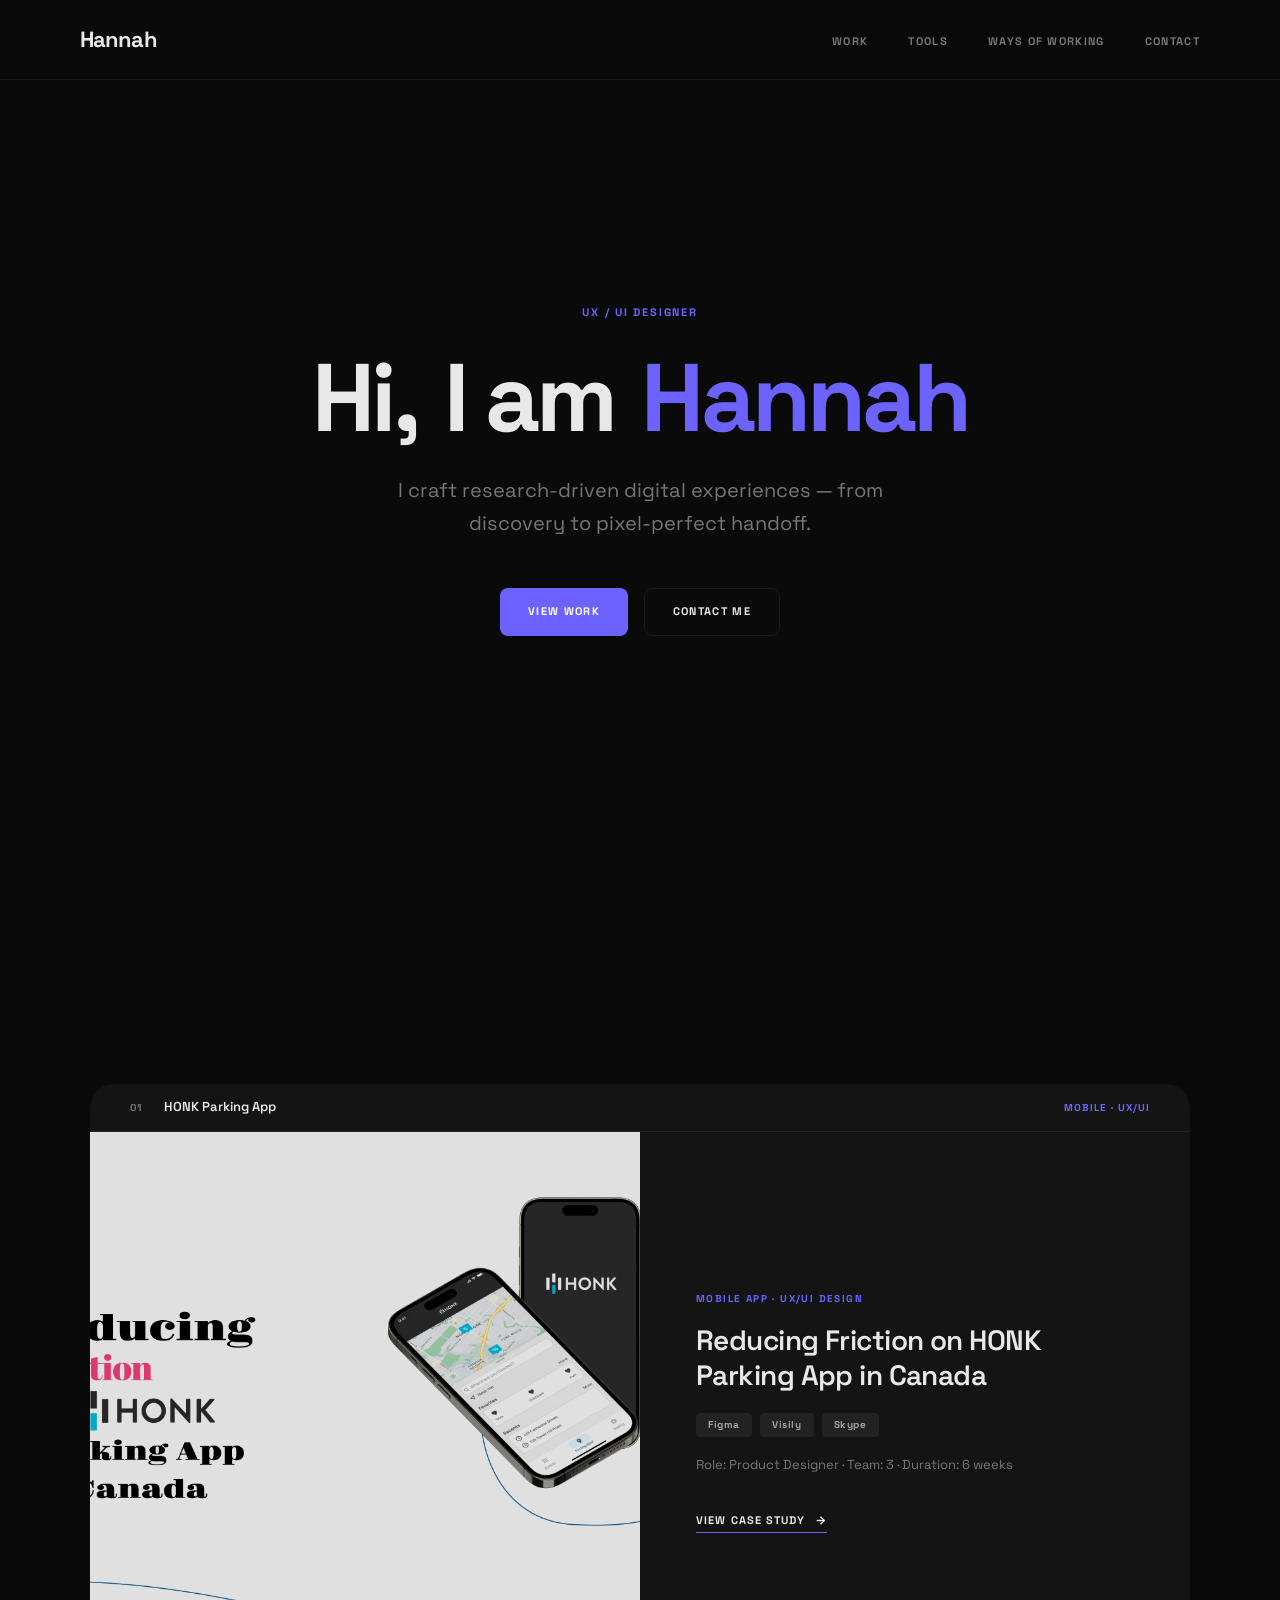
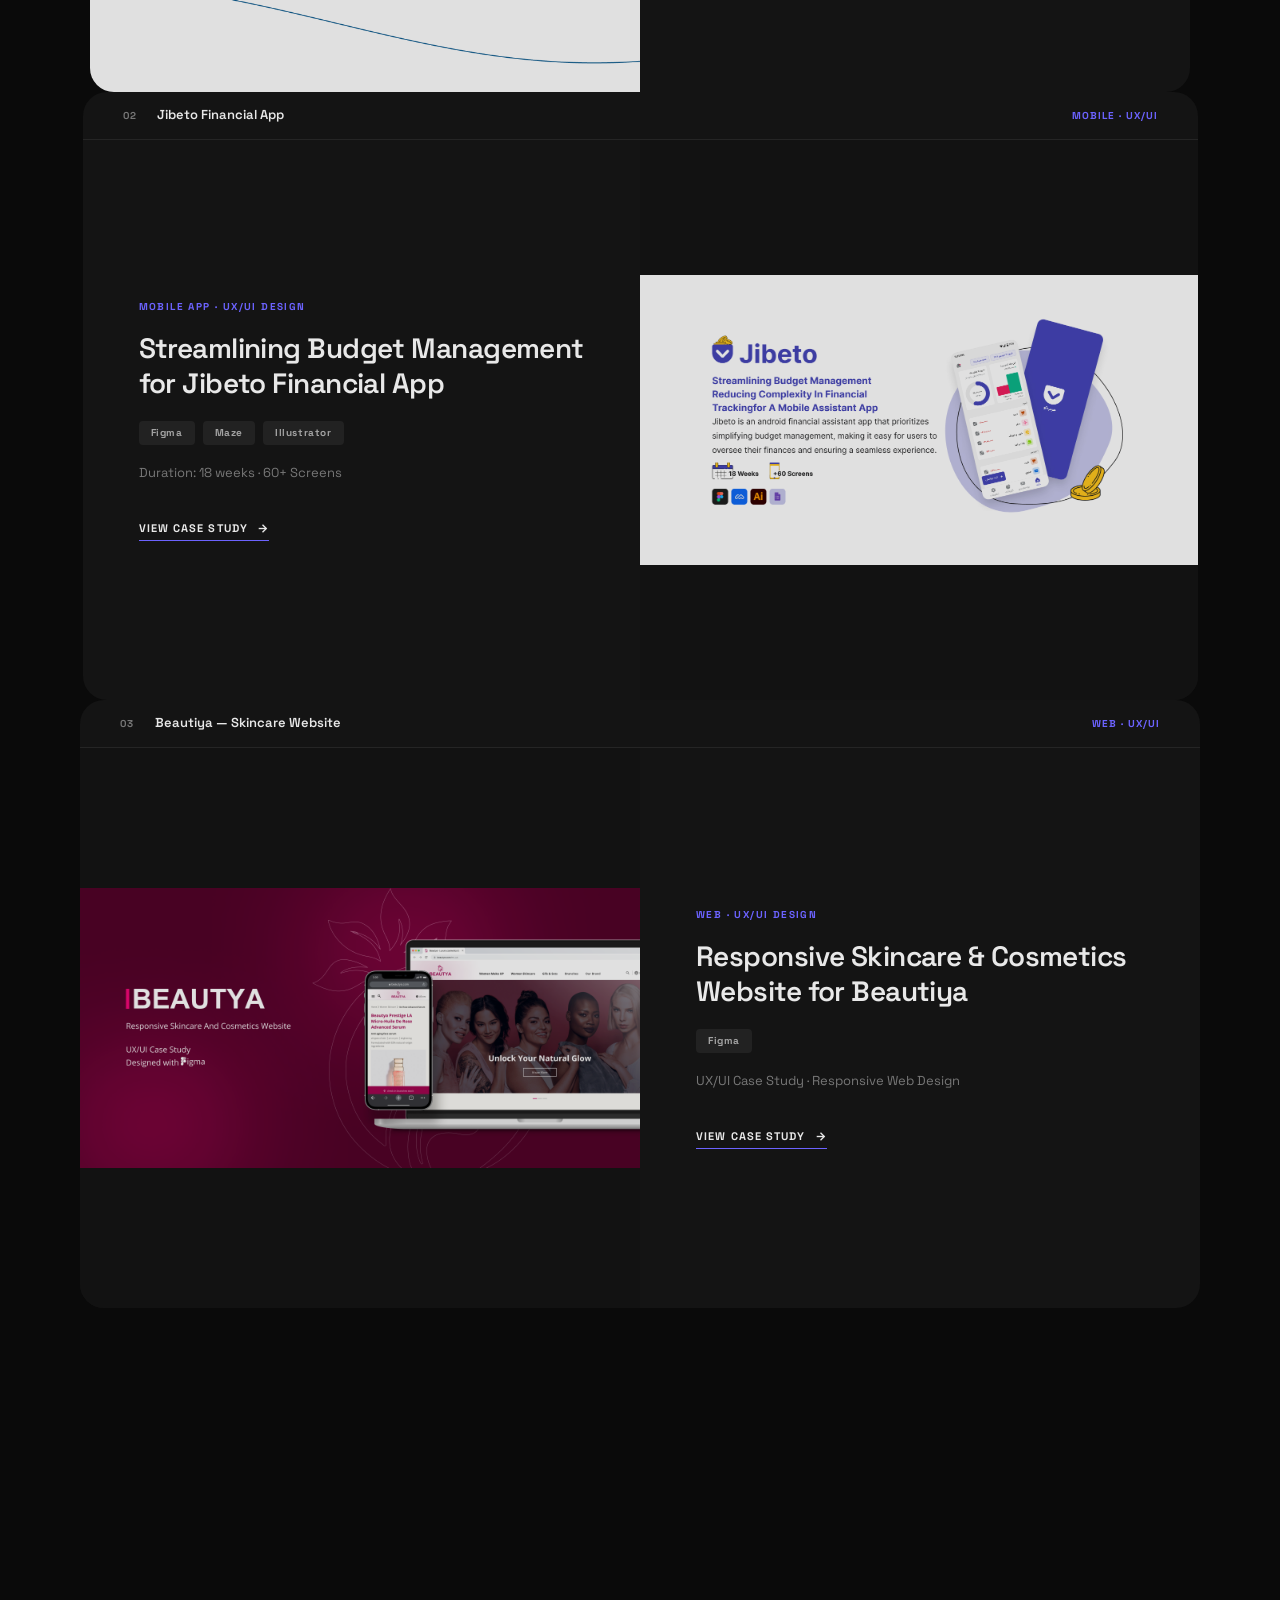
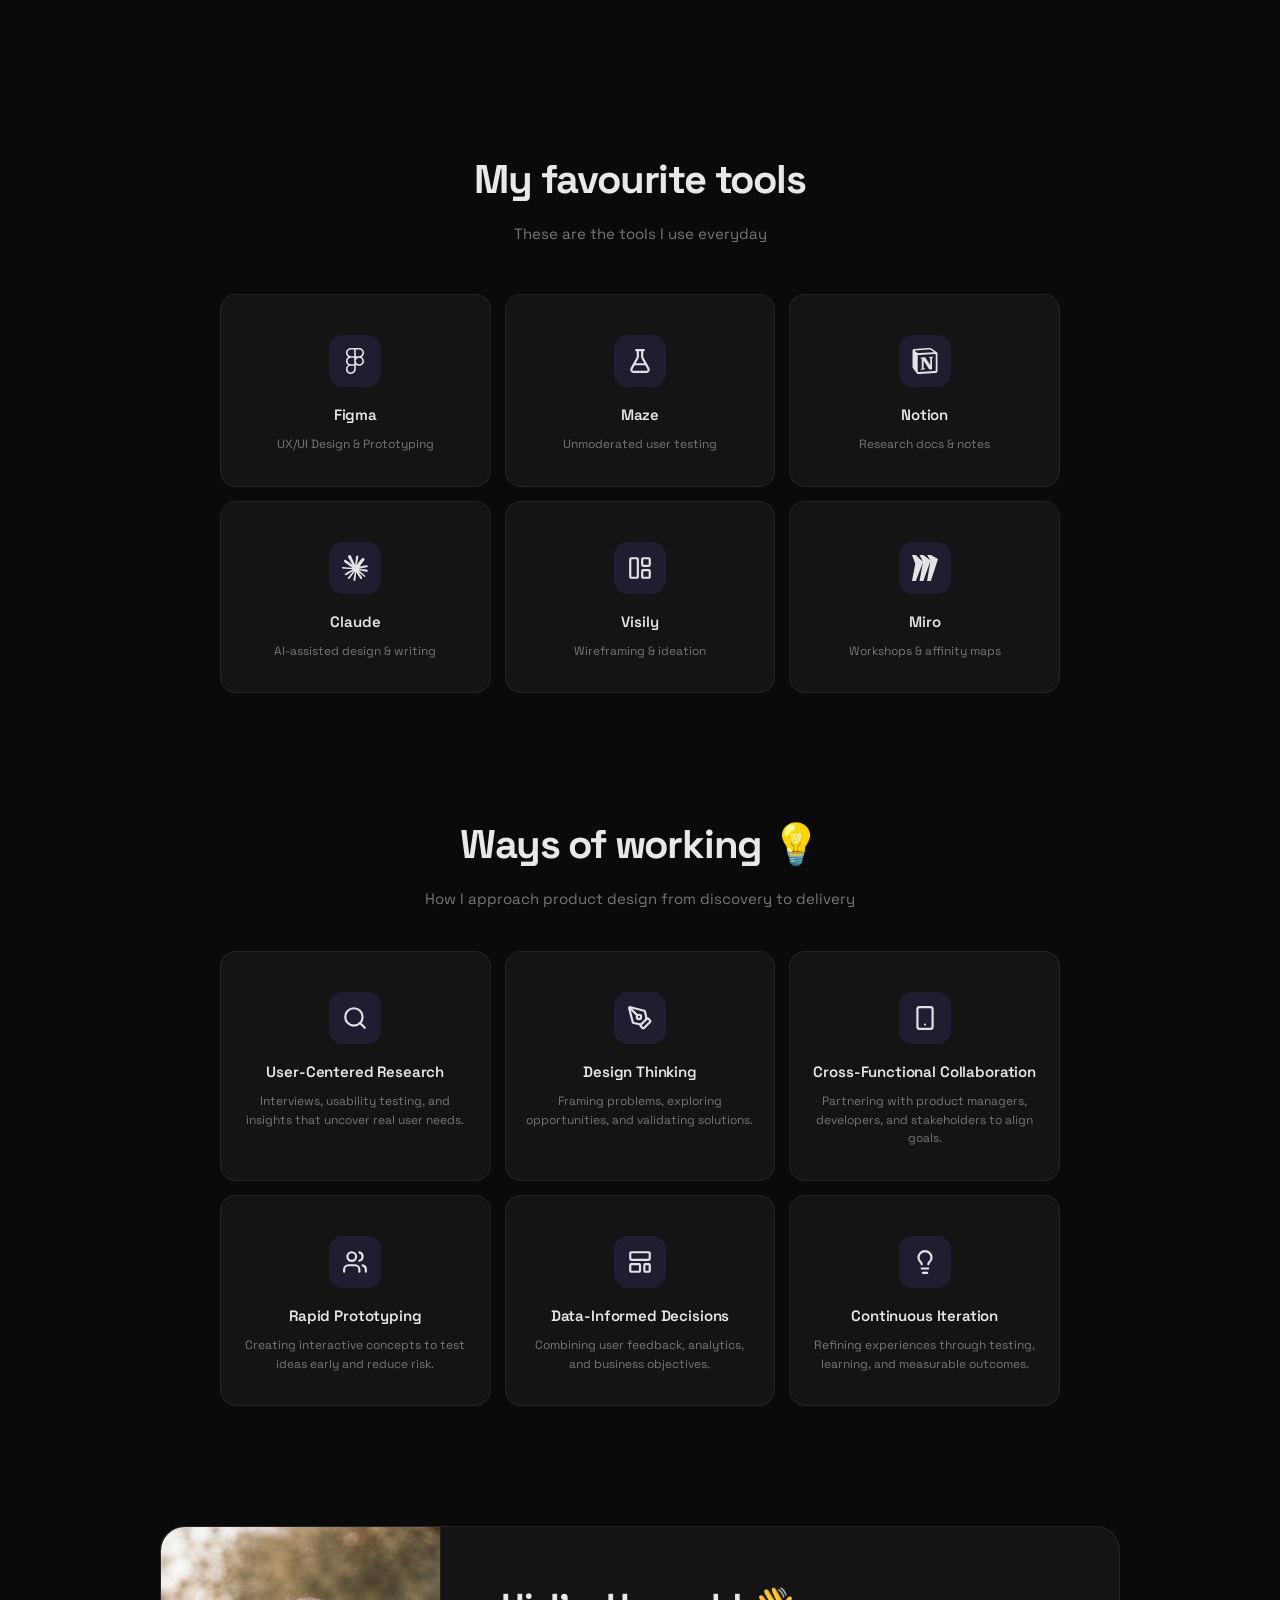
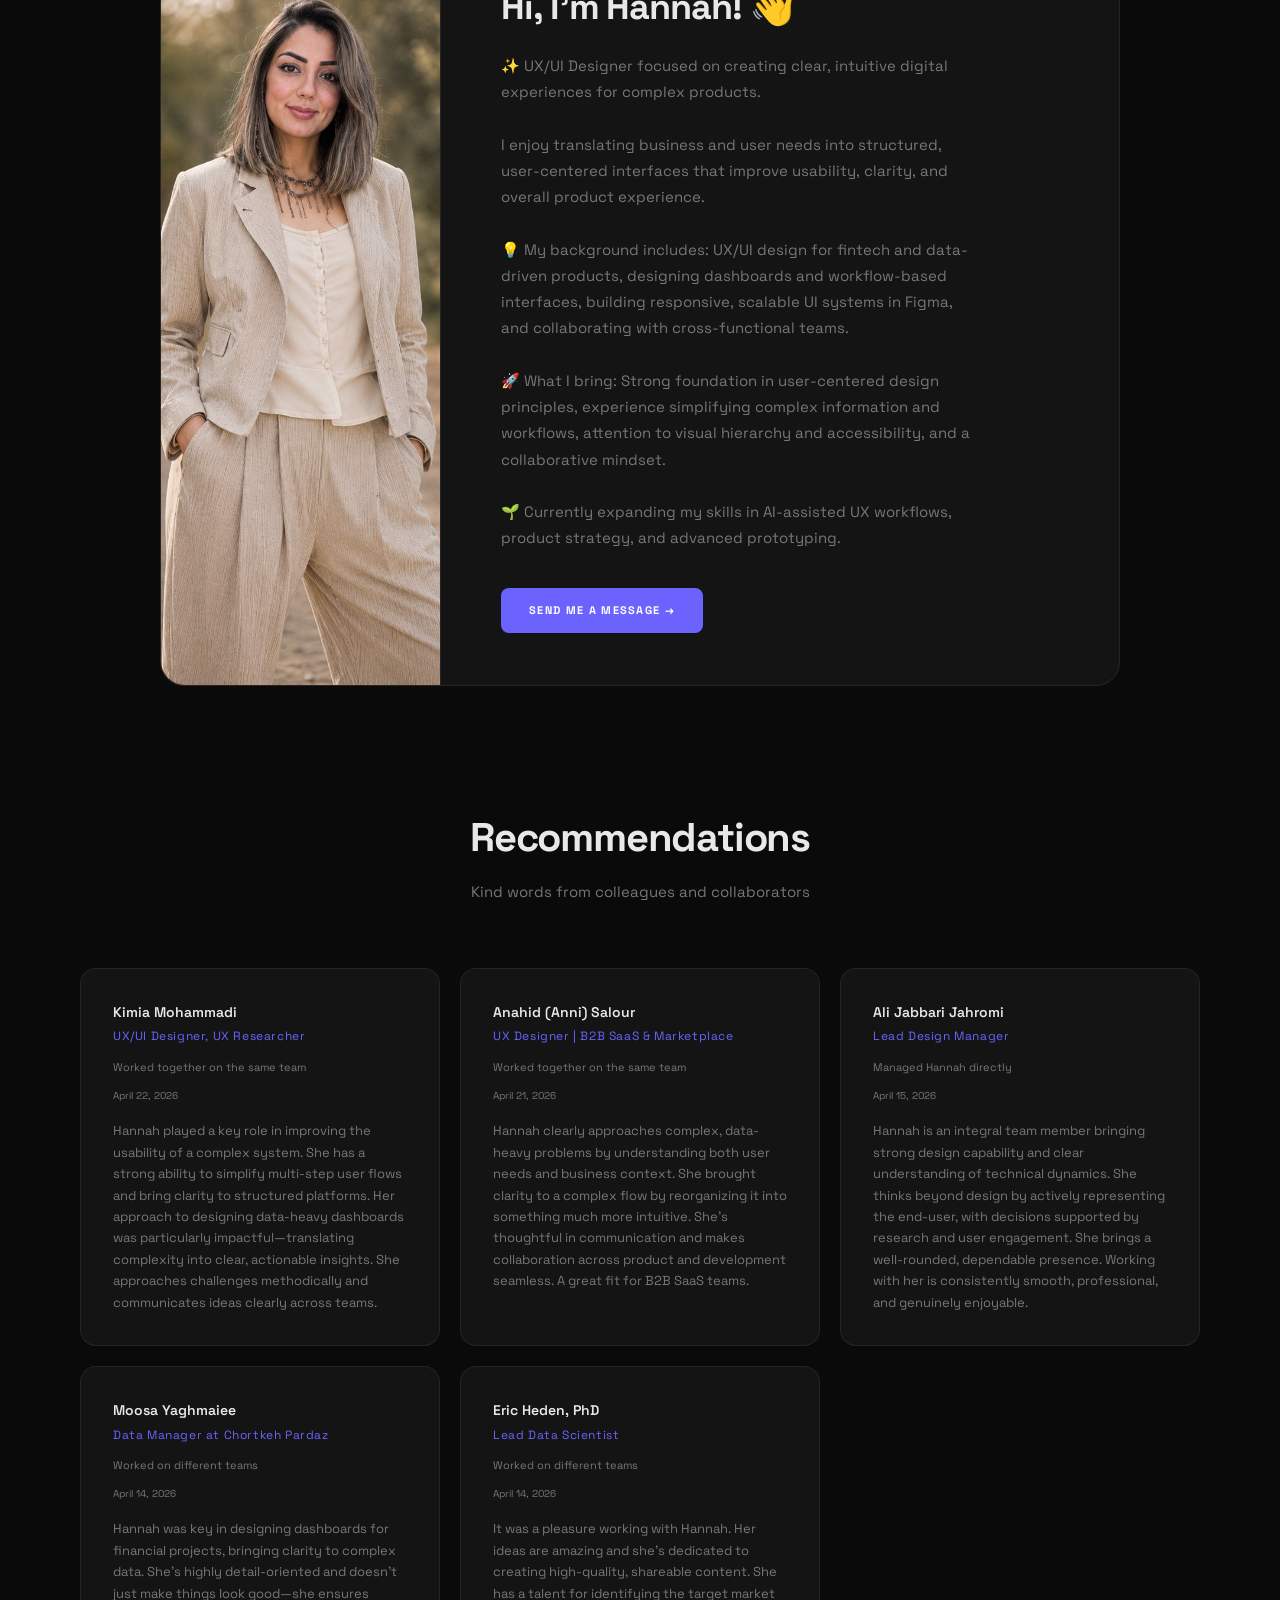
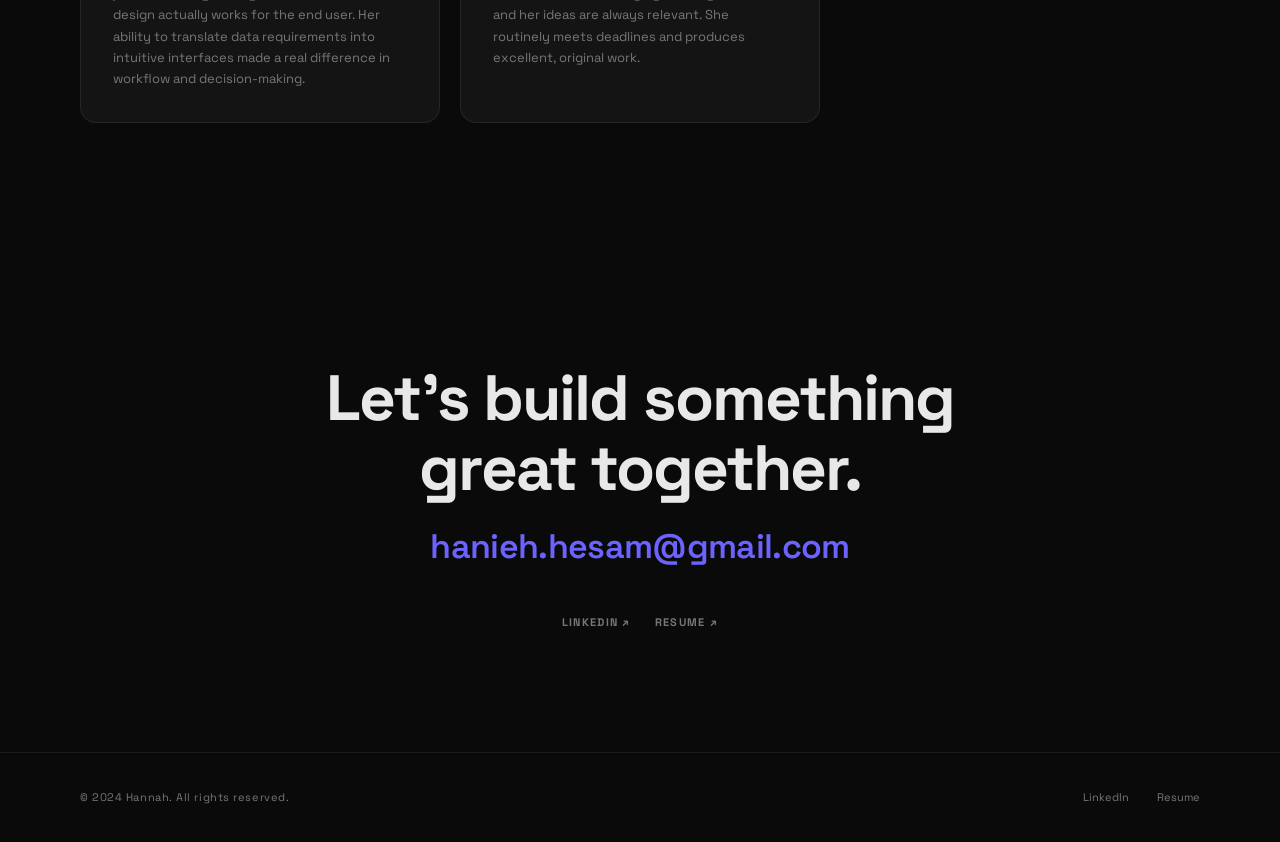
<file: index - Copy.html>
<!DOCTYPE html>
<html lang="en">
<head>
  <meta charset="UTF-8">
  <meta name="viewport" content="width=device-width, initial-scale=1.0">
  <title>Hannah — UX/UI Designer</title>
  <link href="https://fonts.googleapis.com/css2?family=Space+Grotesk:wght@300;400;500;600;700&display=swap" rel="stylesheet">
  <style>
    :root {
      --bg: #0A0A0A;
      --surface: #141414;
      --surface-hover: #1c1c1c;
      --text: #E8E8E8;
      --text-muted: #777;
      --accent: #6C63FF;
      --accent-glow: rgba(108,99,255,0.25);
      --border: rgba(255,255,255,0.07);
      --r-sm: 8px;
      --r-md: 16px;
      --r-lg: 24px;
    }

    *, *::before, *::after { box-sizing: border-box; margin: 0; padding: 0; }
    html { scroll-behavior: smooth; }
    body {
      background: var(--bg);
      color: var(--text);
      font-family: 'Space Grotesk', sans-serif;
      line-height: 1.6;
      overflow-x: hidden;
    }

    /* ── ANIMATIONS ── */
    @keyframes wordIn {
      0%   { opacity:0; filter:blur(10px); transform:translateY(40px); }
      50%  { opacity:.5; filter:blur(4px); transform:translateY(-4px); }
      100% { opacity:1; filter:blur(0); transform:translateY(0); }
    }
    @keyframes scaleIn {
      from { transform:scaleX(0); }
      to   { transform:scaleX(1); }
    }

    /* scroll-enter base */
    .anim {
      opacity: 0;
      filter: blur(12px);
      transform: translateY(28px);
      transition:
        opacity .7s cubic-bezier(.25,.46,.45,.94),
        filter  .7s cubic-bezier(.25,.46,.45,.94),
        transform .7s cubic-bezier(.25,.46,.45,.94);
    }
    .anim.in { opacity:1; filter:blur(0); transform:translateY(0); }
    .d1 { transition-delay:.09s; }
    .d2 { transition-delay:.18s; }
    .d3 { transition-delay:.27s; }
    .d4 { transition-delay:.36s; }
    .d5 { transition-delay:.45s; }
    .d6 { transition-delay:.54s; }

    /* ── NAV ── */
    nav {
      position: fixed; top:0; left:0; right:0; z-index:100;
      padding: 22px 80px;
      display: flex; justify-content:space-between; align-items:center;
      background: rgba(10,10,10,.85);
      backdrop-filter: blur(24px);
      -webkit-backdrop-filter: blur(24px);
      border-bottom: 1px solid var(--border);
    }
    .nav-logo {
      font-size: 22px; font-weight:700; letter-spacing:-.04em;
      color: var(--text); text-decoration:none;
    }
    .nav-links { display:flex; gap:40px; list-style:none; }
    .nav-links a {
      font-size:11px; font-weight:700; letter-spacing:.12em; text-transform:uppercase;
      color: var(--text-muted); text-decoration:none; position:relative;
      transition: color .25s;
    }
    .nav-links a::after {
      content:''; position:absolute; bottom:-3px; left:0; width:100%; height:1px;
      background: var(--text); transform:scaleX(0); transform-origin:left;
      transition: transform .25s cubic-bezier(.25,.46,.45,.94);
    }
    .nav-links a:hover { color:var(--text); }
    .nav-links a:hover::after { transform:scaleX(1); }

    .hamburger {
      display:none; background:none; border:none; cursor:pointer; color:var(--text); padding:4px;
    }
    .mob-menu {
      display:none; position:fixed; inset:0; z-index:99;
      background:rgba(10,10,10,.97); flex-direction:column;
      justify-content:center; align-items:center; gap:48px;
    }
    .mob-menu.open { display:flex; }
    .mob-menu a { font-size:36px; font-weight:700; color:var(--text); text-decoration:none; }
    .mob-close {
      position:absolute; top:24px; right:24px;
      background:none; border:none; color:var(--text); cursor:pointer;
    }

    /* ── HERO ── */
    .hero {
      min-height:100vh; display:flex; align-items:center;
      padding: 120px 80px 80px; position:relative; overflow:hidden;
      isolation: isolate; z-index: 1;
    }
    .hero-inner { width:100%; z-index:1; text-align:center; display:flex; flex-direction:column; align-items:center; }
    .hero-label {
      display:block; font-size:11px; font-weight:700; letter-spacing:.16em;
      text-transform:uppercase; color:var(--accent); margin-bottom:28px;
    }
    .hero-h1 {
      font-size: clamp(52px,8vw,96px); font-weight:700; line-height:1.0;
      letter-spacing:-.04em; margin-bottom:28px;
      display:flex; flex-wrap:wrap; gap:.08em .28em; justify-content:center;
    }
    .hero-h1 .w {
      display:inline-block; opacity:0; filter:blur(10px); transform:translateY(40px);
    }
    .hero-h1 .w.in { animation: wordIn .7s cubic-bezier(.25,.46,.45,.94) forwards; }
    .hero-h1 .accent { color: var(--accent); }

    .hero-sub {
      font-size:20px; line-height:1.65; color:var(--text-muted);
      max-width:520px; margin-bottom:48px; text-align:center;
      opacity:0; filter:blur(8px); transform:translateY(20px);
      transition: all .7s cubic-bezier(.25,.46,.45,.94) .85s;
    }
    .hero-sub.in { opacity:1; filter:blur(0); transform:translateY(0); }
    .hero-ctas {
      display:flex; gap:16px; flex-wrap:wrap;
      opacity:0; transform:translateY(16px);
      transition: all .7s cubic-bezier(.25,.46,.45,.94) 1.05s;
    }
    .hero-ctas.in { opacity:1; transform:translateY(0); }

    /* buttons */
    .btn {
      display:inline-flex; align-items:center; gap:8px;
      font-size:11px; font-weight:700; letter-spacing:.12em; text-transform:uppercase;
      text-decoration:none; padding:14px 28px; border-radius:var(--r-sm);
      cursor:pointer; border:none;
      transition: transform .2s cubic-bezier(.4,0,.2,1), box-shadow .2s;
    }
    .btn:active { transform:scale(.97) !important; }
    .btn-fill { background:var(--accent); color:#fff; }
    .btn-fill:hover { transform:scale(1.05); box-shadow:0 8px 32px var(--accent-glow); }
    .btn-outline { background:transparent; color:var(--text); border:1px solid var(--border); }
    .btn-outline:hover { transform:scale(1.05); border-color:rgba(255,255,255,.25); }

    /* ── SECTION SHELL ── */
    .sec { padding:120px 80px; }
    .sec-label {
      display:inline-block; font-size:10px; font-weight:700; letter-spacing:.18em;
      text-transform:uppercase; color:var(--text-muted); margin-bottom:64px;
      position:relative;
    }
    .sec-label::after {
      content:''; position:absolute; bottom:-10px; left:0; width:100%; height:1px;
      background:var(--accent); transform:scaleX(0); transform-origin:left;
    }
    .sec-label.in::after { animation: scaleIn .9s cubic-bezier(.76,0,.24,1) .15s forwards; }

    /* ── WORK — STICKY FOLDING STACK ──
       Identical to stacky.framer.website:
       • All cards are direct siblings inside one scroll container — no wrappers.
       • Each card is position:sticky with top increasing by PEEK_H (48px) per card.
       • Later cards in the DOM appear on top (natural z stacking).
       • When you scroll, each new card slides up and covers the previous one,
         leaving only its PEEK_H strip visible — exactly like dealing cards.
       • Slightly increasing max-width per card creates a perspective fan.
    */
    .work-sticky-section {
      padding-top: 0;
      padding-bottom: 0;
    }
    .work-section-header { padding: 120px 80px 64px; }

    /* The stack container — all 3 sticky cards live directly inside this */
    .work-stack {
      position: relative;
      /* bottom padding keeps the full last card visible after scrolling */
      padding-bottom: 320px;
    }

    .work-card-sticky {
      position: sticky;
      /* top & max-width set per-card via inline style */
      width: calc(100% - 160px);
      margin: 0 auto;
      border-radius: var(--r-lg);
      overflow: hidden;
      background: var(--surface);
      transform-origin: top center;
      /* transition only for hover bg; transform is JS-driven */
      transition: background .4s, box-shadow .4s;
    }
    .work-card-sticky:hover {
      background: var(--surface-hover);
      box-shadow: 0 24px 60px rgba(0,0,0,.6);
    }

    /* ── PEEK STRIP ──
       This 48px bar is what shows when a card is buried under the next one.
       Height must equal the step between each card's `top` value.
    */
    .card-peek {
      height: 48px;
      display: flex;
      align-items: center;
      gap: 20px;
      padding: 0 40px;
      border-bottom: 1px solid var(--border);
    }
    .card-peek-num  { font-size:10px; font-weight:700; letter-spacing:.14em; color:var(--text-muted); }
    .card-peek-name { font-size:13px; font-weight:600; color:var(--text); flex:1; }
    .card-peek-cat  { font-size:10px; font-weight:700; letter-spacing:.1em; text-transform:uppercase; color:var(--accent); }

    /* ── CARD BODY ── */
    .card-inner {
      display: grid;
      grid-template-columns: 1fr 1fr;
      min-height: 560px;
    }
    .card-inner.rev { direction: rtl; }
    .card-inner.rev > * { direction: ltr; }

    .wc-img { overflow: hidden; display: flex; align-items: stretch; }
    .wc-img img {
      width: 100%; height: 100%;
      object-fit: cover; object-position: top center;
      display: block;
      transition: transform .7s cubic-bezier(.25,.46,.45,.94), filter .7s;
      filter: brightness(.88);
    }
    .wc-img.contain img {
      object-fit: contain; object-position: center;
      background: var(--surface);
    }
    .work-card-sticky:hover .wc-img img { transform: scale(1.04); filter: brightness(1); }
    .wc-body { padding: 48px 56px; display: flex; flex-direction: column; justify-content: center; }
    .wc-cat {
      font-size: 10px; font-weight: 700; letter-spacing: .14em; text-transform: uppercase;
      color: var(--accent); margin-bottom: 16px;
    }
    .wc-title { font-size: 28px; font-weight: 600; line-height: 1.25; letter-spacing: -.02em; margin-bottom: 20px; }
    .wc-tags { display: flex; flex-wrap: wrap; gap: 8px; margin-bottom: 18px; }
    .tag {
      background: rgba(255,255,255,.06); color: rgba(232,232,232,.65);
      padding: 4px 12px; border-radius: 4px; font-size: 10px; font-weight: 700; letter-spacing: .06em;
    }
    .wc-meta { font-size: 13px; color: var(--text-muted); margin-bottom: 36px; }
    .wc-cta {
      display: inline-flex; align-items: center; gap: 8px;
      font-size:11px; font-weight:700; letter-spacing:.1em; text-transform:uppercase;
      color:var(--text); text-decoration:none;
      padding-bottom:3px; border-bottom:1px solid var(--accent); width:fit-content;
      transition:gap .2s, color .2s;
    }
    .wc-cta svg { width:13px; height:13px; transition:transform .2s; }
    .wc-cta:hover { gap:14px; color:var(--accent); }
    .wc-cta:hover svg { transform:translateX(3px); }

    /* ── TOOLS + WAYS OF WORKING — centered 3×2 icon card grid ── */
    .tools-header { margin-bottom: 48px; text-align: center; }
    .tools-h {
      font-size: clamp(26px, 3.5vw, 40px); font-weight: 700;
      letter-spacing: -.03em; margin-bottom: 10px; text-align: center;
    }
    .tools-sub-text { font-size: 15px; color: var(--text-muted); text-align: center; }
    .tools-sub-text { margin-bottom: 40px; }

    .icon-grid {
      display: grid;
      grid-template-columns: repeat(3, 1fr);
      gap: 14px;
      max-width: 840px;
      margin: 0 auto;
    }
    .icon-card {
      background: var(--surface); border: 1px solid var(--border);
      border-radius: var(--r-md); padding: 40px 20px 32px;
      text-align: center; display: flex; flex-direction: column;
      align-items: center; gap: 8px;
      transition: background .3s, transform .3s cubic-bezier(.25,.46,.45,.94), box-shadow .3s;
    }
    .icon-card:hover {
      background: var(--surface-hover);
      transform: translateY(-5px);
      box-shadow: 0 16px 40px rgba(0,0,0,.45);
    }
    .ic-icon-wrap {
      width: 52px; height: 52px; border-radius: 14px;
      background: rgba(108,99,255,.12);
      display: flex; align-items: center; justify-content: center;
      margin-bottom: 8px;
    }
    .ic-icon {
      width: 26px; height: 26px;
      filter: brightness(0) invert(1); opacity: .88;
    }
    .ic-num {
      font-size: 10px; font-weight: 700; letter-spacing: .16em; color: var(--accent);
    }
    .ic-title { font-size: 15px; font-weight: 600; letter-spacing: -.01em; }
    .ic-desc { font-size: 12px; color: var(--text-muted); line-height: 1.55; }

    /* ── ABOUT CARD — same width as work cards ── */
    .about-section { padding: 0 80px 120px; }
    .about-card {
      width: calc(100% - 160px); max-width: 1130px; margin: 0 auto;
      background: var(--surface); border: 1px solid var(--border);
      border-radius: var(--r-lg); display: grid;
      grid-template-columns: 280px 1fr;
      transition: box-shadow .35s;
    }
    .about-card:hover { box-shadow: 0 20px 60px rgba(0,0,0,.45); }
    .about-img-wrap {
      overflow: hidden;
      min-height: 320px; border-right: 1px solid var(--border);
      border-radius: var(--r-lg) 0 0 var(--r-lg);
    }
    .about-img-wrap img {
      width: 100%; height: 100%; object-fit: cover; object-position: center top; display: block;
    }
    .about-body {
      padding: 52px 60px;
      display: flex; flex-direction: column; justify-content: center;
    }
    .about-greeting {
      font-size: clamp(26px, 3vw, 36px); font-weight: 700;
      letter-spacing: -.03em; margin-bottom: 16px;
    }
    .about-desc {
      font-size: 15px; line-height: 1.75; color: var(--text-muted);
      max-width: 480px; margin-bottom: 36px;
    }
    .about-btn {
      align-self: flex-start;
      display: inline-flex; align-items: center; gap: 8px;
      font-size: 11px; font-weight: 700; letter-spacing: .12em; text-transform: uppercase;
      text-decoration: none; padding: 14px 28px; border-radius: var(--r-sm);
      background: var(--accent); color: #fff;
      transition: transform .2s, box-shadow .2s;
    }
    .about-btn:hover { transform: scale(1.05); box-shadow: 0 8px 32px var(--accent-glow); }

    /* ── CONTACT ── */
    .contact-sec { padding:120px 80px; text-align:center; display:flex; flex-direction:column; align-items:center; }
    .contact-h {
      font-size:clamp(38px,5vw,68px); font-weight:700; line-height:1.1;
      letter-spacing:-.03em; max-width:700px; margin-bottom:16px;
    }
    .contact-sub { font-size:16px; color:var(--text-muted); margin-bottom:48px; }
    .contact-email {
      display:inline-block; font-size:clamp(18px,3vw,34px); font-weight:600;
      letter-spacing:-.02em; color:var(--accent); text-decoration:none;
      margin-bottom:40px; position:relative;
    }
    .contact-email::after {
      content:''; position:absolute; bottom:-3px; left:0; width:100%; height:2px;
      background:var(--accent); transform:scaleX(0); transform-origin:center;
      transition:transform .3s;
    }
    .contact-email:hover::after { transform:scaleX(1); }
    .contact-socials { display:flex; gap:24px; justify-content:center; }
    .soc-link {
      font-size:11px; font-weight:700; letter-spacing:.12em; text-transform:uppercase;
      color:var(--text-muted); text-decoration:none;
      transition:color .2s, transform .2s;
    }
    .soc-link:hover { color:var(--text); transform:translateX(3px); }

    /* ── RECOMMENDATIONS ── */
    .recommendations-section { padding: 0 80px 120px; }
    .recommendations-header { text-align: center; margin-bottom: 64px; }
    .rec-h { font-size: clamp(26px, 3.5vw, 40px); font-weight: 700; letter-spacing: -.03em; margin-bottom: 10px; }
    .rec-sub { font-size: 15px; color: var(--text-muted); }
    .rec-grid { display: grid; grid-template-columns: repeat(auto-fit, minmax(320px, 1fr)); gap: 20px; max-width: 1200px; margin: 0 auto; }
    .rec-card {
      background: var(--surface); border: 1px solid var(--border);
      border-radius: var(--r-md); padding: 32px;
      transition: background .3s, box-shadow .3s;
      display: flex; flex-direction: column;
    }
    .rec-card:hover { background: var(--surface-hover); box-shadow: 0 16px 40px rgba(0,0,0,.45); }
    .rec-author { font-size: 14px; font-weight: 600; color: var(--text); margin-bottom: 4px; }
    .rec-title { font-size: 12px; color: var(--accent); margin-bottom: 12px; letter-spacing: .05em; }
    .rec-relation { font-size: 11px; color: var(--text-muted); margin-bottom: 12px; }
    .rec-date { font-size: 10px; color: var(--text-muted); margin-bottom: 16px; }
    .rec-text { font-size: 13px; color: var(--text-muted); line-height: 1.65; flex: 1; }

    /* ── FOOTER ── */
    footer {
      padding:36px 80px; border-top:1px solid var(--border);
      display:flex; justify-content:space-between; align-items:center;
    }
    .foot-copy { font-size:11px; color:var(--text-muted); letter-spacing:.05em; }
    .foot-links { display:flex; gap:28px; }
    .foot-links a {
      font-size:11px; color:var(--text-muted); text-decoration:none;
      transition:color .2s;
    }
    .foot-links a:hover { color:var(--text); }

    /* ── RESPONSIVE ── */
    @media(max-width:900px){
      nav { padding:18px 24px; }
      .nav-links { display:none; }
      .hamburger { display:block; }
      .hero { padding:100px 24px 60px; }
      .sec { padding:80px 24px; }
      /* Work sticky — disable on mobile, show flat */
      .work-section-header { padding: 80px 24px 48px; }
      .work-stack { padding-bottom: 0; }
      .work-card-sticky {
        position: relative !important;
        top: auto !important;
        max-width: 100% !important;
        width: calc(100% - 48px) !important;
        transform: none !important;
        margin-bottom: 4px;
      }
      .card-inner { grid-template-columns: 1fr; min-height: auto; }
      .card-inner.rev { direction: ltr; }
      .wc-img { height: 240px; }
      .wc-img img { height: 240px; }
      .wc-body { padding: 32px 28px; }
      .wc-title { font-size: 20px; }
      .icon-grid { grid-template-columns: repeat(2, 1fr); max-width: 100%; }
      .about-section { padding: 0 24px 80px; }
      .about-card { grid-template-columns: 1fr; width: calc(100% - 48px); max-width: 100%; }
      .about-img-wrap { min-height: 200px; border-right: none; border-bottom: 1px solid var(--border); border-radius: var(--r-lg) var(--r-lg) 0 0; }
      .about-body { padding: 32px 28px; }
      .recommendations-section { padding: 0 24px 80px; }
      .rec-grid { grid-template-columns: 1fr; }
      .contact-sec { padding:80px 24px; }
      footer { padding:28px 24px; flex-direction:column; gap:16px; text-align:center; }
    }
    @media(max-width:480px){
      .icon-grid { grid-template-columns: 1fr; }
      .icon-card { padding: 32px 16px 24px; }
    }
    @media(prefers-reduced-motion:reduce){
      *,*::before,*::after { animation-duration:.01ms !important; transition-duration:.01ms !important; }
    }
  </style>
</head>
<body>

<!-- NAV -->
<nav>
  <a class="nav-logo" href="#">Hannah</a>
  <ul class="nav-links">
    <li><a href="#work">Work</a></li>
    <li><a href="#tools">Tools</a></li>
    <li><a href="#skills">Ways of working</a></li>
    <li><a href="#contact">Contact</a></li>
  </ul>
  <button class="hamburger" id="ham" aria-label="Menu">
    <svg width="22" height="22" viewBox="0 0 24 24" fill="none" stroke="currentColor" stroke-width="2">
      <line x1="3" y1="6" x2="21" y2="6"/><line x1="3" y1="12" x2="21" y2="12"/><line x1="3" y1="18" x2="21" y2="18"/>
    </svg>
  </button>
</nav>

<!-- MOBILE MENU -->
<div class="mob-menu" id="mobMenu">
  <button class="mob-close" onclick="closeMob()" aria-label="Close">
    <svg width="24" height="24" viewBox="0 0 24 24" fill="none" stroke="currentColor" stroke-width="2">
      <line x1="18" y1="6" x2="6" y2="18"/><line x1="6" y1="6" x2="18" y2="18"/>
    </svg>
  </button>
  <a href="#work" onclick="closeMob()">Work</a>
  <a href="#tools" onclick="closeMob()">Tools</a>
  <a href="#skills" onclick="closeMob()">Ways of working</a>
  <a href="#contact" onclick="closeMob()">Contact</a>
</div>

<!-- HERO -->
<section class="hero">
  <div class="hero-inner">
    <span class="hero-label anim" id="hLabel">UX / UI Designer</span>
    <h1 class="hero-h1" id="hTitle" aria-label="Hi, I am Hannah">
      <span class="w">Hi,</span>
      <span class="w">I&nbsp;am</span>
      <span class="w accent">Hannah</span>
    </h1>
    <p class="hero-sub" id="hSub">
      I craft research-driven digital experiences — from discovery to pixel-perfect handoff.
    </p>
    <div class="hero-ctas" id="hCtas">
      <a href="#work" class="btn btn-fill">View Work</a>
      <a href="#contact" class="btn btn-outline">Contact Me</a>
    </div>
  </div>
</section>

<!-- WORK — Identical sticky fold to stacky.framer.website -->
<!--
  HOW THIS WORKS:
  All 3 cards are direct siblings inside .work-stack (NO individual wrappers).
  position:sticky + the cards' own natural height creates scroll distance.
  Card 1 sticks at top:80px.  Card 2 scrolls up and sticks at top:128px,
  leaving 48px of Card 1 visible above it.  Card 3 sticks at top:176px,
  leaving 48px of Card 2 and 96px of Card 1 above it.
  Result: a fan of peeking card tabs — identical to the Stacky fold effect.
-->
<section id="work" class="work-sticky-section">

  <div class="work-section-header">
  </div>

  <div class="work-stack">

    <!--
      Card 1 — HONK
      top: 80px  (nav height ~72px + small buffer)
      max-width: 1100px  (narrowest — deepest in fan when buried)
      z-order: first in DOM → sits behind Card 2 & 3 naturally
    -->
    <div class="work-card-sticky" style="top:80px; max-width:1100px;">
      <div class="card-peek">
        <span class="card-peek-num">01</span>
        <span class="card-peek-name">HONK Parking App</span>
        <span class="card-peek-cat">Mobile · UX/UI</span>
      </div>
      <div class="card-inner">
        <div class="wc-img">
          <img src="portfoli_cases/Honk/01_header.png" alt="HONK Parking App case study" loading="lazy">
        </div>
        <div class="wc-body">
          <span class="wc-cat">Mobile App · UX/UI Design</span>
          <h3 class="wc-title">Reducing Friction on HONK Parking App in Canada</h3>
          <div class="wc-tags">
            <span class="tag">Figma</span><span class="tag">Visily</span><span class="tag">Skype</span>
          </div>
          <p class="wc-meta">Role: Product Designer · Team: 3 · Duration: 6 weeks</p>
          <a href="honk.html" class="wc-cta">
            View Case Study
            <svg viewBox="0 0 24 24" fill="none" stroke="currentColor" stroke-width="2.5">
              <line x1="5" y1="12" x2="19" y2="12"/><polyline points="12 5 19 12 12 19"/>
            </svg>
          </a>
        </div>
      </div>
    </div>

    <!--
      Card 2 — JIBETO
      top: 128px  (= 80 + 48px peek strip)
      max-width: 1120px  (medium — mid fan)
      z-order: second → sits above Card 1, below Card 3
    -->
    <div class="work-card-sticky" style="top:128px; max-width:1115px;">
      <div class="card-peek">
        <span class="card-peek-num">02</span>
        <span class="card-peek-name">Jibeto Financial App</span>
        <span class="card-peek-cat">Mobile · UX/UI</span>
      </div>
      <div class="card-inner rev">
        <div class="wc-img contain">
          <img src="portfoli_cases/Jibeto/Header.png" alt="Jibeto Financial App case study" loading="lazy">
        </div>
        <div class="wc-body">
          <span class="wc-cat">Mobile App · UX/UI Design</span>
          <h3 class="wc-title">Streamlining Budget Management for Jibeto Financial App</h3>
          <div class="wc-tags">
            <span class="tag">Figma</span><span class="tag">Maze</span><span class="tag">Illustrator</span>
          </div>
          <p class="wc-meta">Duration: 18 weeks · 60+ Screens</p>
          <a href="jibeto.html" class="wc-cta">
            View Case Study
            <svg viewBox="0 0 24 24" fill="none" stroke="currentColor" stroke-width="2.5">
              <line x1="5" y1="12" x2="19" y2="12"/><polyline points="12 5 19 12 12 19"/>
            </svg>
          </a>
        </div>
      </div>
    </div>

    <!--
      Card 3 — BEAUTIYA
      top: 176px  (= 128 + 48px peek strip)
      max-width: 1140px  (widest — frontmost in fan, full card visible)
      z-order: last → naturally on top of Card 1 & 2
    -->
    <div class="work-card-sticky" style="top:176px; max-width:1130px;">
      <div class="card-peek">
        <span class="card-peek-num">03</span>
        <span class="card-peek-name">Beautiya — Skincare Website</span>
        <span class="card-peek-cat">Web · UX/UI</span>
      </div>
      <div class="card-inner">
        <div class="wc-img contain">
          <img src="portfoli_cases/beautiya/00_header.png" alt="Beautiya Cosmetics Website case study" loading="lazy">
        </div>
        <div class="wc-body">
          <span class="wc-cat">Web · UX/UI Design</span>
          <h3 class="wc-title">Responsive Skincare &amp; Cosmetics Website for Beautiya</h3>
          <div class="wc-tags">
            <span class="tag">Figma</span>
          </div>
          <p class="wc-meta">UX/UI Case Study · Responsive Web Design</p>
          <a href="beautiya.html" class="wc-cta">
            View Case Study
            <svg viewBox="0 0 24 24" fill="none" stroke="currentColor" stroke-width="2.5">
              <line x1="5" y1="12" x2="19" y2="12"/><polyline points="12 5 19 12 12 19"/>
            </svg>
          </a>
        </div>
      </div>
    </div>

  </div><!-- /.work-stack -->

</section>

<!-- TOOLS -->
<section id="tools" class="sec">
  <div class="tools-header">
    <h2 class="tools-h anim">My favourite tools</h2>
    <p class="tools-sub-text anim d1">These are the tools I use everyday</p>
  </div>
  <div class="icon-grid">
    <div class="icon-card anim">
      <div class="ic-icon-wrap">
        <img class="ic-icon" src="icons/tool-figma.svg" alt="" width="26" height="26">
      </div>
      <span class="ic-title">Figma</span>
      <span class="ic-desc">UX/UI Design &amp; Prototyping</span>
    </div>
    <div class="icon-card anim d1">
      <div class="ic-icon-wrap">
        <img class="ic-icon" src="icons/tool-maze.svg" alt="" width="26" height="26">
      </div>
      <span class="ic-title">Maze</span>
      <span class="ic-desc">Unmoderated user testing</span>
    </div>
    <div class="icon-card anim d2">
      <div class="ic-icon-wrap">
        <img class="ic-icon" src="icons/tool-notion.svg" alt="" width="26" height="26">
      </div>
      <span class="ic-title">Notion</span>
      <span class="ic-desc">Research docs &amp; notes</span>
    </div>
    <div class="icon-card anim d3">
      <div class="ic-icon-wrap">
        <img class="ic-icon" src="icons/tool-claude.svg" alt="" width="26" height="26">
      </div>
      <span class="ic-title">Claude</span>
      <span class="ic-desc">AI-assisted design &amp; writing</span>
    </div>
    <div class="icon-card anim d4">
      <div class="ic-icon-wrap">
        <img class="ic-icon" src="icons/tool-visily.svg" alt="" width="26" height="26">
      </div>
      <span class="ic-title">Visily</span>
      <span class="ic-desc">Wireframing &amp; ideation</span>
    </div>
    <div class="icon-card anim d5">
      <div class="ic-icon-wrap">
        <img class="ic-icon" src="icons/tool-miro.svg" alt="" width="26" height="26">
      </div>
      <span class="ic-title">Miro</span>
      <span class="ic-desc">Workshops &amp; affinity maps</span>
    </div>
  </div>
</section>

<!-- WAYS OF WORKING -->
<section id="skills" class="sec" style="padding-top:0;">
  <h2 class="tools-h anim">Ways of working 💡</h2>
  <p class="tools-sub-text anim d1">How I approach product design from discovery to delivery</p>
  <div class="icon-grid">
    <div class="icon-card anim">
      <div class="ic-icon-wrap">
        <img class="ic-icon" src="icons/wow-research.svg" alt="" width="26" height="26">
      </div>
      <h3 class="ic-title">User-Centered Research</h3>
      <p class="ic-desc">Interviews, usability testing, and insights that uncover real user needs.</p>
    </div>
    <div class="icon-card anim d1">
      <div class="ic-icon-wrap">
        <img class="ic-icon" src="icons/wow-uidesign.svg" alt="" width="26" height="26">
      </div>
      <h3 class="ic-title">Design Thinking</h3>
      <p class="ic-desc">Framing problems, exploring opportunities, and validating solutions.</p>
    </div>
    <div class="icon-card anim d2">
      <div class="ic-icon-wrap">
        <img class="ic-icon" src="icons/wow-prototype.svg" alt="" width="26" height="26">
      </div>
      <h3 class="ic-title">Cross-Functional Collaboration</h3>
      <p class="ic-desc">Partnering with product managers, developers, and stakeholders to align goals.</p>
    </div>
    <div class="icon-card anim d3">
      <div class="ic-icon-wrap">
        <img class="ic-icon" src="icons/wow-testing.svg" alt="" width="26" height="26">
      </div>
      <h3 class="ic-title">Rapid Prototyping</h3>
      <p class="ic-desc">Creating interactive concepts to test ideas early and reduce risk.</p>
    </div>
    <div class="icon-card anim d4">
      <div class="ic-icon-wrap">
        <img class="ic-icon" src="icons/wow-wireframe.svg" alt="" width="26" height="26">
      </div>
      <h3 class="ic-title">Data-Informed Decisions</h3>
      <p class="ic-desc">Combining user feedback, analytics, and business objectives.</p>
    </div>
    <div class="icon-card anim d5">
      <div class="ic-icon-wrap">
        <img class="ic-icon" src="icons/wow-workshops.svg" alt="" width="26" height="26">
      </div>
      <h3 class="ic-title">Continuous Iteration</h3>
      <p class="ic-desc">Refining experiences through testing, learning, and measurable outcomes.</p>
    </div>
  </div>
</section>

<!-- ABOUT CARD -->
<section class="about-section">
  <div class="about-card anim">
    <div class="about-img-wrap">
      <img src="portfoli_cases/hannah.jpg" alt="Hannah">
    </div>
    <div class="about-body">
      <h2 class="about-greeting">Hi, I'm Hannah! 👋</h2>
      <p class="about-desc">✨ UX/UI Designer focused on creating clear, intuitive digital experiences for complex products.<br><br>I enjoy translating business and user needs into structured, user-centered interfaces that improve usability, clarity, and overall product experience.<br><br>💡 My background includes: UX/UI design for fintech and data-driven products, designing dashboards and workflow-based interfaces, building responsive, scalable UI systems in Figma, and collaborating with cross-functional teams.<br><br>🚀 What I bring: Strong foundation in user-centered design principles, experience simplifying complex information and workflows, attention to visual hierarchy and accessibility, and a collaborative mindset.<br><br>🌱 Currently expanding my skills in AI-assisted UX workflows, product strategy, and advanced prototyping.</p>
      <a href="mailto:hanieh.hesam@gmail.com" class="about-btn">Send me a message →</a>
    </div>
  </div>
</section>

<!-- RECOMMENDATIONS -->
<section class="recommendations-section">
  <div class="recommendations-header">
    <h2 class="rec-h anim">Recommendations</h2>
    <p class="rec-sub anim d1">Kind words from colleagues and collaborators</p>
  </div>
  <div class="rec-grid">
    <div class="rec-card anim">
      <div class="rec-author">Kimia Mohammadi</div>
      <div class="rec-title">UX/UI Designer, UX Researcher</div>
      <div class="rec-relation">Worked together on the same team</div>
      <div class="rec-date">April 22, 2026</div>
      <div class="rec-text">Hannah played a key role in improving the usability of a complex system. She has a strong ability to simplify multi-step user flows and bring clarity to structured platforms. Her approach to designing data-heavy dashboards was particularly impactful—translating complexity into clear, actionable insights. She approaches challenges methodically and communicates ideas clearly across teams.</div>
    </div>
    <div class="rec-card anim d1">
      <div class="rec-author">Anahid (Anni) Salour</div>
      <div class="rec-title">UX Designer | B2B SaaS & Marketplace</div>
      <div class="rec-relation">Worked together on the same team</div>
      <div class="rec-date">April 21, 2026</div>
      <div class="rec-text">Hannah clearly approaches complex, data-heavy problems by understanding both user needs and business context. She brought clarity to a complex flow by reorganizing it into something much more intuitive. She's thoughtful in communication and makes collaboration across product and development seamless. A great fit for B2B SaaS teams.</div>
    </div>
    <div class="rec-card anim d2">
      <div class="rec-author">Ali Jabbari Jahromi</div>
      <div class="rec-title">Lead Design Manager</div>
      <div class="rec-relation">Managed Hannah directly</div>
      <div class="rec-date">April 15, 2026</div>
      <div class="rec-text">Hannah is an integral team member bringing strong design capability and clear understanding of technical dynamics. She thinks beyond design by actively representing the end-user, with decisions supported by research and user engagement. She brings a well-rounded, dependable presence. Working with her is consistently smooth, professional, and genuinely enjoyable.</div>
    </div>
    <div class="rec-card anim d3">
      <div class="rec-author">Moosa Yaghmaiee</div>
      <div class="rec-title">Data Manager at Chortkeh Pardaz</div>
      <div class="rec-relation">Worked on different teams</div>
      <div class="rec-date">April 14, 2026</div>
      <div class="rec-text">Hannah was key in designing dashboards for financial projects, bringing clarity to complex data. She's highly detail-oriented and doesn't just make things look good—she ensures design actually works for the end user. Her ability to translate data requirements into intuitive interfaces made a real difference in workflow and decision-making.</div>
    </div>
    <div class="rec-card anim d4">
      <div class="rec-author">Eric Heden, PhD</div>
      <div class="rec-title">Lead Data Scientist</div>
      <div class="rec-relation">Worked on different teams</div>
      <div class="rec-date">April 14, 2026</div>
      <div class="rec-text">It was a pleasure working with Hannah. Her ideas are amazing and she's dedicated to creating high-quality, shareable content. She has a talent for identifying the target market and her ideas are always relevant. She routinely meets deadlines and produces excellent, original work.</div>
    </div>
  </div>
</section>

<!-- CONTACT -->
<section class="contact-sec" id="contact">
  <h2 class="contact-h anim">Let's build something<br>great together.</h2>
<a href="mailto:hanieh.hesam@gmail.com" class="contact-email anim d2">hanieh.hesam@gmail.com</a>
  <div class="contact-socials anim d3">
    <a href="https://www.linkedin.com/in/hannah-hesam/?lipi=urn%3Ali%3Apage%3Ad_flagship3_profile_view_base_contact_details%3Bv1RwMyJSRaONhoY%2FcxsM%2FA%3D%3D" class="soc-link" target="_blank" rel="noopener">LinkedIn ↗</a>
    <a href="resources/hannah_cv.pdf" class="soc-link" target="_blank" rel="noopener">Resume ↗</a>
  </div>
</section>

<!-- FOOTER -->
<footer>
  <span class="foot-copy">© 2024 Hannah. All rights reserved.</span>
  <div class="foot-links">
    <a href="https://www.linkedin.com/in/hannah-hesam/?lipi=urn%3Ali%3Apage%3Ad_flagship3_profile_view_base_contact_details%3Bv1RwMyJSRaONhoY%2FcxsM%2FA%3D%3D" target="_blank" rel="noopener">LinkedIn</a>
    <a href="resources/hannah_cv.pdf" target="_blank" rel="noopener">Resume</a>
  </div>
</footer>

<script>
  // Mobile menu
  document.getElementById('ham').addEventListener('click',()=>{
    document.getElementById('mobMenu').classList.add('open');
    document.body.style.overflow='hidden';
  });
  function closeMob(){
    document.getElementById('mobMenu').classList.remove('open');
    document.body.style.overflow='';
  }

  // Hero word animation
  function runHero(){
    const words = document.querySelectorAll('.hero-h1 .w');
    words.forEach((w,i)=>{
      setTimeout(()=>w.classList.add('in'), i*110);
    });
    const t = words.length * 110 + 120;
    setTimeout(()=>{
      document.getElementById('hLabel').classList.add('in');
      document.getElementById('hSub').classList.add('in');
      document.getElementById('hCtas').classList.add('in');
    }, t);
  }

  // Intersection observer
  function runScrollAnimations(){
    const io = new IntersectionObserver(entries=>{
      entries.forEach(e=>{
        if(e.isIntersecting){
          e.target.classList.add('in');
          io.unobserve(e.target);
        }
      });
    },{threshold:.1});

    document.querySelectorAll('.anim').forEach(el=>io.observe(el));
    document.querySelectorAll('.sec-label').forEach(el=>io.observe(el));
  }

  // ── Sticky card scale effect ──
  // Matches Stacky: as each card scrolls out of its "own" space and gets
  // buried, it scales down slightly (1.0 → 0.96) to reinforce the depth fold.
  // Cards are direct siblings — we use their getBoundingClientRect top values
  // relative to each other to determine burial progress.
  function setupCardScaleEffect() {
    if (window.matchMedia('(max-width:900px)').matches) return;

    const cards = Array.from(document.querySelectorAll('.work-card-sticky'));
    if (!cards.length) return;

    function onScroll() {
      cards.forEach((card, i) => {
        const nextCard = cards[i + 1];
        if (!nextCard) {
          // Last card: never scale down
          card.style.transform = 'scale(1)';
          return;
        }

        // How far has the next card climbed over this one?
        // When nextCard's rect.top equals nextCard's sticky top, it just stuck.
        // Before that, nextCard is scrolling up toward this card.
        const thisTop  = parseFloat(card.style.top)  || 80;
        const nextTop  = parseFloat(nextCard.style.top) || 128;
        const nextRect = nextCard.getBoundingClientRect();

        // progress: 0 = next card's top is at bottom of viewport (not yet arrived)
        //           1 = next card has fully covered this card (stuck at its top offset)
        const travel   = window.innerHeight - nextTop; // distance next card needs to travel
        const covered  = window.innerHeight - nextRect.top;
        const progress = Math.max(0, Math.min(1, covered / travel));

        // Scale this card from 1.0 → 0.95 as it gets buried
        const scale = 1 - progress * 0.05;
        card.style.transform = `scale(${scale})`;
      });
    }

    window.addEventListener('scroll', onScroll, { passive: true });
    onScroll();
  }

  window.addEventListener('load',()=>{
    window.scrollTo(0,0);
    runHero();
    runScrollAnimations();
    setupCardScaleEffect();
  });
</script>
</body>
</html>
</file>
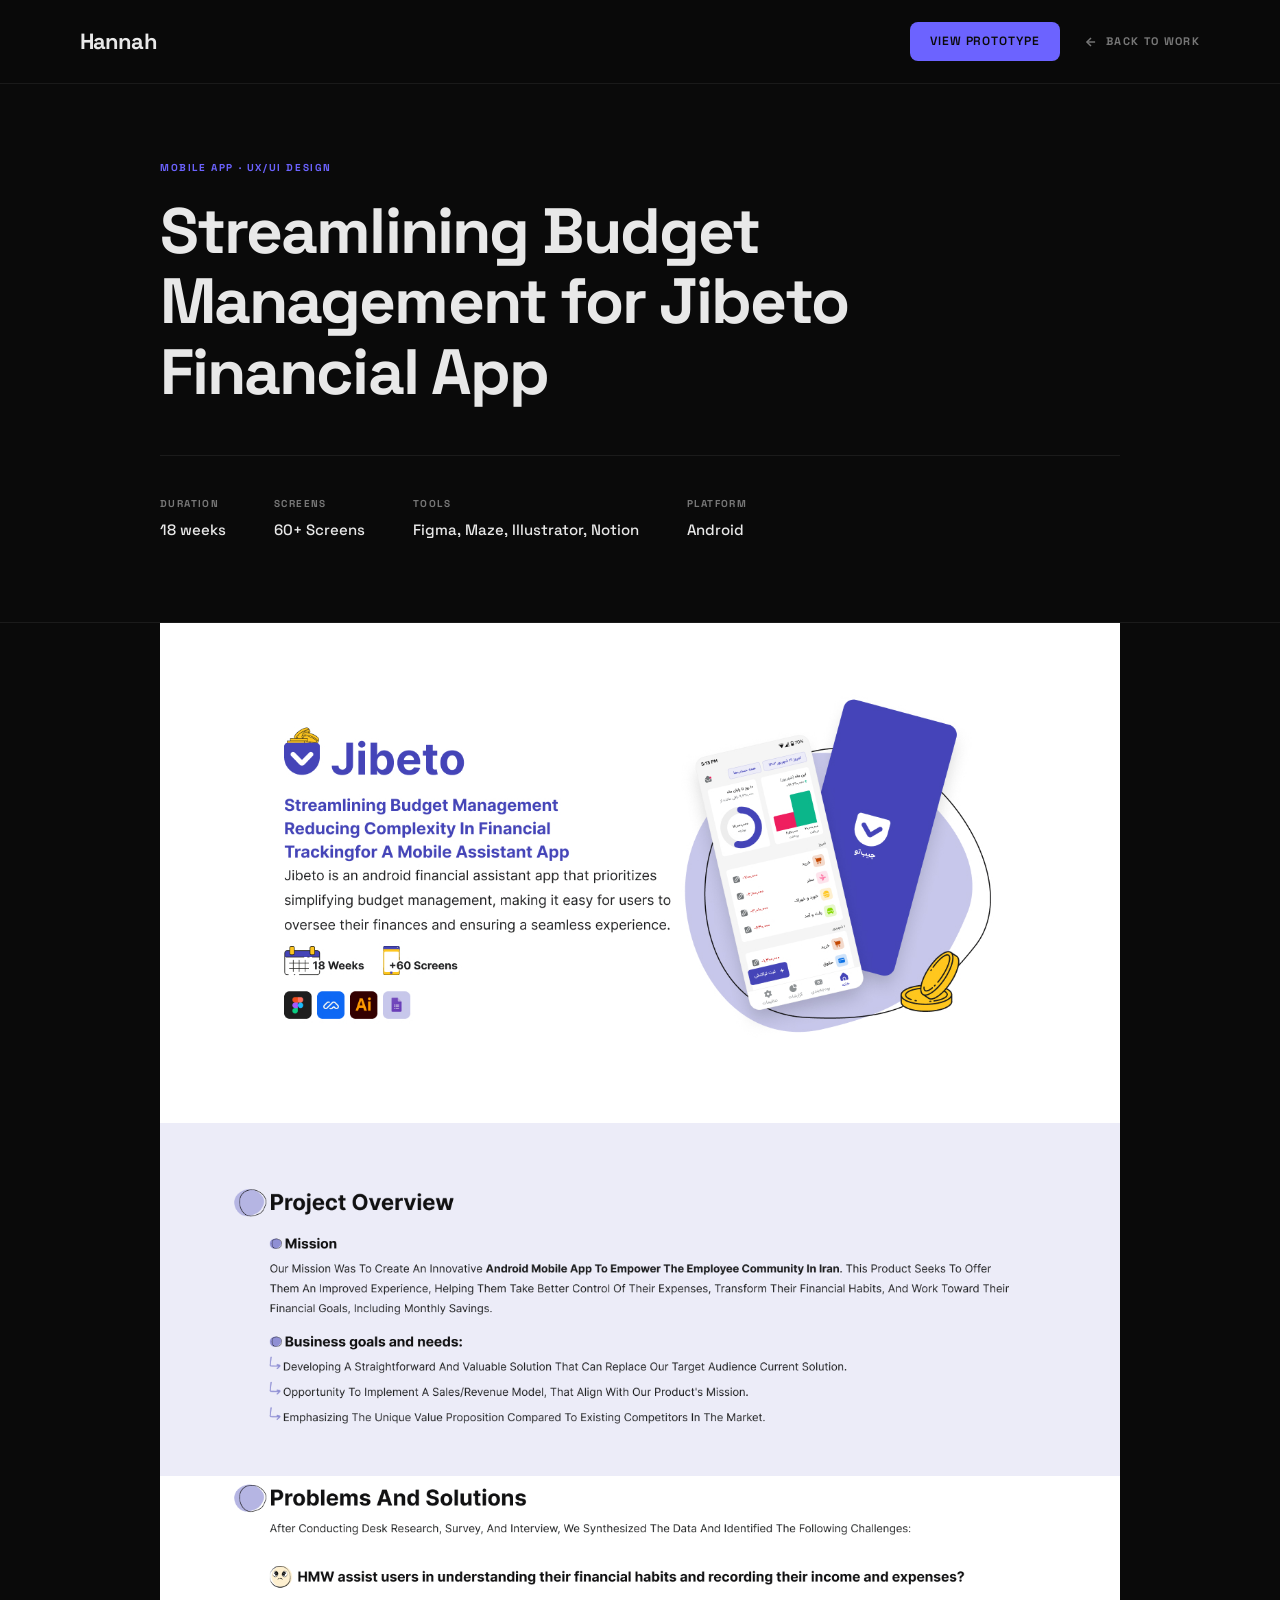
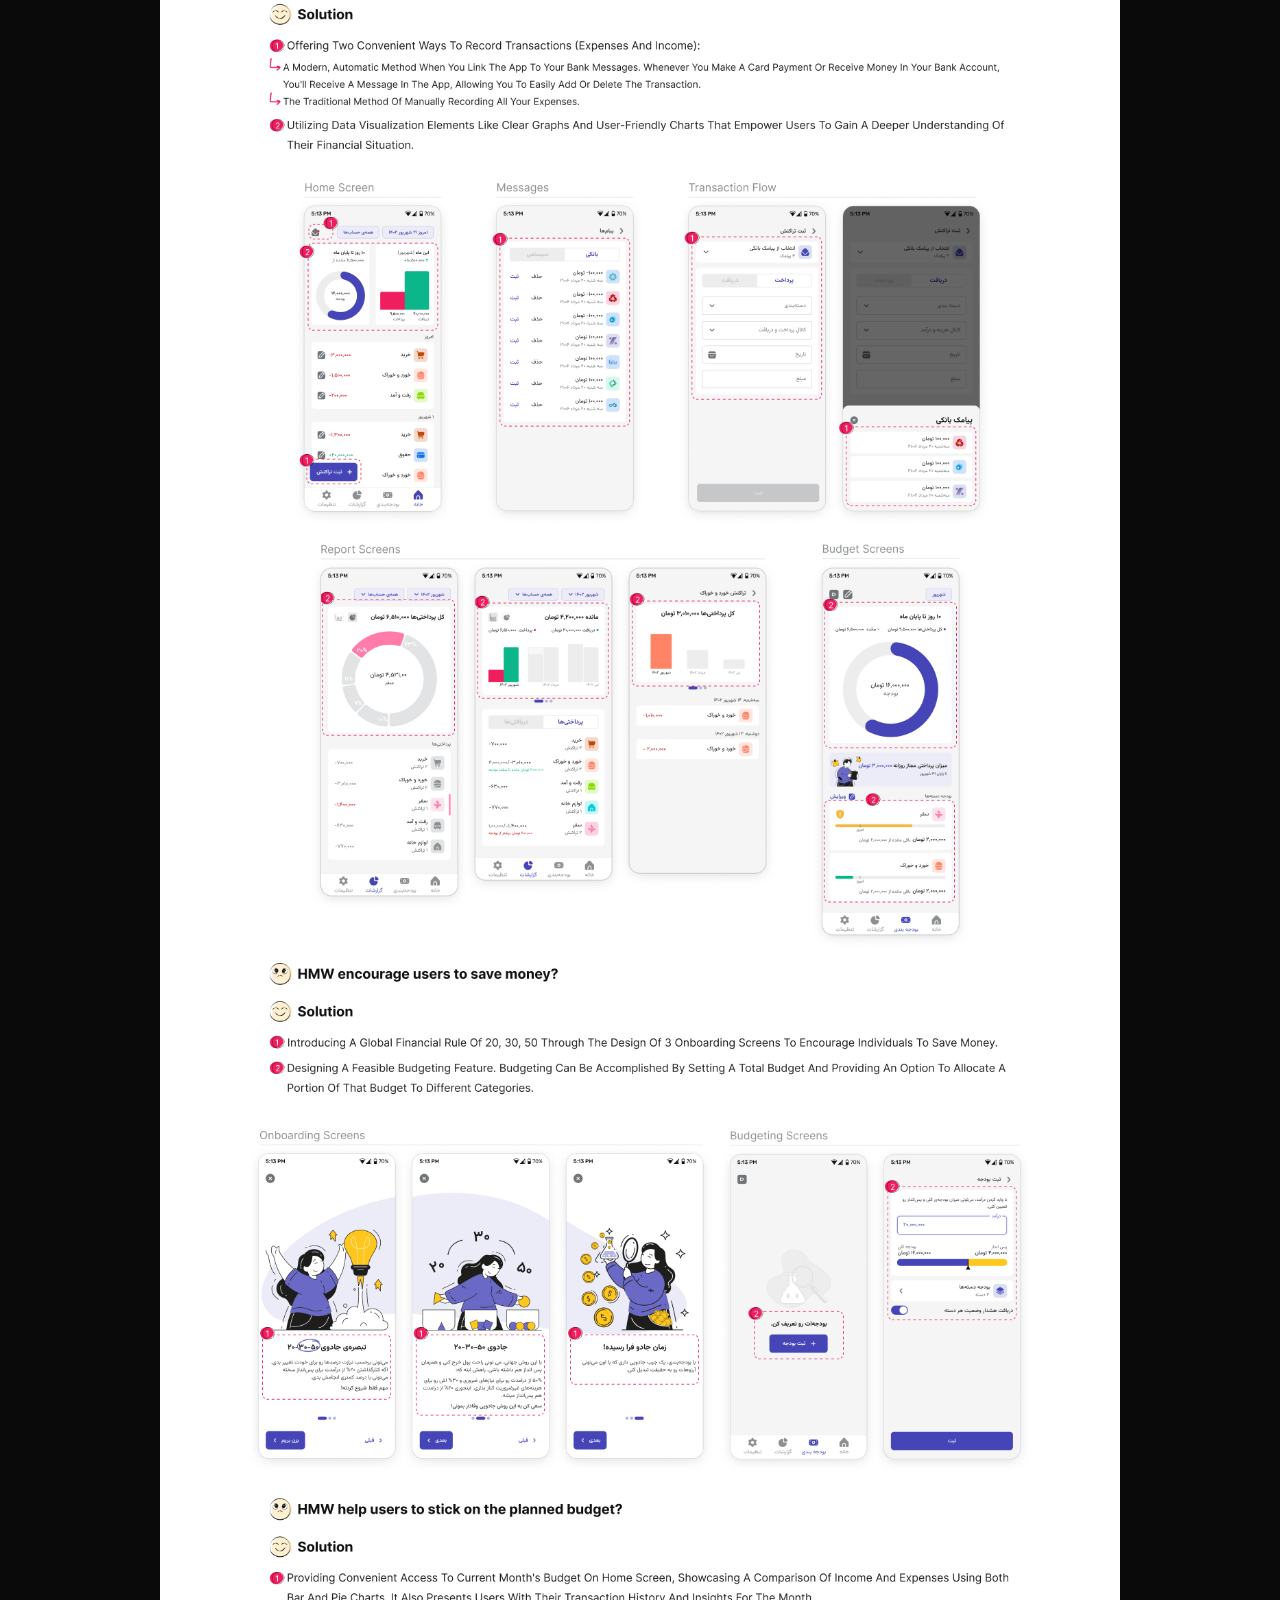
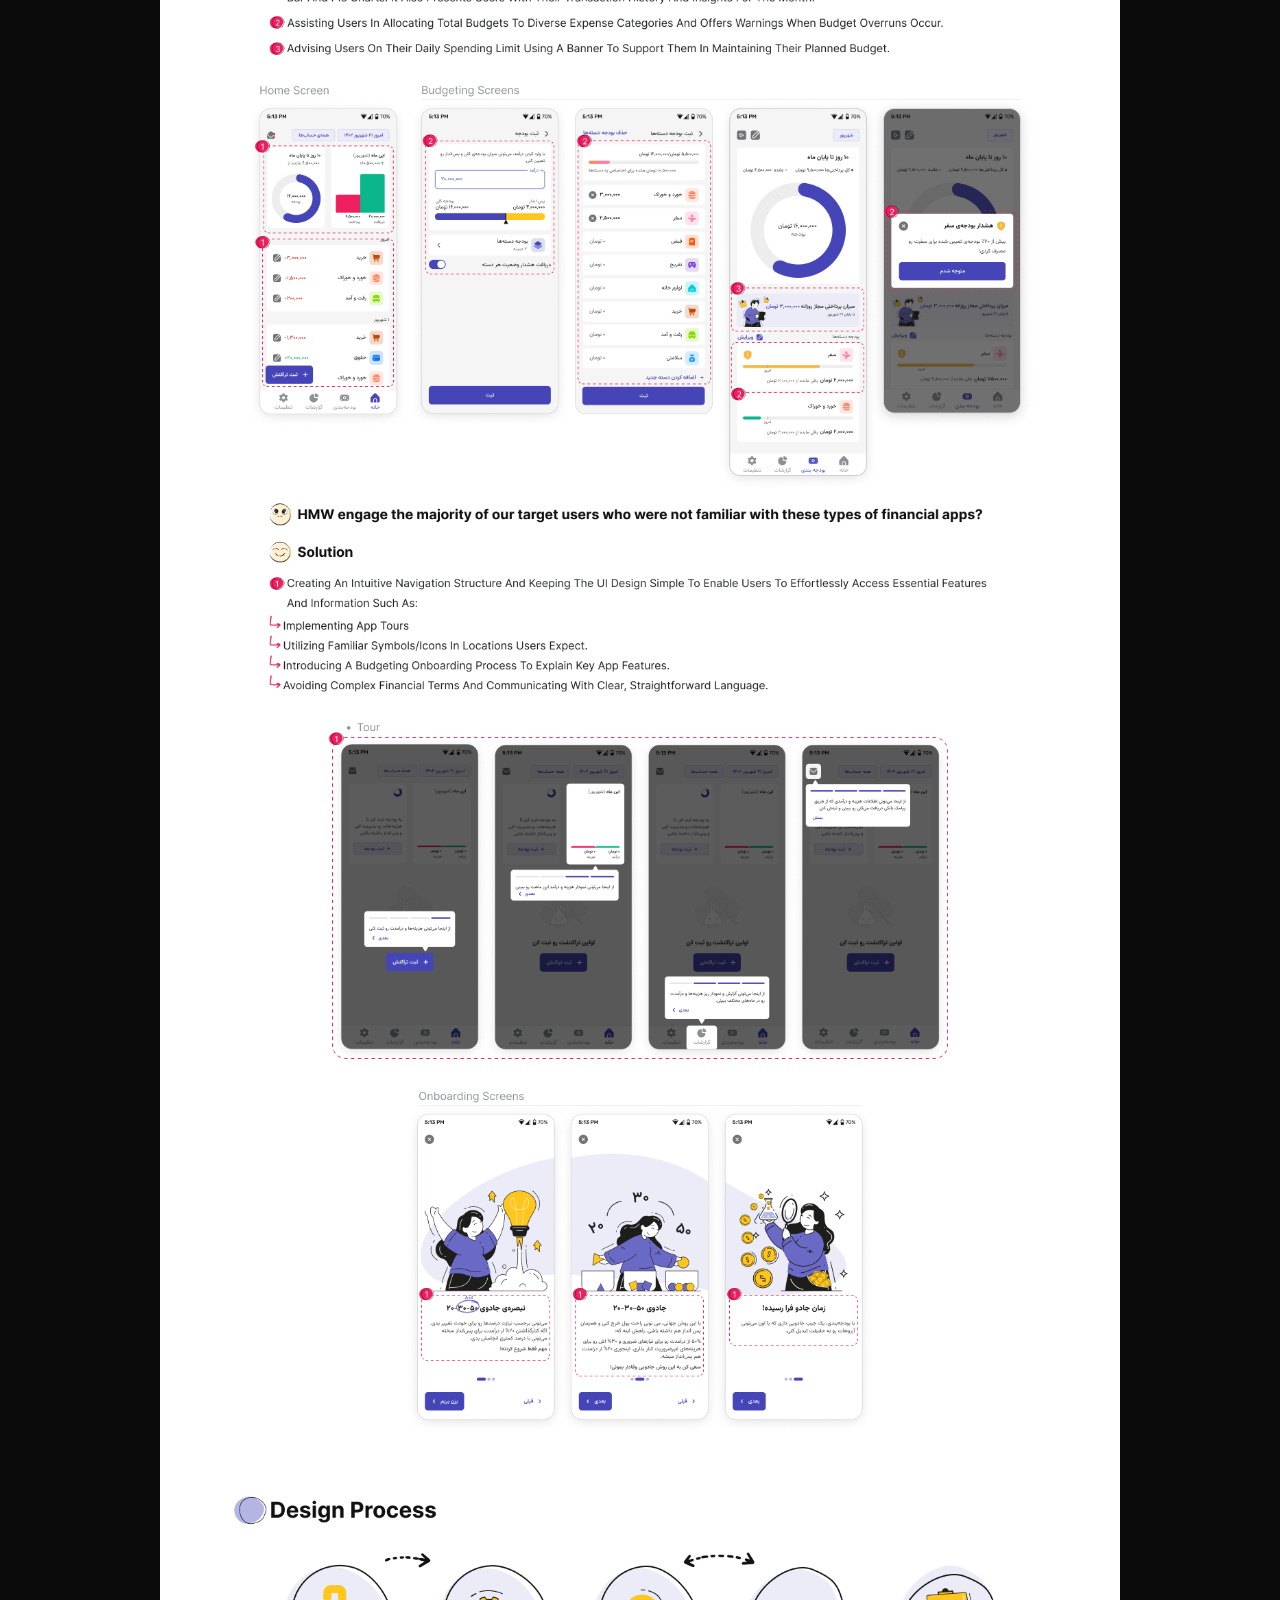
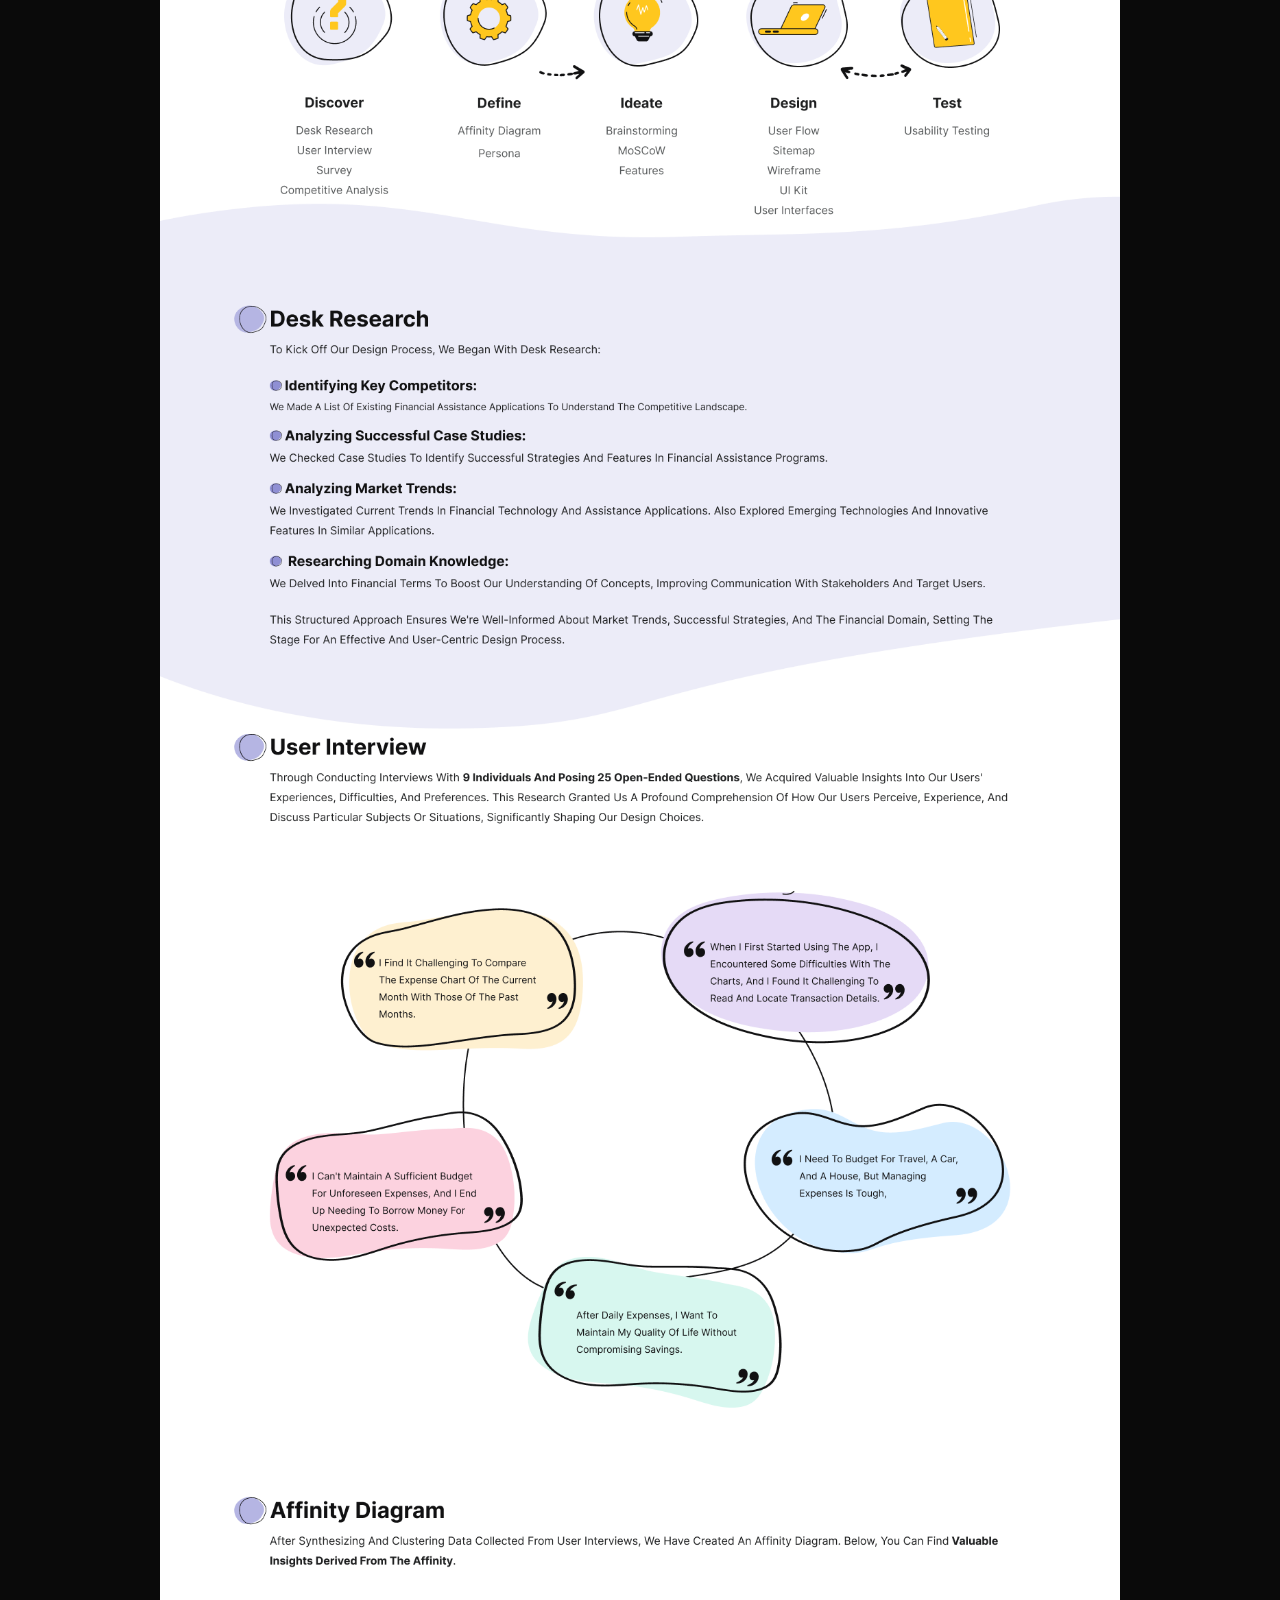
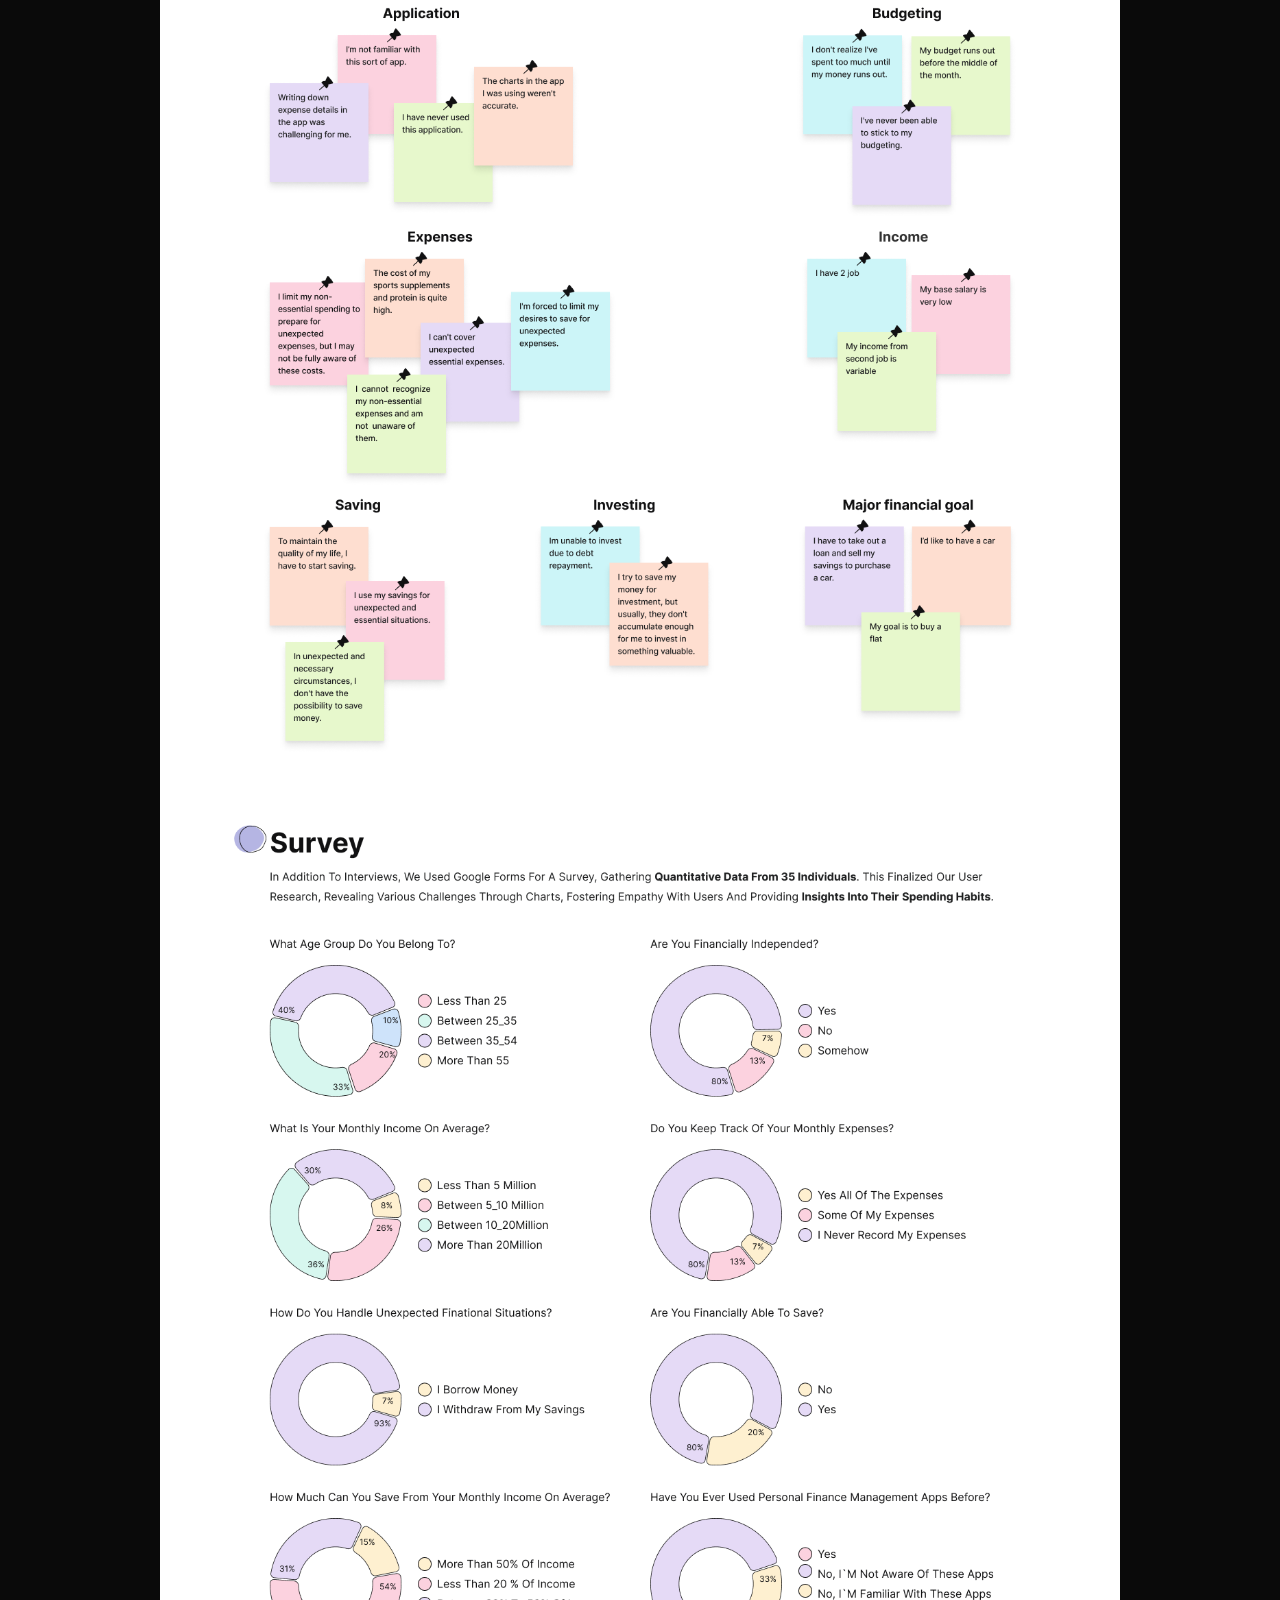
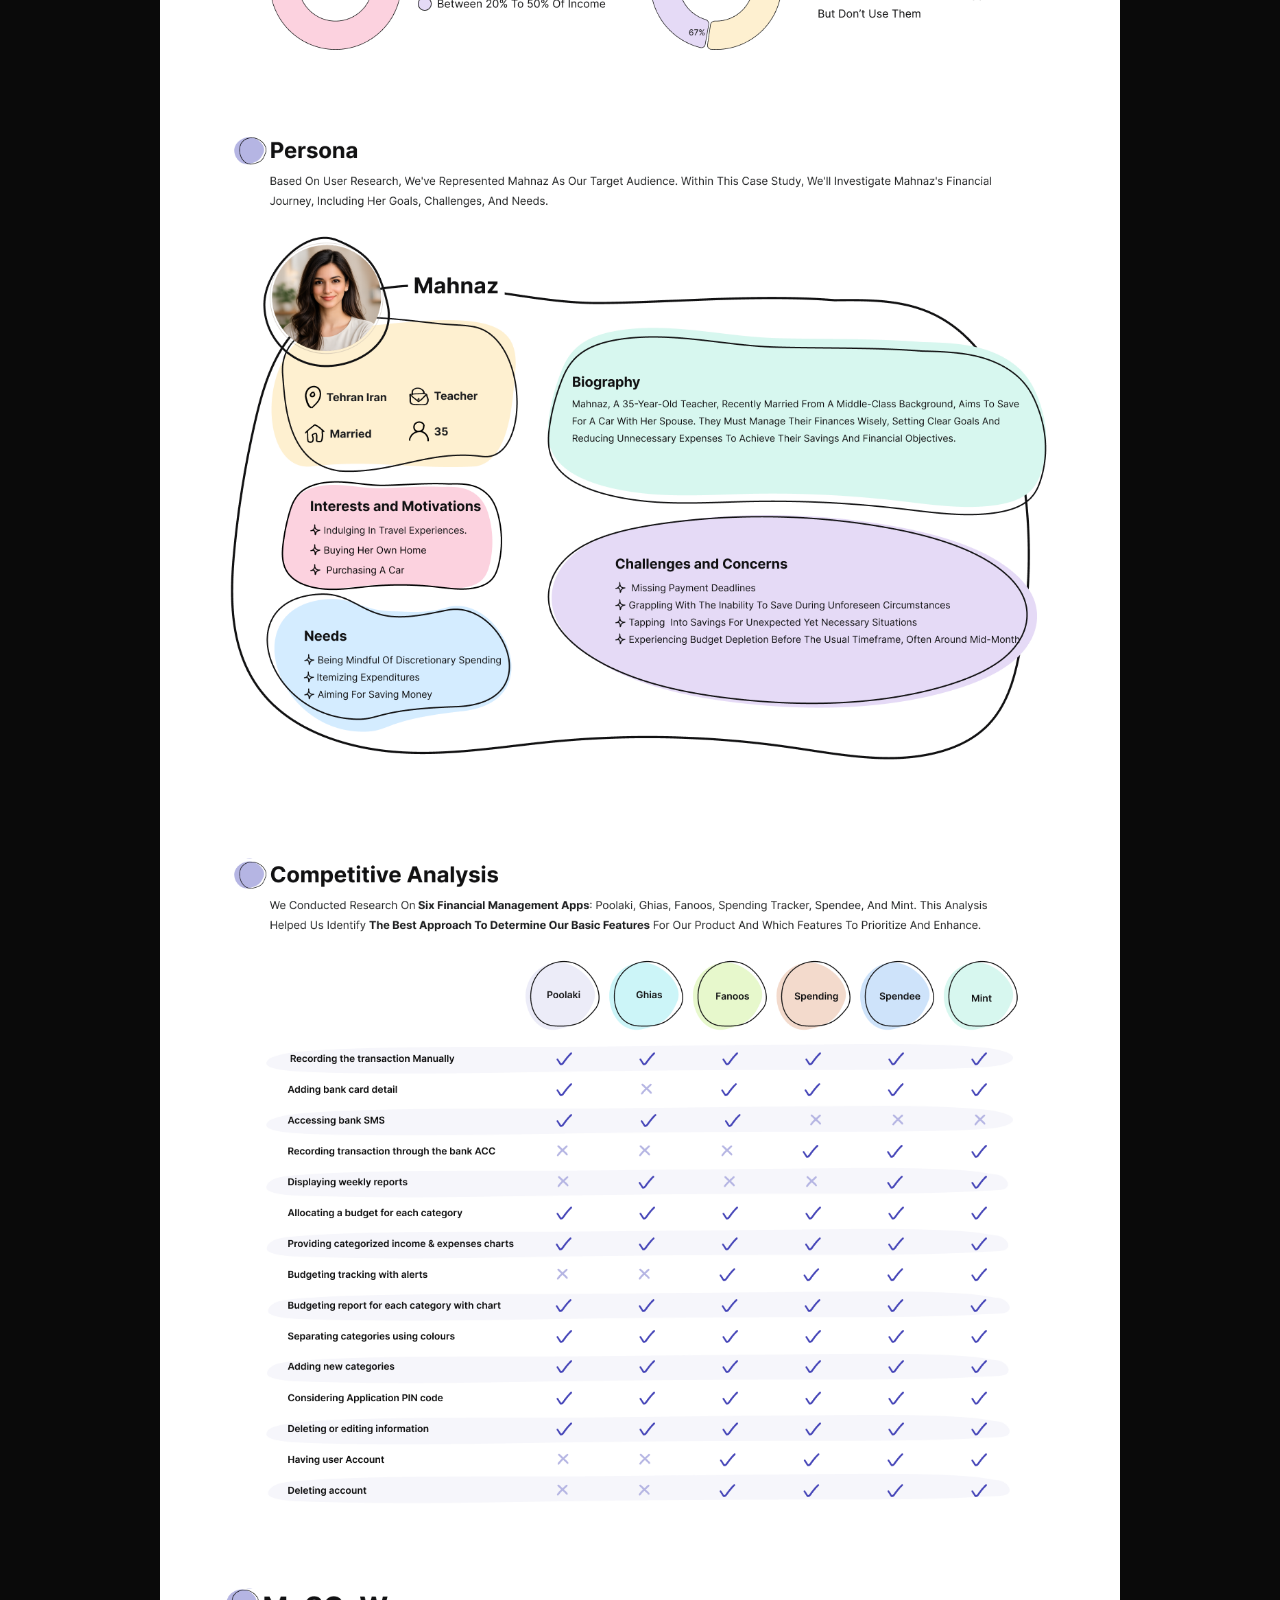
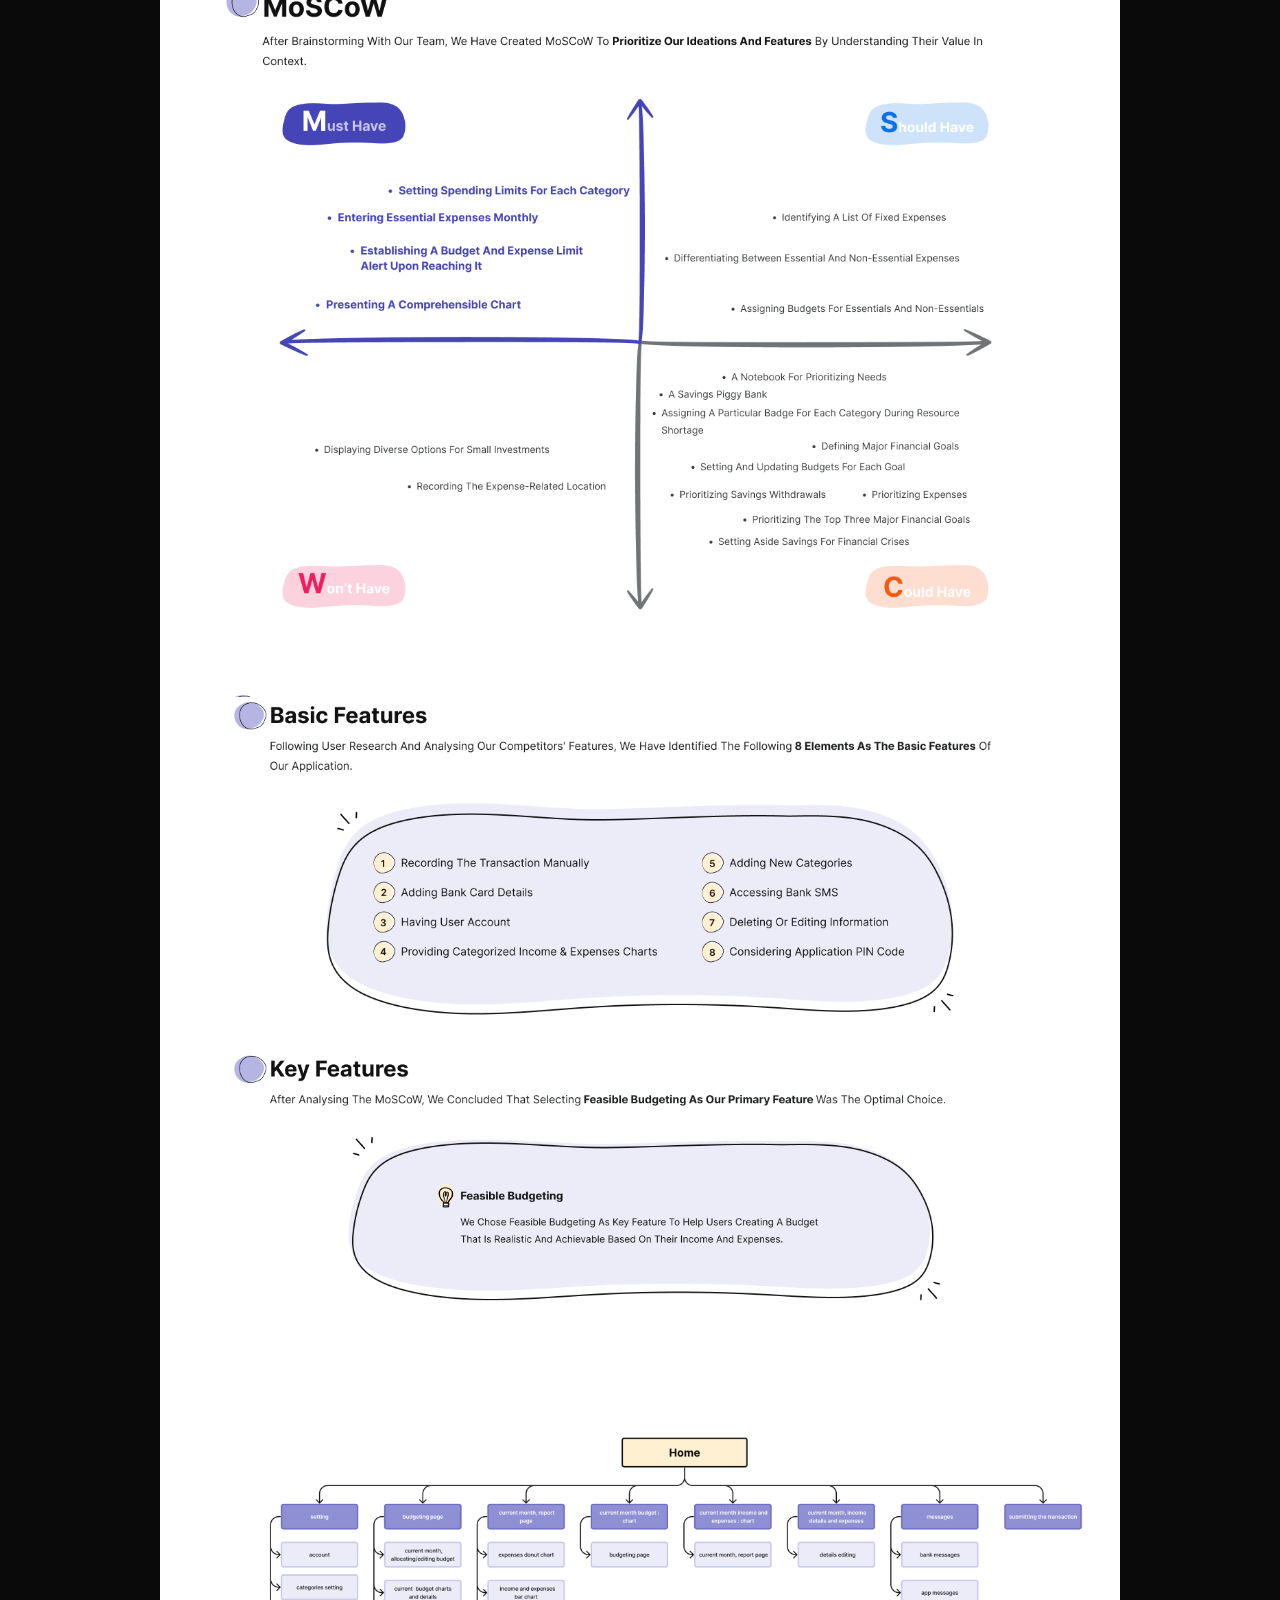
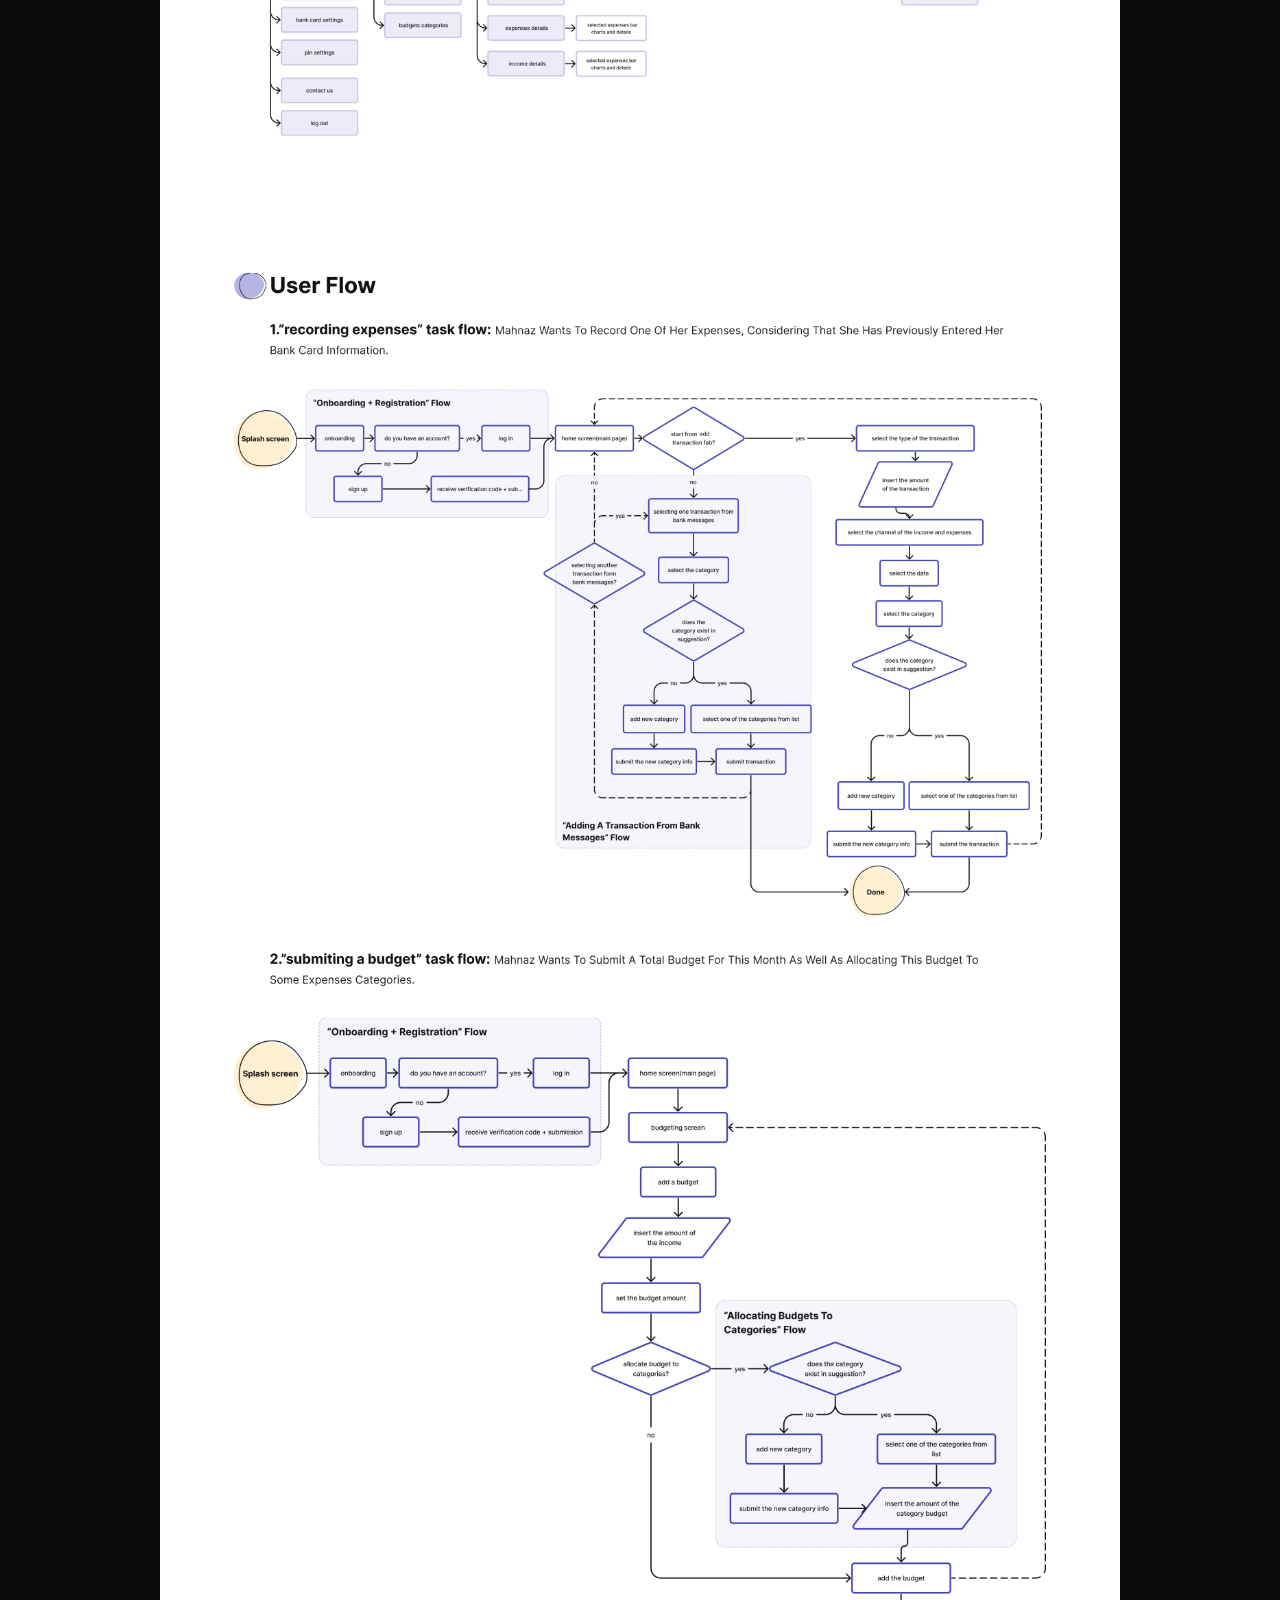
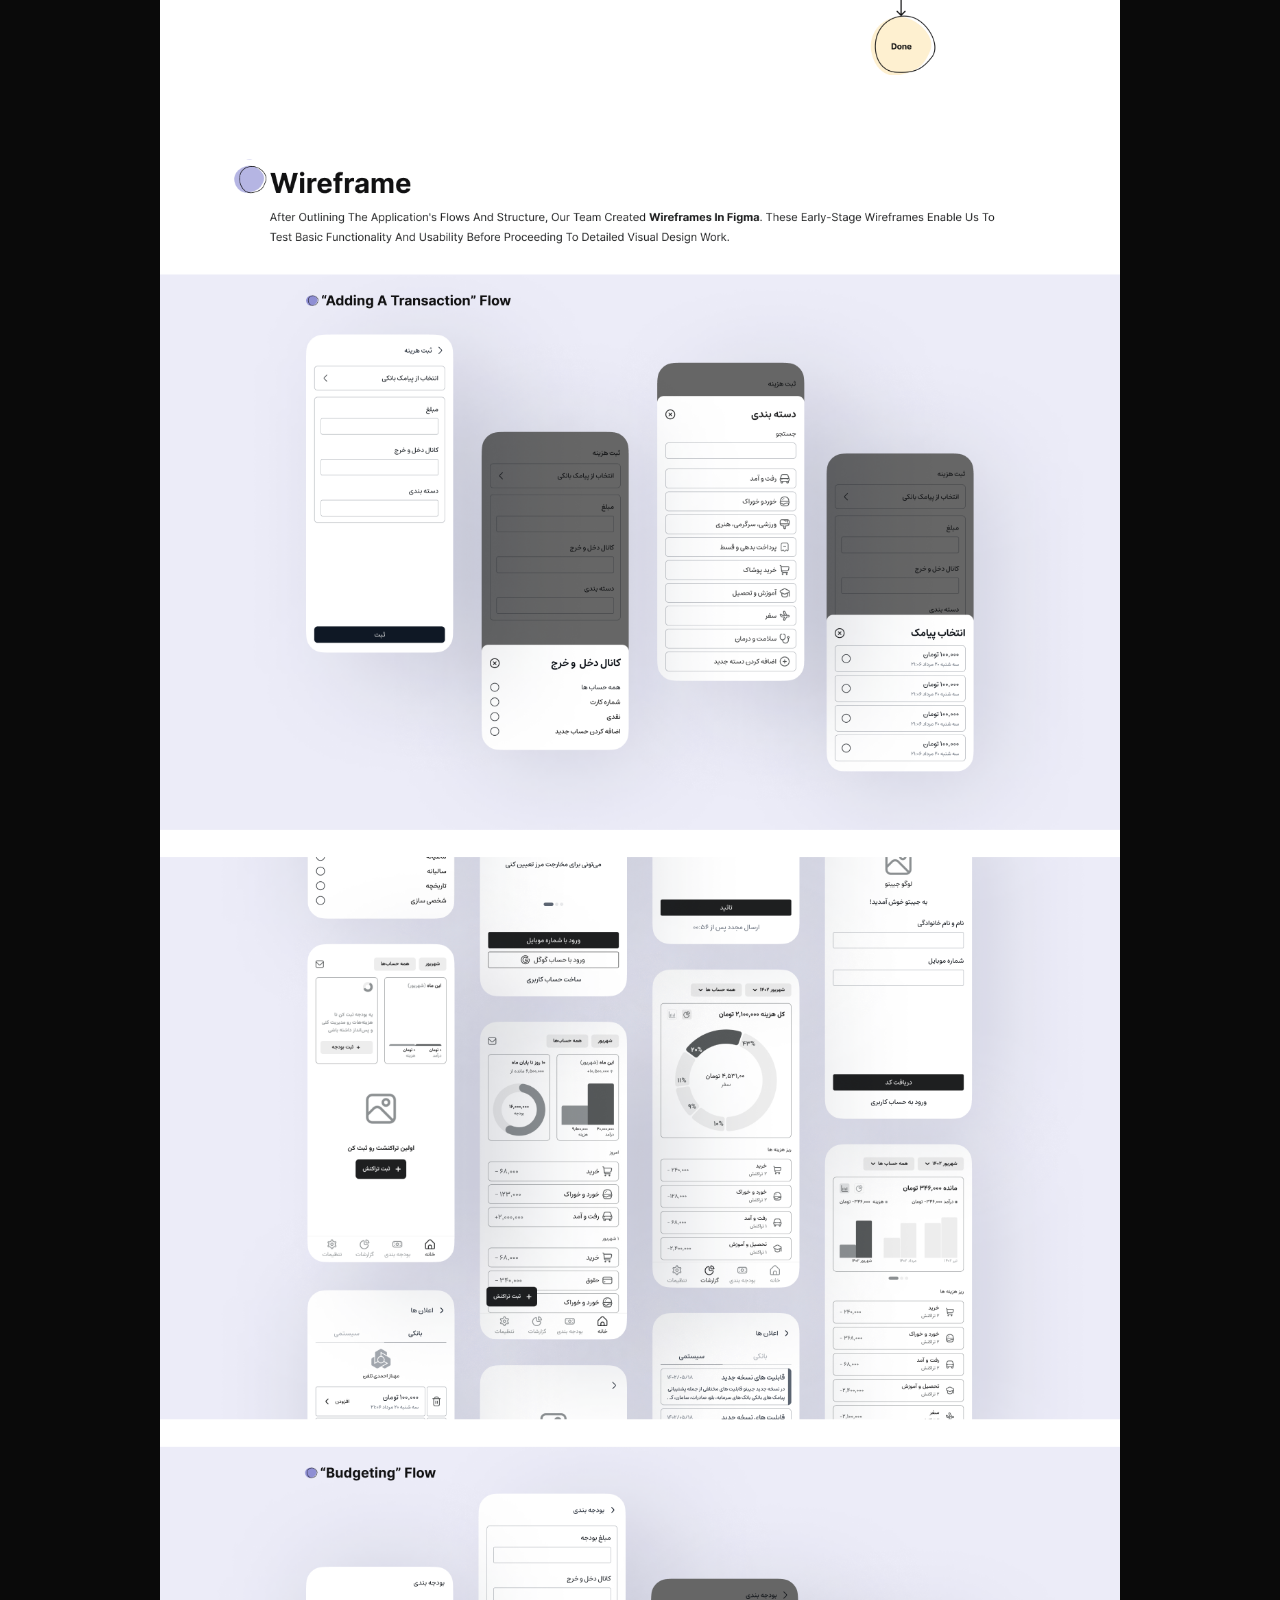
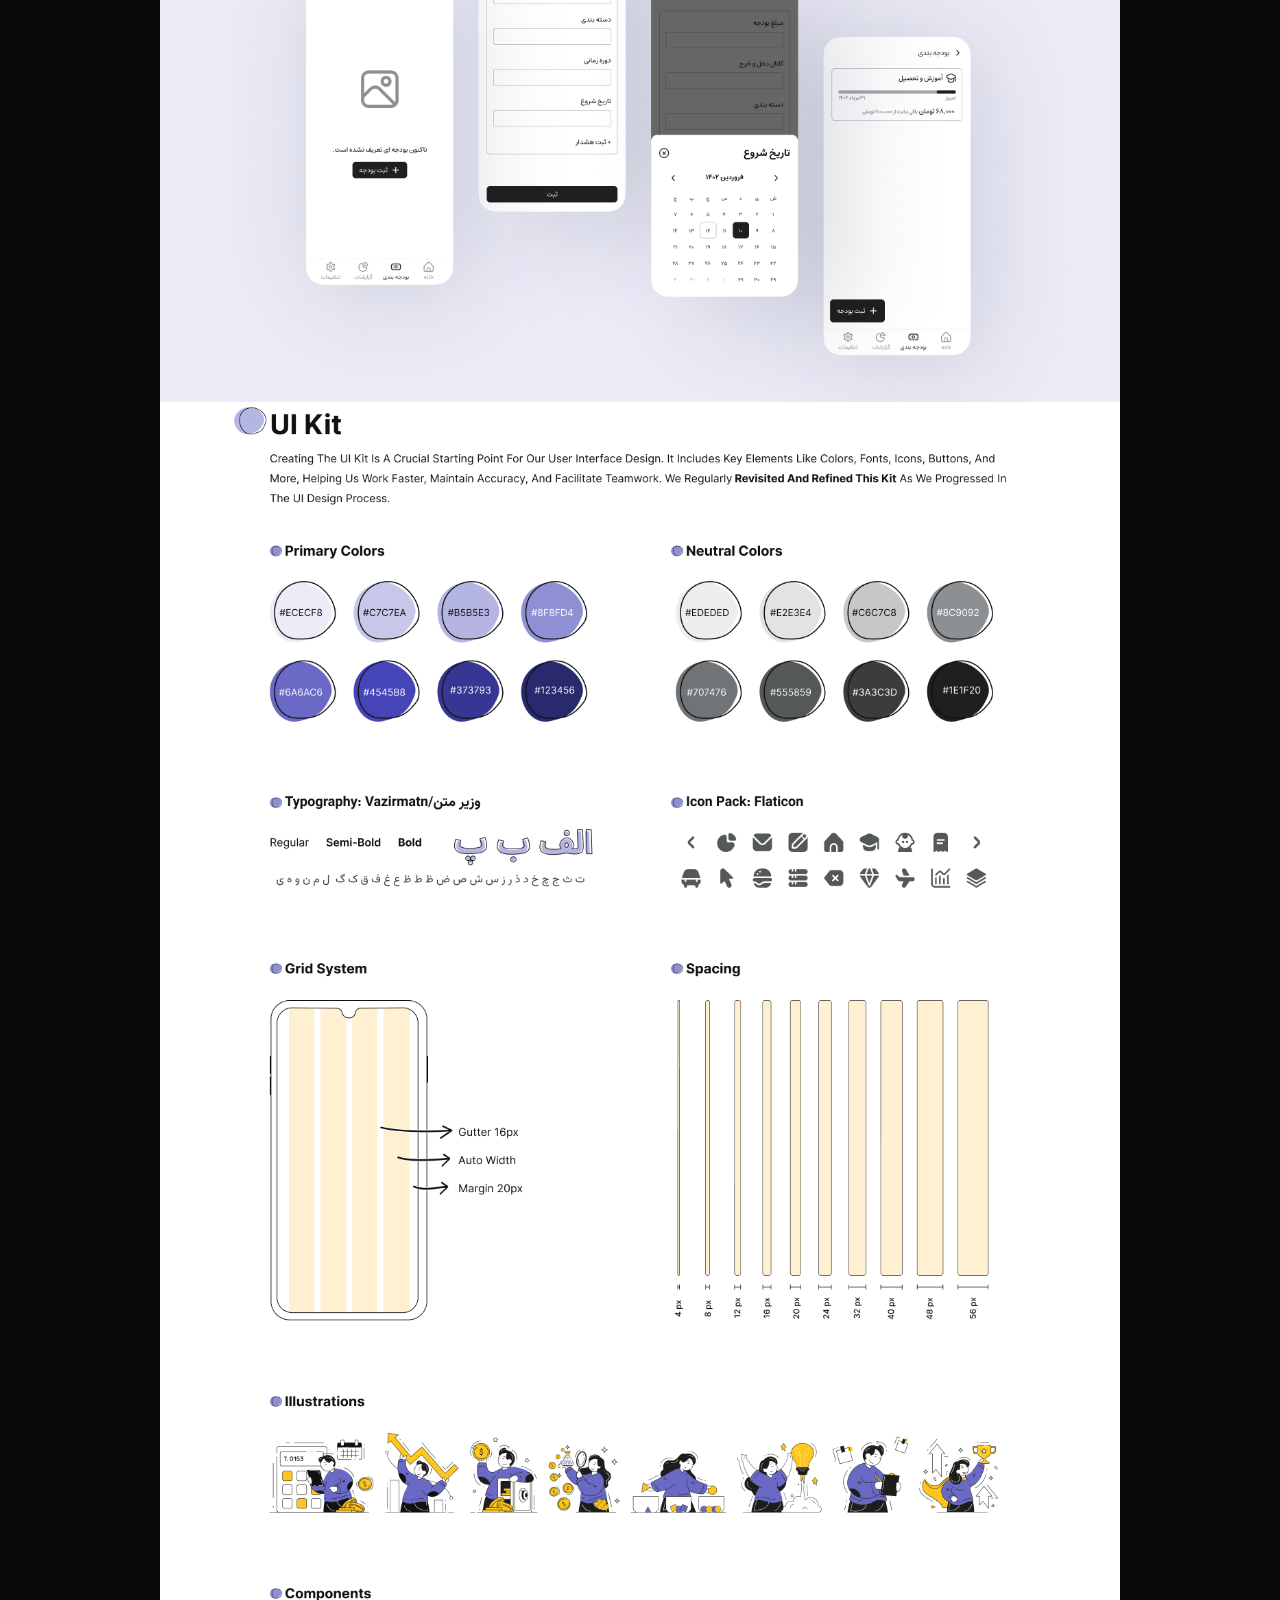
<file: jibeto.html>
<!DOCTYPE html>
<html lang="en">
<head>
  <meta charset="UTF-8">
  <meta name="viewport" content="width=device-width, initial-scale=1.0">
  <title>Jibeto Financial App — Hannah</title>
  <link href="https://fonts.googleapis.com/css2?family=Space+Grotesk:wght@300;400;500;600;700&display=swap" rel="stylesheet">
  <style>
    :root{--bg:#0A0A0A;--surface:#141414;--text:#E8E8E8;--text-muted:#777;--accent:#6C63FF;--border:rgba(255,255,255,.07);}
    *,*::before,*::after{box-sizing:border-box;margin:0;padding:0;}
    html{scroll-behavior:smooth;}
    body{background:var(--bg);color:var(--text);font-family:'Space Grotesk',sans-serif;line-height:1.6;}
    nav{position:fixed;top:0;left:0;right:0;z-index:100;padding:22px 80px;display:flex;justify-content:space-between;align-items:center;background:rgba(10,10,10,.85);backdrop-filter:blur(24px);-webkit-backdrop-filter:blur(24px);border-bottom:1px solid var(--border);}
    .nav-logo{font-size:22px;font-weight:700;letter-spacing:-.04em;color:var(--text);text-decoration:none;}
    .back{font-size:11px;font-weight:700;letter-spacing:.12em;text-transform:uppercase;color:var(--text-muted);text-decoration:none;display:flex;align-items:center;gap:8px;transition:color .2s,gap .2s;}
    .back:hover{color:var(--text);gap:12px;}
    .hero{padding:160px 0 80px;border-bottom:1px solid var(--border);}
    .hero-inner{max-width:1440px;margin:0 auto;padding:0 160px;}
    .cs-cat{font-size:10px;font-weight:700;letter-spacing:.16em;text-transform:uppercase;color:var(--accent);margin-bottom:20px;display:block;}
    .cs-title{font-size:clamp(36px,5vw,64px);font-weight:700;line-height:1.1;letter-spacing:-.03em;margin-bottom:48px;max-width:800px;}
    .cs-meta{display:flex;flex-wrap:wrap;gap:48px;padding-top:40px;border-top:1px solid var(--border);}
    .meta-label{font-size:10px;font-weight:700;letter-spacing:.14em;text-transform:uppercase;color:var(--text-muted);margin-bottom:6px;}
    .meta-value{font-size:15px;font-weight:500;}
    .gallery{padding:0 160px 120px; max-width:1440px; margin:0 auto;}
    .gallery img{width:100%;display:block;opacity:0;filter:blur(8px);transform:translateY(20px) scale(.98);transition:opacity .65s cubic-bezier(.34,1.56,.64,1),filter .65s,transform .65s cubic-bezier(.34,1.56,.64,1);}
    .gallery img.in{opacity:1;filter:blur(0);transform:translateY(0) scale(1);}
    footer{padding:36px 80px;border-top:1px solid var(--border);display:flex;justify-content:space-between;align-items:center;}
    .foot-copy{font-size:11px;color:var(--text-muted);}
    .foot-back{font-size:11px;font-weight:700;letter-spacing:.1em;text-transform:uppercase;color:var(--text-muted);text-decoration:none;transition:color .2s;}
    .foot-back:hover{color:var(--text);}
    .cta-proto{display:inline-flex;align-items:center;padding:10px 20px;background:var(--accent);color:#0A0A0A;text-decoration:none;font-weight:600;font-size:12px;letter-spacing:.08em;border-radius:8px;transition:all .2s;text-transform:uppercase;cursor:pointer;}
    .cta-proto:hover{transform:translateY(-2px);opacity:.9;}
    .prototype-section{margin:100px auto;max-width:1400px;padding:0 24px;}
    .prototype-container{width:100%;}
    .prototype-section h2{margin-bottom:16px;}
    .prototype-description{max-width:700px;margin-bottom:24px;line-height:1.7;}
    .prototype-button{display:inline-block;margin-bottom:32px;padding:12px 24px;border-radius:12px;text-decoration:none;font-weight:600;background:var(--accent);color:#0A0A0A;transition:.2s ease;}
    .prototype-button:hover{transform:translateY(-2px);}
    .prototype-frame{width:100%;height:900px;border:1px solid rgba(255,255,255,.07);border-radius:20px;background:var(--surface);}
    @media(max-width:768px){nav{padding:18px 24px;}.hero{padding:100px 0 48px;}.hero-inner{padding:0 24px;}.gallery{padding:0 24px 80px;}.prototype-section{padding:0 24px;margin:60px auto;}footer{padding:28px 24px;flex-direction:column;gap:16px;text-align:center;}.prototype-frame{height:650px;}}
    @media(prefers-reduced-motion:reduce){*,*::before,*::after{animation-duration:.01ms!important;transition-duration:.01ms!important;}}
  </style>
</head>
<body>

<nav>
  <a class="nav-logo" href="index.html">Hannah</a>
  <div style="display:flex;align-items:center;gap:24px;">
    <a class="cta-proto" href="#prototype-section">View Prototype</a>
    <a class="back" href="index.html">
      <svg width="14" height="14" viewBox="0 0 24 24" fill="none" stroke="currentColor" stroke-width="2.5">
        <line x1="19" y1="12" x2="5" y2="12"/><polyline points="12 19 5 12 12 5"/>
      </svg>
      Back to Work
    </a>
  </div>
</nav>

<div class="hero">
  <div class="hero-inner">
    <span class="cs-cat">Mobile App · UX/UI Design</span>
    <h1 class="cs-title">Streamlining Budget Management for Jibeto Financial App</h1>
    <div class="cs-meta">
      <div class="meta-item">
        <div class="meta-label">Duration</div>
        <div class="meta-value">18 weeks</div>
      </div>
      <div class="meta-item">
        <div class="meta-label">Screens</div>
        <div class="meta-value">60+ Screens</div>
      </div>
      <div class="meta-item">
        <div class="meta-label">Tools</div>
        <div class="meta-value">Figma, Maze, Illustrator, Notion</div>
      </div>
      <div class="meta-item">
        <div class="meta-label">Platform</div>
        <div class="meta-value">Android</div>
      </div>
    </div>
  </div>
</div>

<div class="gallery">
  <img src="portfoli_cases/Jibeto/Header.png" alt="Jibeto case study header" loading="lazy">
  <img src="portfoli_cases/Jibeto/01_project overview.png" alt="Project overview" loading="lazy">
  <img src="portfoli_cases/Jibeto/02_problem&solution.png" alt="Problem and solution" loading="lazy">
  <img src="portfoli_cases/Jibeto/03_designe process.png" alt="Design process" loading="lazy">
  <img src="portfoli_cases/Jibeto/04_userinterviewe.png" alt="User interviews" loading="lazy">
  <img src="portfoli_cases/Jibeto/05_afinity diagram.png" alt="Affinity diagram" loading="lazy">
  <img src="portfoli_cases/Jibeto/06_servey.png" alt="Survey results" loading="lazy">
  <img src="portfoli_cases/Jibeto/07_persona.png" alt="User persona" loading="lazy">
  <img src="portfoli_cases/Jibeto/08_competitive.png" alt="Competitive analysis" loading="lazy">
  <img src="portfoli_cases/Jibeto/09_moscow.png" alt="MoSCoW prioritization" loading="lazy">
  <img src="portfoli_cases/Jibeto/010_basich feature,key feature.png" alt="Basic and key features" loading="lazy">
  <img src="portfoli_cases/Jibeto/011_Home.png" alt="Home screen" loading="lazy">
  <img src="portfoli_cases/Jibeto/012_userflow.png" alt="User flow" loading="lazy">
  <img src="portfoli_cases/Jibeto/013_ui kit.png" alt="UI Kit" loading="lazy">
  <img src="portfoli_cases/Jibeto/014_ui kit.png" alt="UI Kit continued" loading="lazy">
  <img src="portfoli_cases/Jibeto/015_itration.png" alt="Iterations" loading="lazy">
  <img src="portfoli_cases/Jibeto/016_usability test.png" alt="Usability testing" loading="lazy">
  <img src="portfoli_cases/Jibeto/017_onbording ui.png" alt="Onboarding UI" loading="lazy">
  <img src="portfoli_cases/Jibeto/018_budjeting screen.png" alt="Budgeting screens" loading="lazy">
  <img src="portfoli_cases/Jibeto/018-massage screen.png" alt="Messaging screens" loading="lazy">
  <img src="portfoli_cases/Jibeto/020_other ui screen.png" alt="Other UI screens" loading="lazy">
  <img src="portfoli_cases/Jibeto/021_next step& learning.png" alt="Next steps and learnings" loading="lazy">
</div>

<section class="prototype-section" id="prototype-section">
  <div class="prototype-container">
    <h2>Interactive Prototype</h2>

    <p class="prototype-description">
      Explore the final Jibeto experience through the interactive prototype below.
      You can also open it in a separate tab for a full-screen experience.
    </p>

    <a
      href="https://www.figma.com/proto/3KvmTam1HXicPExP0vmiMD/%F0%9F%92%B8-Jibeto-prototype-for-Behance?node-id=1-2018&p=f&viewport=2721%2C459%2C0.2&t=HznOBl8V23qppaSU-1&scaling=scale-down&content-scaling=fixed&starting-point-node-id=1%3A1820&show-proto-sidebar=1&page-id=0%3A1"
      target="_blank"
      rel="noopener noreferrer"
      class="prototype-button"
    >
      Open Full Prototype →
    </a>

    <iframe
      class="prototype-frame"
      src="https://www.figma.com/embed?embed_host=share&url=https://www.figma.com/proto/3KvmTam1HXicPExP0vmiMD/%F0%9F%92%B8-Jibeto-prototype-for-Behance?node-id=1-2018&p=f&viewport=2721%2C459%2C0.2&t=HznOBl8V23qppaSU-1&scaling=scale-down&content-scaling=fixed&starting-point-node-id=1%3A1820&show-proto-sidebar=1&page-id=0%3A1"
      allowfullscreen
    ></iframe>
  </div>
</section>

<footer>
  <span class="foot-copy">© 2024 Hannah</span>
  <a class="foot-back" href="index.html">← Back to portfolio</a>
</footer>

<script>
  const imgs = document.querySelectorAll('.gallery img');
  const io = new IntersectionObserver(entries=>{
    entries.forEach(e=>{if(e.isIntersecting){e.target.classList.add('in');io.unobserve(e.target);}});
  },{threshold:.08});
  imgs.forEach(img=>io.observe(img));
</script>
</body>
</html>
</file>
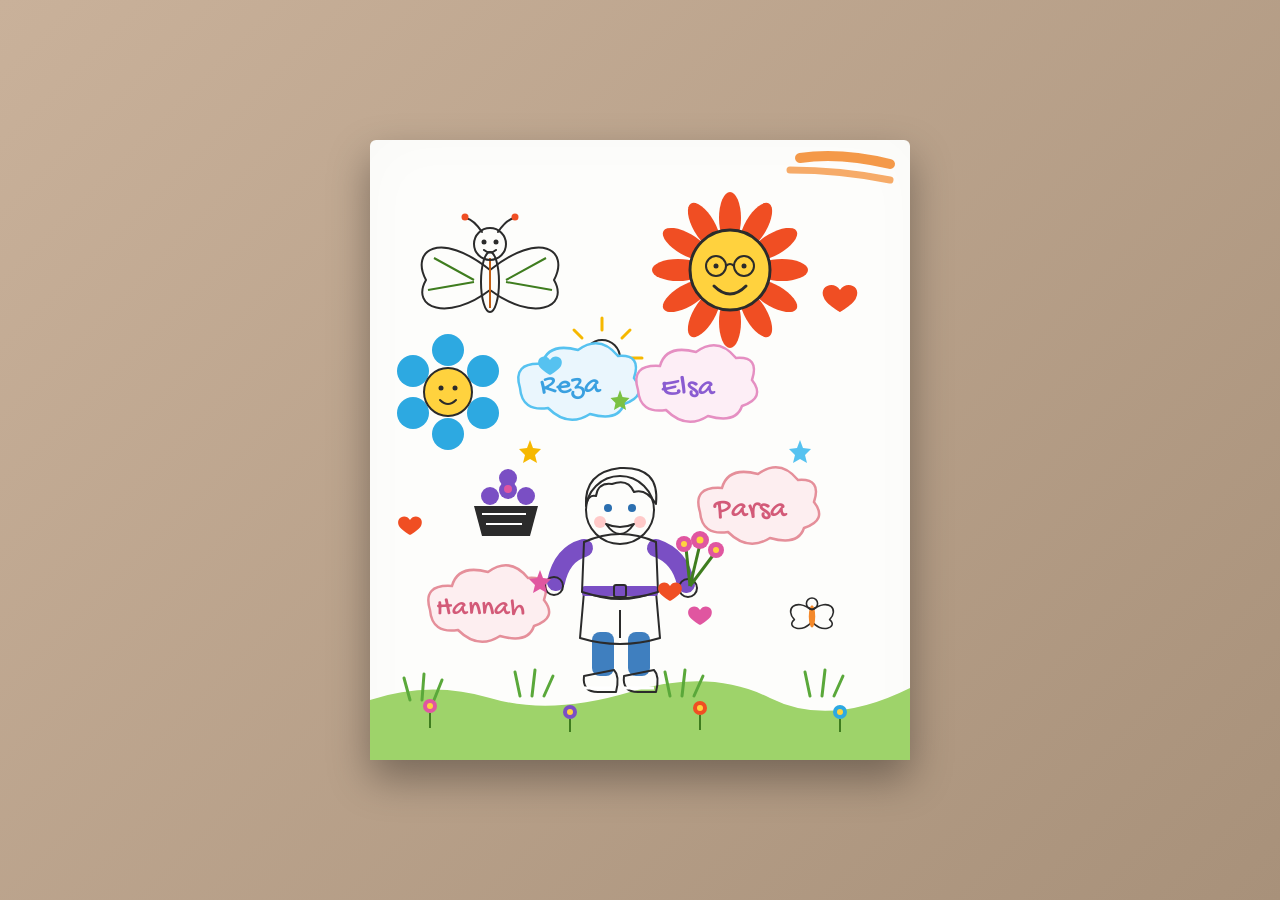
<file: motion.html>
<!DOCTYPE html>
<html lang="en">
<head>
<meta charset="UTF-8">
<meta name="viewport" content="width=device-width, initial-scale=1.0">
<title>Hannah's Drawing — In Motion</title>
<link href="https://fonts.googleapis.com/css2?family=Patrick+Hand&family=Gochi+Hand&display=swap" rel="stylesheet">
<style>
  *, *::before, *::after { box-sizing: border-box; margin: 0; padding: 0; }
  body {
    min-height: 100vh;
    display: flex;
    align-items: center;
    justify-content: center;
    background: #b9a48a; /* fridge / metal vibe behind the paper */
    background: linear-gradient(135deg, #c9b19a 0%, #a8917a 100%);
    font-family: 'Patrick Hand', cursive;
    padding: 24px;
  }

  /* The paper */
  .paper {
    position: relative;
    width: min(92vw, 540px);
    aspect-ratio: 540 / 620;
    background: #fdfdfb;
    border-radius: 6px;
    box-shadow: 0 18px 40px rgba(0,0,0,.35), inset 0 0 60px rgba(0,0,0,.02);
  }
  svg { width: 100%; height: 100%; display: block; overflow: visible; }

  /* ─────────── ANIMATIONS ─────────── */

  /* Boy: a happy little bounce + tiny sway */
  @keyframes happyBounce {
    0%, 100% { transform: translateY(0) rotate(0deg); }
    25%      { transform: translateY(-10px) rotate(-2deg); }
    50%      { transform: translateY(0) rotate(0deg); }
    75%      { transform: translateY(-10px) rotate(2deg); }
  }
  #boy { animation: happyBounce 1.6s ease-in-out infinite; transform-origin: 250px 560px; }

  /* Waving arm */
  @keyframes wave {
    0%, 100% { transform: rotate(0deg); }
    50%      { transform: rotate(-16deg); }
  }
  #leftArm { animation: wave 1.6s ease-in-out infinite; transform-origin: 205px 410px; }

  /* Sun: a slow steady rotation */
  @keyframes spin { to { transform: rotate(360deg); } }
  #sunFlower { animation: spin 14s linear infinite; transform-origin: 360px 130px; }
  #miniSun   { animation: spin 9s linear infinite reverse; transform-origin: 232px 218px; }
  #blueFlower{ animation: spin 16s linear infinite; transform-origin: 78px 252px; }

  /* Butterfly: floats up and down + gentle flap */
  @keyframes floatUpDown {
    0%, 100% { transform: translateY(0); }
    50%      { transform: translateY(-26px); }
  }
  #butterfly { animation: floatUpDown 2.4s ease-in-out infinite; }

  @keyframes flapL { 0%,100%{ transform: scaleX(1); } 50%{ transform: scaleX(.72); } }
  @keyframes flapR { 0%,100%{ transform: scaleX(1); } 50%{ transform: scaleX(.72); } }
  #wingL { animation: flapL 0.45s ease-in-out infinite; transform-origin: 120px 130px; transform-box: fill-box; transform-origin: right center;}
  #wingR { animation: flapR 0.45s ease-in-out infinite; transform-origin: 120px 130px; transform-box: fill-box; transform-origin: left center;}

  /* little butterfly bottom-right also drifts */
  #miniButterfly { animation: floatUpDown 3s ease-in-out infinite; }

  /* Hearts: gentle pulse */
  @keyframes beat { 0%,100%{ transform: scale(1);} 50%{ transform: scale(1.18);} }
  .heart { animation: beat 1.3s ease-in-out infinite; transform-box: fill-box; transform-origin: center; }
  .heart:nth-of-type(2){ animation-delay: .2s; }
  .heart:nth-of-type(3){ animation-delay: .5s; }
  .heart:nth-of-type(4){ animation-delay: .7s; }
  .heart:nth-of-type(5){ animation-delay: .35s; }

  /* Flowers sway */
  @keyframes sway { 0%,100%{ transform: rotate(-4deg);} 50%{ transform: rotate(4deg);} }
  .sway { animation: sway 2.8s ease-in-out infinite; transform-box: fill-box; transform-origin: bottom center; }
  .sway:nth-of-type(even){ animation-delay: .6s; }

  /* Grass blades wiggle */
  @keyframes grassWiggle { 0%,100%{ transform: skewX(0deg);} 50%{ transform: skewX(5deg);} }
  #grass { animation: grassWiggle 3.5s ease-in-out infinite; transform-origin: 270px 600px; }

  /* Name clouds: soft drift */
  @keyframes drift { 0%,100%{ transform: translate(0,0);} 50%{ transform: translate(4px,-5px);} }
  .nameCloud { animation: drift 4s ease-in-out infinite; }
  .nameCloud:nth-of-type(2){ animation-delay: 1s; }
  .nameCloud:nth-of-type(3){ animation-delay: 2s; }
  .nameCloud:nth-of-type(4){ animation-delay: 1.5s; }

  /* twinkle stars */
  @keyframes twinkle { 0%,100%{ opacity:.35; transform: scale(.8);} 50%{ opacity:1; transform: scale(1.2);} }
  .star { animation: twinkle 1.8s ease-in-out infinite; transform-box: fill-box; transform-origin: center; }
  .star:nth-of-type(odd){ animation-delay: .9s; }

  @media (prefers-reduced-motion: reduce) {
    * { animation: none !important; }
  }
</style>
</head>
<body>
<div class="paper">
<svg viewBox="0 0 540 620" xmlns="http://www.w3.org/2000/svg">
  <defs>
    <style>
      .ink   { stroke:#2b2b2b; stroke-width:3; stroke-linecap:round; stroke-linejoin:round; fill:none; }
      .ink2  { stroke:#2b2b2b; stroke-width:2; stroke-linecap:round; stroke-linejoin:round; fill:none; }
      text   { font-family:'Gochi Hand', cursive; }
    </style>
  </defs>

  <!-- corner crayon scribble (top right) -->
  <path d="M430 18 q40 -6 90 6" stroke="#f4892b" stroke-width="10" fill="none" stroke-linecap="round" opacity=".85"/>
  <path d="M420 30 q50 0 100 10" stroke="#f4892b" stroke-width="7" fill="none" stroke-linecap="round" opacity=".7"/>

  <!-- ground / grass -->
  <g id="grass">
    <path d="M0 560 Q60 540 120 558 T260 552 T400 558 T540 548 L540 620 L0 620 Z" fill="#9ed36a"/>
    <g stroke="#5aa83a" stroke-width="3" stroke-linecap="round" fill="none">
      <path d="M40 560 l-6 -22 M52 560 l2 -26 M64 560 l8 -20"/>
      <path d="M150 556 l-5 -24 M162 556 l3 -26 M174 556 l9 -20"/>
      <path d="M300 556 l-5 -24 M312 556 l3 -26 M324 556 l9 -20"/>
      <path d="M440 556 l-5 -24 M452 556 l3 -26 M464 556 l9 -20"/>
    </g>
  </g>

  <!-- ░░ SUN FLOWER (rotating) — top right ░░ -->
  <g id="sunFlower">
    <g>
      <!-- petals -->
      <g fill="#f04e23">
        <!-- generate 12 petals around center 360,130 r ~ 42 -->
        <ellipse cx="360" cy="78"  rx="11" ry="26"/>
        <ellipse cx="386" cy="86"  rx="11" ry="26" transform="rotate(30 386 86)"/>
        <ellipse cx="404" cy="104" rx="11" ry="26" transform="rotate(60 404 104)"/>
        <ellipse cx="412" cy="130" rx="11" ry="26" transform="rotate(90 412 130)"/>
        <ellipse cx="404" cy="156" rx="11" ry="26" transform="rotate(120 404 156)"/>
        <ellipse cx="386" cy="174" rx="11" ry="26" transform="rotate(150 386 174)"/>
        <ellipse cx="360" cy="182" rx="11" ry="26"/>
        <ellipse cx="334" cy="174" rx="11" ry="26" transform="rotate(30 334 174)"/>
        <ellipse cx="316" cy="156" rx="11" ry="26" transform="rotate(60 316 156)"/>
        <ellipse cx="308" cy="130" rx="11" ry="26" transform="rotate(90 308 130)"/>
        <ellipse cx="316" cy="104" rx="11" ry="26" transform="rotate(120 316 104)"/>
        <ellipse cx="334" cy="86"  rx="11" ry="26" transform="rotate(150 334 86)"/>
      </g>
      <circle cx="360" cy="130" r="40" fill="#ffd23e"/>
      <circle cx="360" cy="130" r="40" class="ink"/>
      <!-- glasses -->
      <circle cx="346" cy="126" r="10" class="ink2"/>
      <circle cx="374" cy="126" r="10" class="ink2"/>
      <path d="M356 126 q4 -4 8 0" class="ink2"/>
      <circle cx="346" cy="126" r="2.5" fill="#2b2b2b"/>
      <circle cx="374" cy="126" r="2.5" fill="#2b2b2b"/>
      <!-- smile -->
      <path d="M344 146 q16 16 32 0" class="ink"/>
    </g>
  </g>

  <!-- ░░ small yellow sun (rotating) ░░ -->
  <g id="miniSun">
    <g stroke="#f6b800" stroke-width="3" stroke-linecap="round">
      <line x1="232" y1="190" x2="232" y2="178"/>
      <line x1="232" y1="246" x2="232" y2="258"/>
      <line x1="204" y1="218" x2="192" y2="218"/>
      <line x1="260" y1="218" x2="272" y2="218"/>
      <line x1="212" y1="198" x2="204" y2="190"/>
      <line x1="252" y1="198" x2="260" y2="190"/>
      <line x1="212" y1="238" x2="204" y2="246"/>
      <line x1="252" y1="238" x2="260" y2="246"/>
    </g>
    <circle cx="232" cy="218" r="18" fill="#ffd23e" class="ink2"/>
  </g>

  <!-- ░░ blue smiley flower (rotating) — left ░░ -->
  <g id="blueFlower">
    <g fill="#2da9e1">
      <circle cx="78" cy="210" r="16"/>
      <circle cx="113" cy="231" r="16"/>
      <circle cx="113" cy="273" r="16"/>
      <circle cx="78" cy="294" r="16"/>
      <circle cx="43" cy="273" r="16"/>
      <circle cx="43" cy="231" r="16"/>
    </g>
    <circle cx="78" cy="252" r="24" fill="#ffd23e"/>
    <circle cx="78" cy="252" r="24" class="ink2"/>
    <circle cx="71" cy="248" r="2.5" fill="#2b2b2b"/>
    <circle cx="85" cy="248" r="2.5" fill="#2b2b2b"/>
    <path d="M70 260 q8 8 16 0" class="ink2"/>
  </g>

  <!-- ░░ BUTTERFLY (up & down) — top left ░░ -->
  <g id="butterfly">
    <g>
      <!-- wings -->
      <g id="wingL">
        <path d="M120 130 C70 90 40 110 56 140 C40 168 78 182 120 150 Z" fill="#7ac143" class="ink2"/>
        <path d="M64 118 l40 22 M58 150 l46 -8" stroke="#3f7d1f" stroke-width="2" fill="none"/>
      </g>
      <g id="wingR">
        <path d="M120 130 C170 90 200 110 184 140 C200 168 162 182 120 150 Z" fill="#7ac143" class="ink2"/>
        <path d="M176 118 l-40 22 M182 150 l-46 -8" stroke="#3f7d1f" stroke-width="2" fill="none"/>
      </g>
      <!-- body -->
      <ellipse cx="120" cy="142" rx="9" ry="30" fill="#f4892b" class="ink2"/>
      <line x1="120" y1="118" x2="120" y2="168" stroke="#c25e12" stroke-width="2"/>
      <!-- head -->
      <circle cx="120" cy="104" r="16" fill="#f4a9c0" class="ink2"/>
      <circle cx="114" cy="102" r="2.5" fill="#2b2b2b"/>
      <circle cx="126" cy="102" r="2.5" fill="#2b2b2b"/>
      <path d="M114 110 q6 5 12 0" class="ink2"/>
      <!-- antennae -->
      <path d="M112 92 q-8 -12 -16 -14" class="ink2"/>
      <path d="M128 92 q8 -12 16 -14" class="ink2"/>
      <circle cx="95" cy="77" r="3.5" fill="#f04e23"/>
      <circle cx="145" cy="77" r="3.5" fill="#f04e23"/>
    </g>
  </g>

  <!-- ░░ NAME CLOUDS ░░ -->
  <g class="nameCloud">
    <path d="M150 248 q-8 -26 22 -24 q6 -22 36 -14 q22 -16 40 6 q24 -2 16 22 q14 18 -10 26 q-6 18 -34 10 q-22 14 -42 -6 q-26 4 -28 -20 Z" fill="#eaf6fd" stroke="#56c2f0" stroke-width="2.5"/>
    <text x="200" y="252" font-size="30" fill="#3aa0e0" text-anchor="middle">Reza</text>
  </g>
  <g class="nameCloud">
    <path d="M268 250 q-8 -26 22 -24 q6 -22 36 -14 q22 -16 40 6 q24 -2 16 22 q14 18 -10 26 q-6 18 -34 10 q-22 14 -42 -6 q-26 4 -28 -20 Z" fill="#fdeef6" stroke="#e58fc2" stroke-width="2.5"/>
    <text x="318" y="254" font-size="30" fill="#8a5cd1" text-anchor="middle">Elsa</text>
  </g>
  <g class="nameCloud">
    <path d="M330 372 q-8 -26 22 -24 q6 -22 36 -14 q22 -16 40 6 q24 -2 16 22 q14 18 -10 26 q-6 18 -34 10 q-22 14 -42 -6 q-26 4 -28 -20 Z" fill="#fdeef0" stroke="#e58f9a" stroke-width="2.5"/>
    <text x="380" y="376" font-size="30" fill="#d35a78" text-anchor="middle">Parsa</text>
  </g>
  <g class="nameCloud">
    <path d="M60 470 q-8 -26 22 -24 q6 -22 36 -14 q22 -16 40 6 q24 -2 16 22 q14 18 -10 26 q-6 18 -34 10 q-22 14 -42 -6 q-26 4 -28 -20 Z" fill="#fdeef0" stroke="#e58f9a" stroke-width="2.5"/>
    <text x="110" y="474" font-size="28" fill="#d35a78" text-anchor="middle">Hannah</text>
  </g>

  <!-- ░░ BOY (happy bounce) ░░ -->
  <g id="boy">
    <!-- legs -->
    <rect x="222" y="492" width="22" height="44" rx="8" fill="#3f7fbf"/>
    <rect x="258" y="492" width="22" height="44" rx="8" fill="#3f7fbf"/>
    <!-- shoes -->
    <path d="M214 536 q-2 16 14 16 l18 0 q4 -16 -2 -22 Z" fill="#7a4fc4" class="ink2"/>
    <path d="M254 536 q-2 16 14 16 l18 0 q4 -16 -2 -22 Z" fill="#7a4fc4" class="ink2"/>
    <path d="M214 548 l30 0 M254 548 l30 0" stroke="#fff" stroke-width="3"/>
    <!-- shorts -->
    <path d="M214 452 q36 14 72 0 l4 46 q-40 12 -80 0 Z" fill="#3f7fbf" class="ink2"/>
    <path d="M250 470 l0 28" stroke="#2b2b2b" stroke-width="2"/>
    <!-- belt -->
    <rect x="212" y="446" width="76" height="10" rx="3" fill="#7a4fc4"/>
    <rect x="244" y="445" width="12" height="12" rx="2" fill="#ffd23e" class="ink2"/>
    <!-- left arm (waving) -->
    <g id="leftArm">
      <path d="M214 408 q-22 6 -28 34" stroke="#7a4fc4" stroke-width="18" fill="none" stroke-linecap="round"/>
      <circle cx="184" cy="446" r="9" fill="#ffd9b3" class="ink2"/>
    </g>
    <!-- right arm holding flowers -->
    <path d="M286 408 q24 8 30 36" stroke="#7a4fc4" stroke-width="18" fill="none" stroke-linecap="round"/>
    <circle cx="318" cy="448" r="9" fill="#ffd9b3" class="ink2"/>
    <!-- shirt -->
    <path d="M214 402 q36 -16 72 0 l2 50 q-38 12 -76 0 Z" fill="#f4892b" class="ink2"/>
    <!-- head -->
    <circle cx="250" cy="370" r="34" fill="#ffd9b3" class="ink2"/>
    <!-- hair -->
    <path d="M216 366 q-2 -34 34 -38 q40 -2 36 36 q-10 -16 -22 -12 q-6 -14 -22 -8 q-14 -2 -16 12 q-8 -2 -10 10 Z" fill="#7a4a22" class="ink2"/>
    <!-- eyes -->
    <circle cx="238" cy="368" r="4" fill="#2b6fb0"/>
    <circle cx="262" cy="368" r="4" fill="#2b6fb0"/>
    <!-- rosy cheeks -->
    <circle cx="230" cy="382" r="6" fill="#ffb3b3" opacity=".7"/>
    <circle cx="270" cy="382" r="6" fill="#ffb3b3" opacity=".7"/>
    <!-- big happy smile -->
    <path d="M236 384 q14 20 28 0 q-14 6 -28 0 Z" fill="#c0392b" class="ink2"/>
    <!-- flowers in hand -->
    <g class="sway">
      <line x1="320" y1="446" x2="330" y2="404" stroke="#3f7d1f" stroke-width="3"/>
      <line x1="320" y1="446" x2="316" y2="408" stroke="#3f7d1f" stroke-width="3"/>
      <line x1="320" y1="446" x2="344" y2="414" stroke="#3f7d1f" stroke-width="3"/>
      <g fill="#e056a0"><circle cx="330" cy="400" r="9"/><circle cx="314" cy="404" r="8"/><circle cx="346" cy="410" r="8"/></g>
      <g fill="#ffd23e"><circle cx="330" cy="400" r="3.5"/><circle cx="314" cy="404" r="3"/><circle cx="346" cy="410" r="3"/></g>
    </g>
  </g>

  <!-- ░░ flower basket bottom-left ░░ -->
  <g class="sway">
    <g fill="#7a4fc4"><circle cx="120" cy="356" r="9"/><circle cx="138" cy="350" r="9"/><circle cx="156" cy="356" r="9"/><circle cx="138" cy="338" r="9"/></g>
    <g fill="#e056a0"><circle cx="138" cy="349" r="4"/></g>
    <path d="M104 366 l64 0 l-8 30 l-48 0 Z" fill="#2b2b2b"/>
    <path d="M112 374 l44 0 M116 384 l36 0" stroke="#fff" stroke-width="2"/>
  </g>

  <!-- ░░ scattered flowers on grass ░░ -->
  <g class="sway"><circle cx="60" cy="566" r="7" fill="#e056a0"/><circle cx="60" cy="566" r="3" fill="#ffd23e"/><line x1="60" y1="573" x2="60" y2="588" stroke="#3f7d1f" stroke-width="2"/></g>
  <g class="sway"><circle cx="200" cy="572" r="7" fill="#7a4fc4"/><circle cx="200" cy="572" r="3" fill="#ffd23e"/><line x1="200" y1="579" x2="200" y2="592" stroke="#3f7d1f" stroke-width="2"/></g>
  <g class="sway"><circle cx="330" cy="568" r="7" fill="#f04e23"/><circle cx="330" cy="568" r="3" fill="#ffd23e"/><line x1="330" y1="575" x2="330" y2="590" stroke="#3f7d1f" stroke-width="2"/></g>
  <g class="sway"><circle cx="470" cy="572" r="7" fill="#2da9e1"/><circle cx="470" cy="572" r="3" fill="#ffd23e"/><line x1="470" y1="579" x2="470" y2="592" stroke="#3f7d1f" stroke-width="2"/></g>

  <!-- ░░ hearts (beating) ░░ -->
  <path class="heart" d="M470 150 c-6 -10 -22 -4 -16 8 c2 6 16 14 16 14 c0 0 14 -8 16 -14 c6 -12 -10 -18 -16 -8 Z" fill="#f04e23"/>
  <path class="heart" d="M180 220 c-4 -7 -15 -3 -11 6 c2 4 11 9 11 9 c0 0 9 -5 11 -9 c4 -9 -7 -13 -11 -6 Z" fill="#56c2f0"/>
  <path class="heart" d="M300 446 c-4 -7 -15 -3 -11 6 c2 4 11 9 11 9 c0 0 9 -5 11 -9 c4 -9 -7 -13 -11 -6 Z" fill="#f04e23"/>
  <path class="heart" d="M330 470 c-4 -7 -15 -3 -11 6 c2 4 11 9 11 9 c0 0 9 -5 11 -9 c4 -9 -7 -13 -11 -6 Z" fill="#e056a0"/>
  <path class="heart" d="M40 380 c-4 -7 -15 -3 -11 6 c2 4 11 9 11 9 c0 0 9 -5 11 -9 c4 -9 -7 -13 -11 -6 Z" fill="#f04e23"/>

  <!-- ░░ mini butterfly bottom-right ░░ -->
  <g id="miniButterfly">
    <g transform="translate(442 470) scale(.8)">
      <path d="M0 0 C-22 -16 -34 0 -22 12 C-34 22 -10 30 0 14 Z" fill="#c9a0e0" class="ink2"/>
      <path d="M0 0 C22 -16 34 0 22 12 C34 22 10 30 0 14 Z" fill="#c9a0e0" class="ink2"/>
      <ellipse cx="0" cy="8" rx="4" ry="14" fill="#f4892b"/>
      <circle cx="0" cy="-8" r="7" fill="#f4a9c0" class="ink2"/>
      <path d="M-3 -2 q3 3 6 0" class="ink2"/>
    </g>
  </g>

  <!-- ░░ twinkle stars ░░ -->
  <g fill="#f6b800">
    <path class="star" d="M160 300 l3 8 l8 1 l-6 6 l2 8 l-7 -4 l-7 4 l2 -8 l-6 -6 l8 -1 Z"/>
    <path class="star" d="M430 300 l3 8 l8 1 l-6 6 l2 8 l-7 -4 l-7 4 l2 -8 l-6 -6 l8 -1 Z" fill="#56c2f0"/>
    <path class="star" d="M170 430 l3 8 l8 1 l-6 6 l2 8 l-7 -4 l-7 4 l2 -8 l-6 -6 l8 -1 Z" fill="#e056a0"/>
    <path class="star" d="M250 250 l2.5 7 l7 1 l-5 5 l1.5 7 l-6 -3.5 l-6 3.5 l1.5 -7 l-5 -5 l7 -1 Z" fill="#7ac143"/>
  </g>
</svg>
</div>
</body>
</html>
</file>
